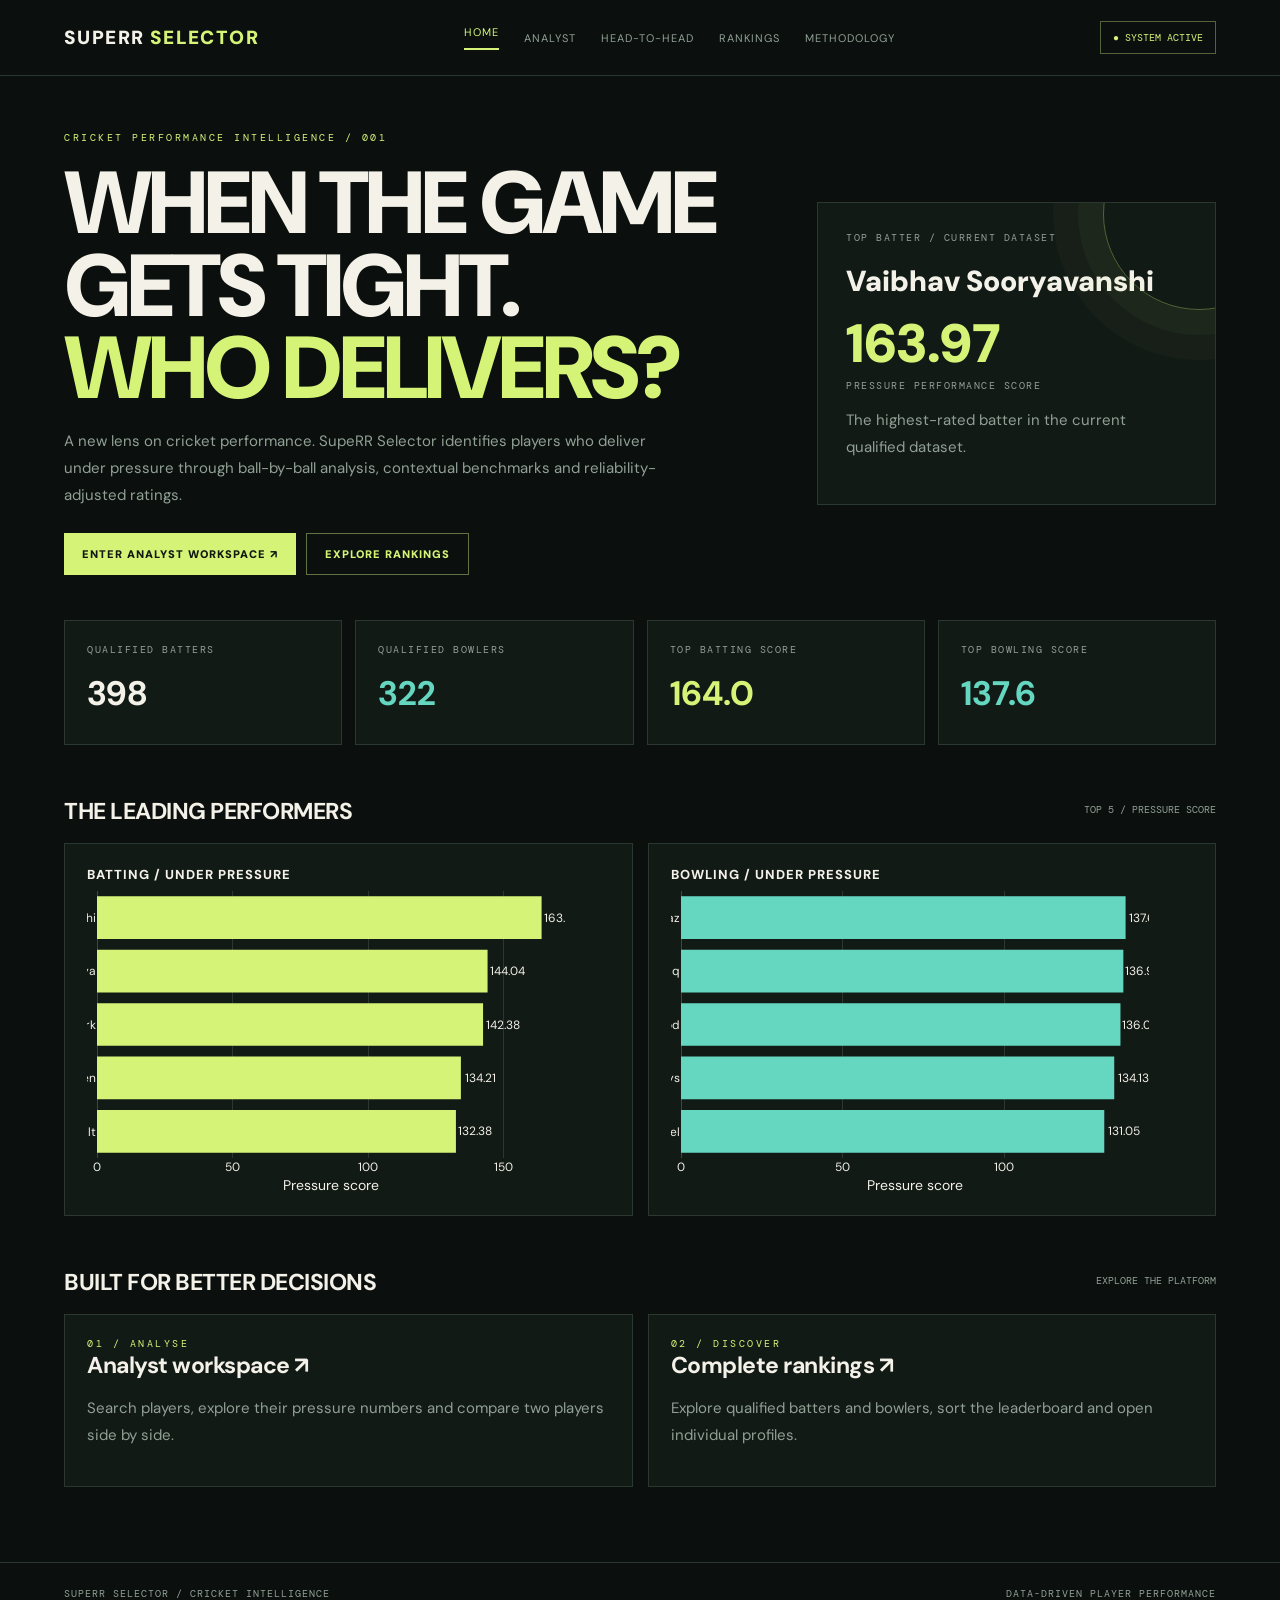
<file: index.html>
<!DOCTYPE html>
<html lang="en"><head><meta charset="UTF-8">
<meta name="viewport" content="width=device-width, initial-scale=1.0">
<title>Home | SupeRR Selector</title>
<link rel="stylesheet" href="assets/style.css">
<script src="assets/data.js"></script>
<script src="assets/app.js" defer></script>
<script src="https://cdn.plot.ly/plotly-2.35.2.min.js"></script>
</head><body>
<header class="navbar">
<a class="logo" href="index.html">SUPERR <span>SELECTOR</span></a>
<nav class="navlinks">
<a href="index.html" data-nav="home">HOME</a>
<a href="analyst.html" data-nav="analyst">ANALYST</a>
<a href="head-to-head.html" data-nav="head-to-head">HEAD-TO-HEAD</a>
<a href="rankings.html" data-nav="rankings">RANKINGS</a>
<a href="methodology.html" data-nav="methodology">METHODOLOGY</a>
</nav><div class="live">● SYSTEM ACTIVE</div>
</header>
<main class="wrap">
<div class="hero">
 <div><div class="kicker">Cricket performance intelligence / 001</div>
 <h1>WHEN THE GAME<br>GETS TIGHT.<br><em>WHO DELIVERS?</em></h1>
 <p class="lead">A new lens on cricket performance. SupeRR Selector
 identifies players who deliver under pressure through ball-by-ball
 analysis, contextual benchmarks and reliability-adjusted ratings.</p>
 <div class="actions">
  <a class="btn" href="analyst.html">ENTER ANALYST WORKSPACE ↗</a>
  <a class="btn secondary" href="rankings.html">EXPLORE RANKINGS</a>
 </div></div>
 <div class="feature"><div class="small-label">TOP BATTER / CURRENT DATASET</div>
 <div class="name">Vaibhav Sooryavanshi</div>
 <div class="number">163.97</div>
 <div class="small-label">PRESSURE PERFORMANCE SCORE</div>
 <p class="lead">The highest-rated batter in the current qualified dataset.</p>
 </div>
</div>
<div class="grid4">
 <div class="metric"><div class="small-label">QUALIFIED BATTERS</div><strong>398</strong></div>
 <div class="metric"><div class="small-label">QUALIFIED BOWLERS</div><strong class="teal">322</strong></div>
 <div class="metric"><div class="small-label">TOP BATTING SCORE</div><strong class="accent">164.0</strong></div>
 <div class="metric"><div class="small-label">TOP BOWLING SCORE</div><strong class="teal">137.6</strong></div>
</div>
<section class="section">
 <div class="section-head"><h2>THE LEADING PERFORMERS</h2>
 <p>TOP 5 / PRESSURE SCORE</p></div>
 <div class="cards">
  <div class="panel"><div class="panel-title">BATTING / UNDER PRESSURE</div>
   <div id="homeBatting" style="height:310px"></div></div>
  <div class="panel"><div class="panel-title">BOWLING / UNDER PRESSURE</div>
   <div id="homeBowling" style="height:310px"></div></div>
 </div>
</section>
<section class="section">
 <div class="section-head"><h2>BUILT FOR BETTER DECISIONS</h2><p>EXPLORE THE PLATFORM</p></div>
 <div class="cards">
  <a class="panel" href="analyst.html"><div class="kicker">01 / ANALYSE</div><h2>Analyst workspace ↗</h2><p class="lead">Search players, explore their pressure numbers and compare two players side by side.</p></a>
  <a class="panel" href="rankings.html"><div class="kicker">02 / DISCOVER</div><h2>Complete rankings ↗</h2><p class="lead">Explore qualified batters and bowlers, sort the leaderboard and open individual profiles.</p></a>
 </div>
</section>
</main>
<footer class="footer"><span>SUPERR SELECTOR / CRICKET INTELLIGENCE</span>
<span>DATA-DRIVEN PLAYER PERFORMANCE</span></footer>
<script>document.querySelectorAll('[data-nav]').forEach(a=>{
if(a.dataset.nav==='home')a.classList.add('active')});</script>
</body></html>
</file>
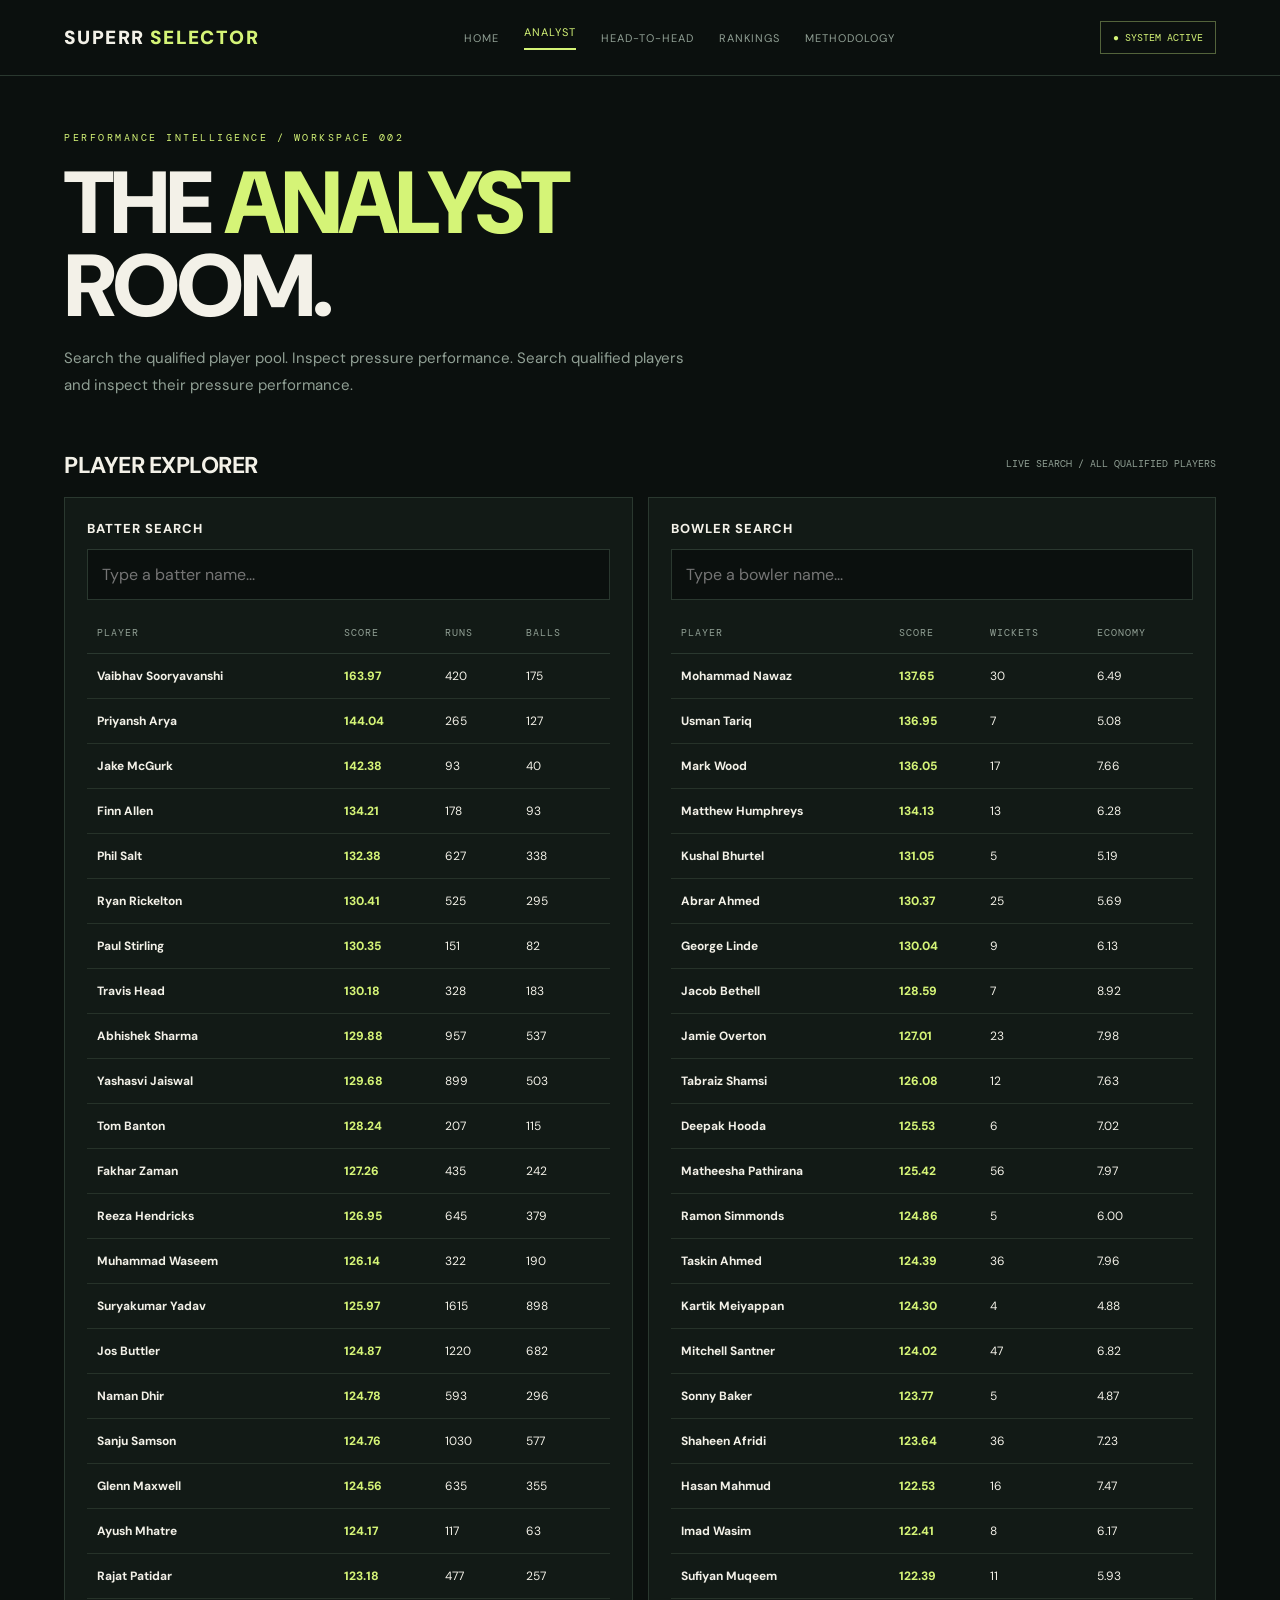
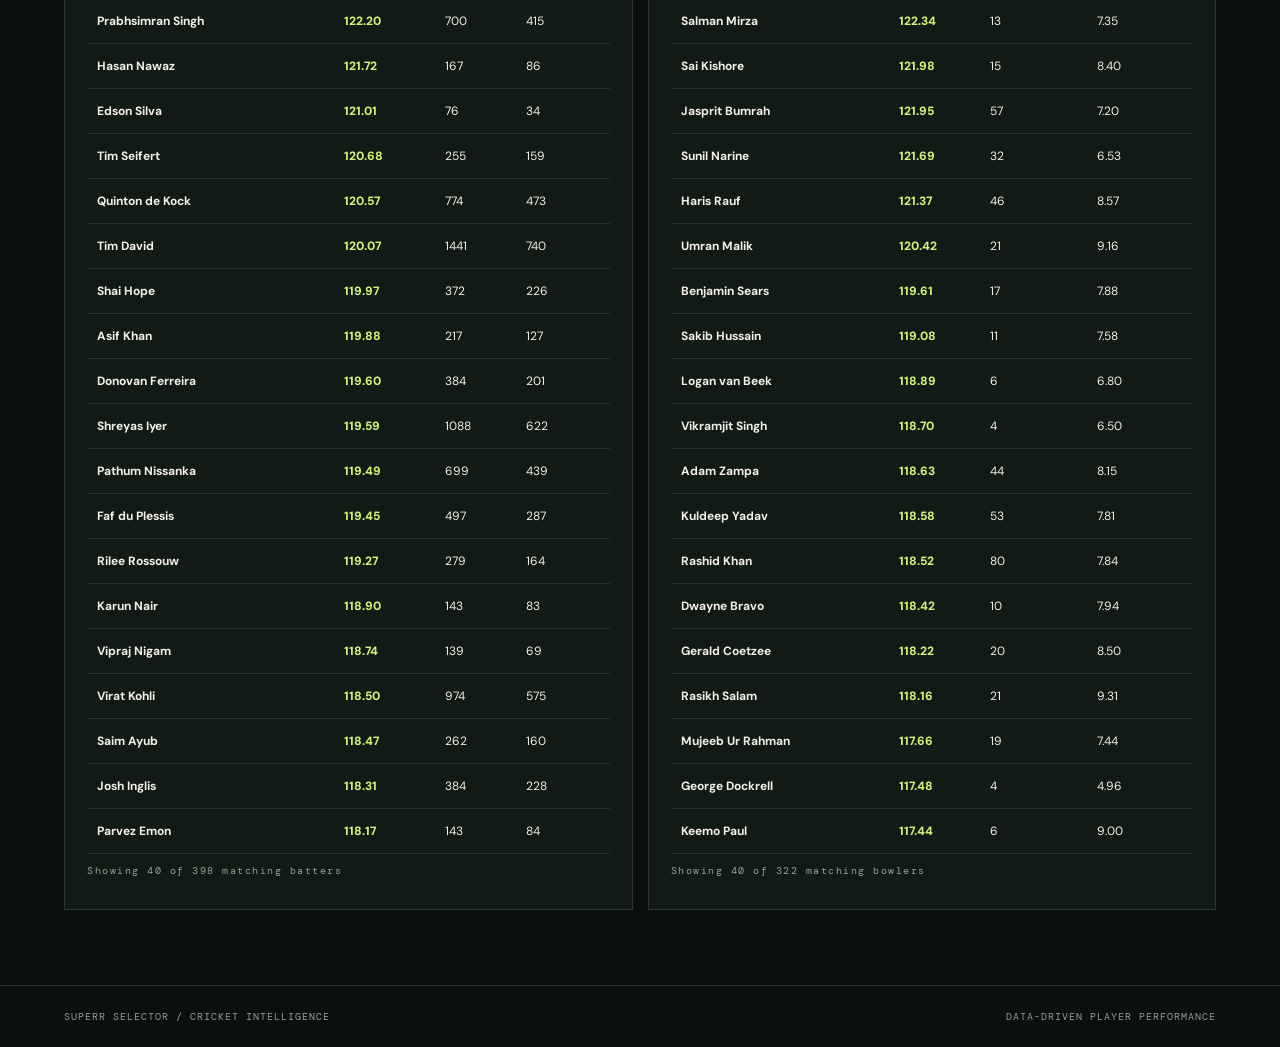
<file: analyst.html>
<!DOCTYPE html>
<html lang="en"><head><meta charset="UTF-8">
<meta name="viewport" content="width=device-width, initial-scale=1.0">
<title>Analyst Workspace | SupeRR Selector</title>
<link rel="stylesheet" href="assets/style.css">
<script src="assets/data.js"></script>
<script src="assets/app.js" defer></script>
<script src="https://cdn.plot.ly/plotly-2.35.2.min.js"></script>
</head><body>
<header class="navbar">
<a class="logo" href="index.html">SUPERR <span>SELECTOR</span></a>
<nav class="navlinks">
<a href="index.html" data-nav="home">HOME</a>
<a href="analyst.html" data-nav="analyst">ANALYST</a>
<a href="head-to-head.html" data-nav="head-to-head">HEAD-TO-HEAD</a>
<a href="rankings.html" data-nav="rankings">RANKINGS</a>
<a href="methodology.html" data-nav="methodology">METHODOLOGY</a>
</nav><div class="live">● SYSTEM ACTIVE</div>
</header>
<main class="wrap">
<div class="kicker">Performance intelligence / Workspace 002</div>
<h1>THE <em>ANALYST</em><br>ROOM.</h1>
<p class="lead">Search the qualified player pool. Inspect pressure performance.
Search qualified players and inspect their pressure performance.</p>
<section class="section">
 <div class="section-head"><h2>PLAYER EXPLORER</h2><p>LIVE SEARCH / ALL QUALIFIED PLAYERS</p></div>
 <div class="cards">
  <div class="panel"><div class="panel-title">BATTER SEARCH</div>
   <input class="search" id="bSearch" placeholder="Type a batter name...">
   <div class="tablebox"><table><thead><tr><th>PLAYER</th><th>SCORE</th><th>RUNS</th><th>BALLS</th></tr></thead><tbody id="bResults"></tbody></table></div>
   <p class="small-label" id="bCount"></p>
  </div>
  <div class="panel"><div class="panel-title">BOWLER SEARCH</div>
   <input class="search" id="wSearch" placeholder="Type a bowler name...">
   <div class="tablebox"><table><thead><tr><th>PLAYER</th><th>SCORE</th><th>WICKETS</th><th>ECONOMY</th></tr></thead><tbody id="wResults"></tbody></table></div>
   <p class="small-label" id="wCount"></p>
  </div>
 </div>
</section>

</main>
<footer class="footer"><span>SUPERR SELECTOR / CRICKET INTELLIGENCE</span>
<span>DATA-DRIVEN PLAYER PERFORMANCE</span></footer>
<script>document.querySelectorAll('[data-nav]').forEach(a=>{
if(a.dataset.nav==='analyst')a.classList.add('active')});</script>
</body></html>
</file>
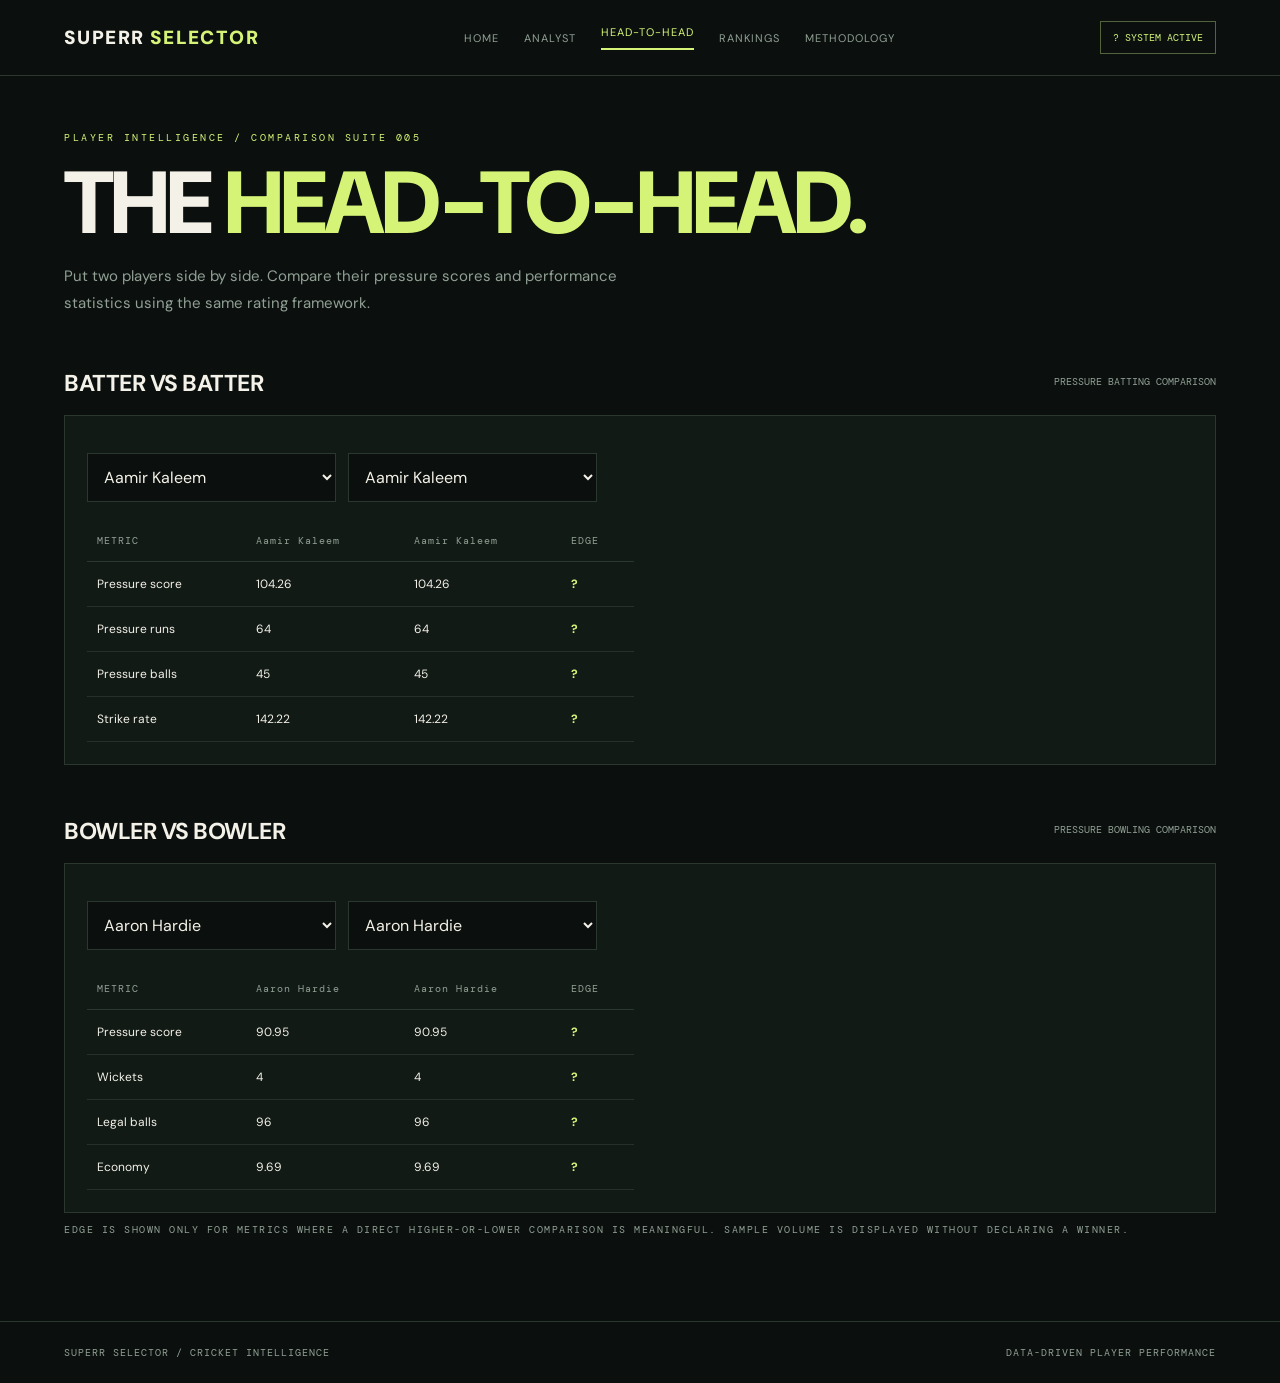
<file: head-to-head.html>
<!DOCTYPE html>
<html lang="en">
<head>
<meta charset="UTF-8">
<meta name="viewport" content="width=device-width, initial-scale=1.0">
<title>Head-to-Head | SupeRR Selector</title>
<link rel="stylesheet" href="assets/style.css">
<script src="assets/data.js"></script>
<script src="assets/app.js" defer></script>
</head>
<body>
<header class="navbar">
<a class="logo" href="index.html">SUPERR <span>SELECTOR</span></a>
<nav class="navlinks">
<a href="index.html" data-nav="home">HOME</a>
<a href="analyst.html" data-nav="analyst">ANALYST</a>
<a href="head-to-head.html" data-nav="head-to-head">HEAD-TO-HEAD</a>
<a href="rankings.html" data-nav="rankings">RANKINGS</a>
<a href="methodology.html" data-nav="methodology">METHODOLOGY</a>
</nav>
<div class="live">? SYSTEM ACTIVE</div>
</header>
<main class="wrap">
<div class="kicker">Player intelligence / Comparison suite 005</div>
<h1>THE <em>HEAD-TO-HEAD.</em></h1>
<p class="lead">Put two players side by side. Compare their pressure scores and performance statistics using the same rating framework.</p>

<section class="section">
<div class="section-head"><h2>BATTER VS BATTER</h2><p>PRESSURE BATTING COMPARISON</p></div>
<div class="panel">
<div class="controls">
<select id="bA" aria-label="First batter"></select>
<select id="bB" aria-label="Second batter"></select>
</div>
<div class="compare" id="bCompare"></div>
</div>
</section>

<section class="section">
<div class="section-head"><h2>BOWLER VS BOWLER</h2><p>PRESSURE BOWLING COMPARISON</p></div>
<div class="panel">
<div class="controls">
<select id="wA" aria-label="First bowler"></select>
<select id="wB" aria-label="Second bowler"></select>
</div>
<div class="compare" id="wCompare"></div>
</div>
</section>
<p class="small-label">EDGE IS SHOWN ONLY FOR METRICS WHERE A DIRECT HIGHER-OR-LOWER COMPARISON IS MEANINGFUL. SAMPLE VOLUME IS DISPLAYED WITHOUT DECLARING A WINNER.</p>
</main>
<footer class="footer"><span>SUPERR SELECTOR / CRICKET INTELLIGENCE</span>
<span>DATA-DRIVEN PLAYER PERFORMANCE</span></footer>
<script>
document.querySelectorAll('[data-nav]').forEach(a=>{
if(a.dataset.nav==='head-to-head')a.classList.add('active')});
</script>
</body>
</html>
</file>
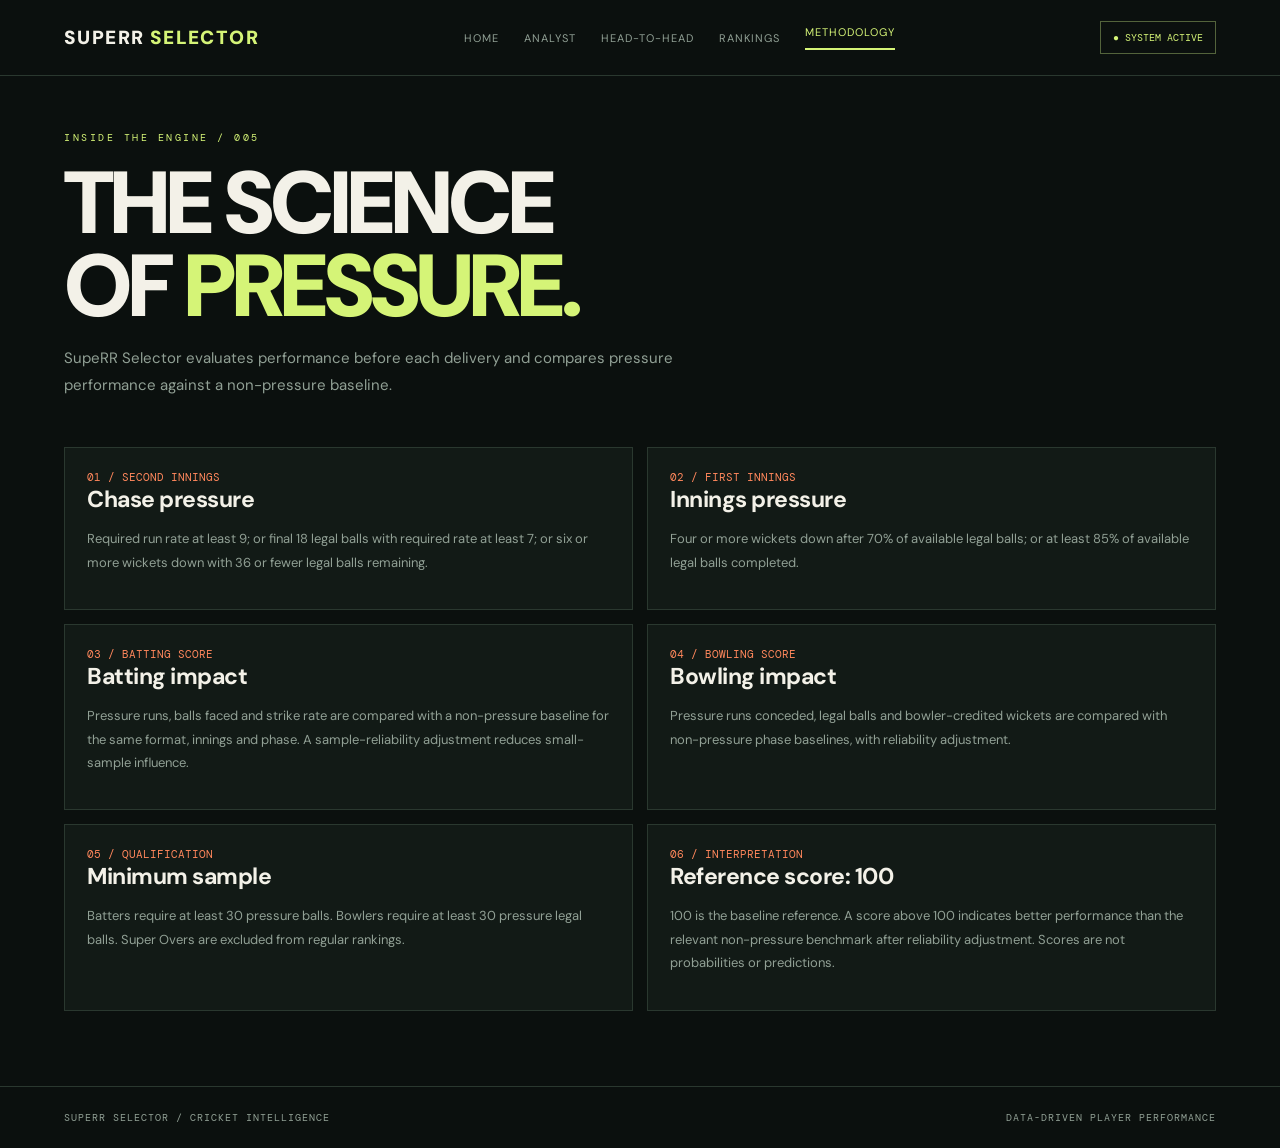
<file: methodology.html>
<!DOCTYPE html>
<html lang="en"><head><meta charset="UTF-8">
<meta name="viewport" content="width=device-width, initial-scale=1.0">
<title>Methodology | SupeRR Selector</title>
<link rel="stylesheet" href="assets/style.css">
<script src="assets/data.js"></script>
<script src="assets/app.js" defer></script>
<script src="https://cdn.plot.ly/plotly-2.35.2.min.js"></script>
</head><body>
<header class="navbar">
<a class="logo" href="index.html">SUPERR <span>SELECTOR</span></a>
<nav class="navlinks">
<a href="index.html" data-nav="home">HOME</a>
<a href="analyst.html" data-nav="analyst">ANALYST</a>
<a href="head-to-head.html" data-nav="head-to-head">HEAD-TO-HEAD</a>
<a href="rankings.html" data-nav="rankings">RANKINGS</a>
<a href="methodology.html" data-nav="methodology">METHODOLOGY</a>
</nav><div class="live">● SYSTEM ACTIVE</div>
</header>
<main class="wrap">
<div class="kicker">Inside the engine / 005</div>
<h1>THE SCIENCE<br>OF <em>PRESSURE.</em></h1>
<p class="lead">SupeRR Selector evaluates performance before each delivery
and compares pressure performance against a non-pressure baseline.</p>
<div class="section rulegrid">
 <div class="rule"><div class="index">01 / SECOND INNINGS</div><h2>Chase pressure</h2>
 <p>Required run rate at least 9; or final 18 legal balls with required rate
 at least 7; or six or more wickets down with 36 or fewer legal balls remaining.</p></div>
 <div class="rule"><div class="index">02 / FIRST INNINGS</div><h2>Innings pressure</h2>
 <p>Four or more wickets down after 70% of available legal balls; or at least
 85% of available legal balls completed.</p></div>
 <div class="rule"><div class="index">03 / BATTING SCORE</div><h2>Batting impact</h2>
 <p>Pressure runs, balls faced and strike rate are compared with a
 non-pressure baseline for the same format, innings and phase. A
 sample-reliability adjustment reduces small-sample influence.</p></div>
 <div class="rule"><div class="index">04 / BOWLING SCORE</div><h2>Bowling impact</h2>
 <p>Pressure runs conceded, legal balls and bowler-credited wickets are
 compared with non-pressure phase baselines, with reliability adjustment.</p></div>
 <div class="rule"><div class="index">05 / QUALIFICATION</div><h2>Minimum sample</h2>
 <p>Batters require at least 30 pressure balls. Bowlers require at least
 30 pressure legal balls. Super Overs are excluded from regular rankings.</p></div>
 <div class="rule"><div class="index">06 / INTERPRETATION</div><h2>Reference score: 100</h2>
 <p>100 is the baseline reference. A score above 100 indicates better
 performance than the relevant non-pressure benchmark after reliability
 adjustment. Scores are not probabilities or predictions.</p></div>
</div>
</main>
<footer class="footer"><span>SUPERR SELECTOR / CRICKET INTELLIGENCE</span>
<span>DATA-DRIVEN PLAYER PERFORMANCE</span></footer>
<script>document.querySelectorAll('[data-nav]').forEach(a=>{
if(a.dataset.nav==='methodology')a.classList.add('active')});</script>
</body></html>
</file>
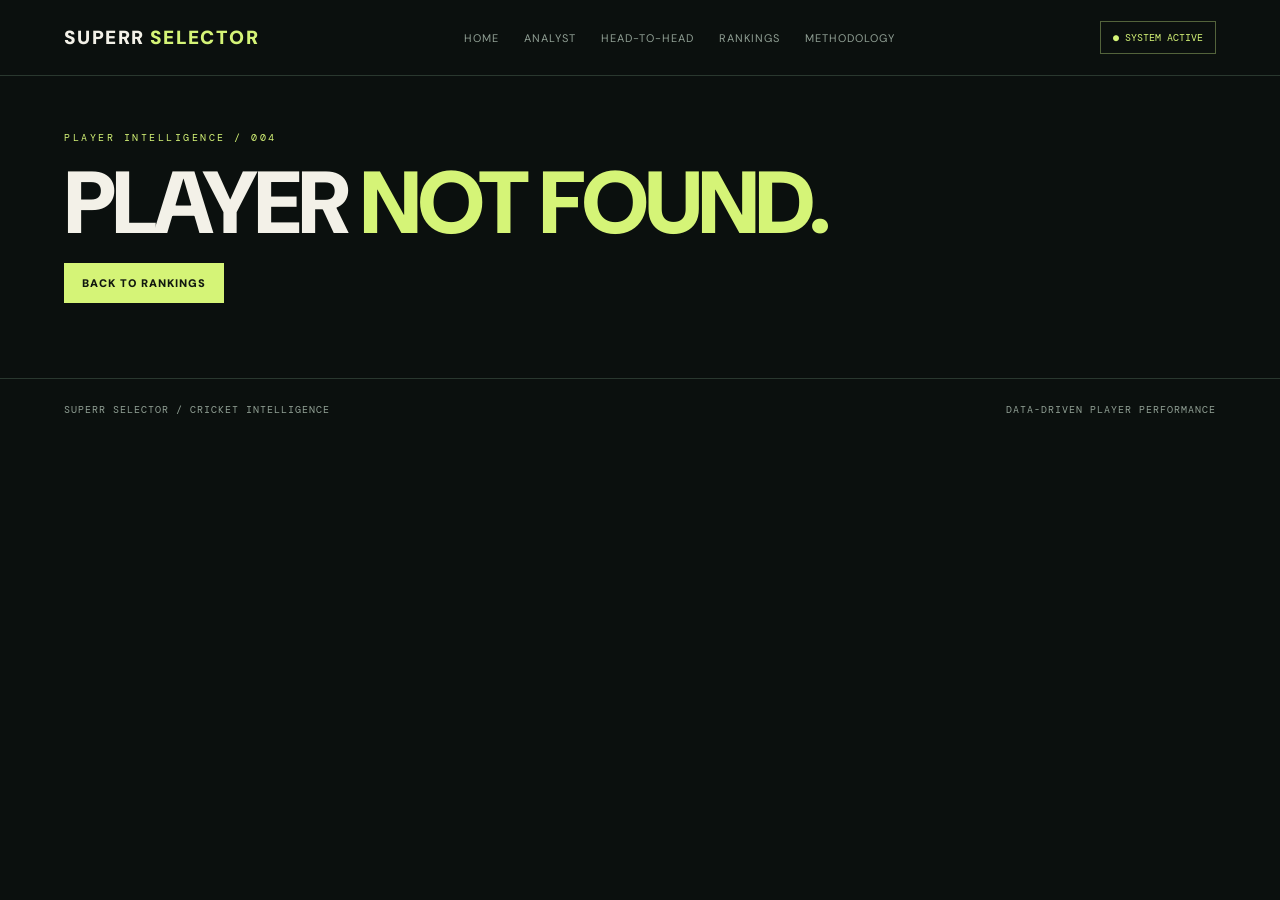
<file: profile.html>
<!DOCTYPE html>
<html lang="en"><head><meta charset="UTF-8">
<meta name="viewport" content="width=device-width, initial-scale=1.0">
<title>Player Profile | SupeRR Selector</title>
<link rel="stylesheet" href="assets/style.css">
<script src="assets/data.js"></script>
<script src="assets/app.js" defer></script>
<script src="https://cdn.plot.ly/plotly-2.35.2.min.js"></script>
</head><body>
<header class="navbar">
<a class="logo" href="index.html">SUPERR <span>SELECTOR</span></a>
<nav class="navlinks">
<a href="index.html" data-nav="home">HOME</a>
<a href="analyst.html" data-nav="analyst">ANALYST</a>
<a href="head-to-head.html" data-nav="head-to-head">HEAD-TO-HEAD</a>
<a href="rankings.html" data-nav="rankings">RANKINGS</a>
<a href="methodology.html" data-nav="methodology">METHODOLOGY</a>
</nav><div class="live">● SYSTEM ACTIVE</div>
</header>
<main class="wrap">
<div class="kicker">Player intelligence / 004</div>
<div id="profileContent"><h1>PLAYER <em>PROFILE.</em></h1>
<p class="lead">Select a player from the rankings to view their performance profile.</p></div>
</main>
<footer class="footer"><span>SUPERR SELECTOR / CRICKET INTELLIGENCE</span>
<span>DATA-DRIVEN PLAYER PERFORMANCE</span></footer>
<script>document.querySelectorAll('[data-nav]').forEach(a=>{
if(a.dataset.nav==='')a.classList.add('active')});</script>
</body></html>
</file>
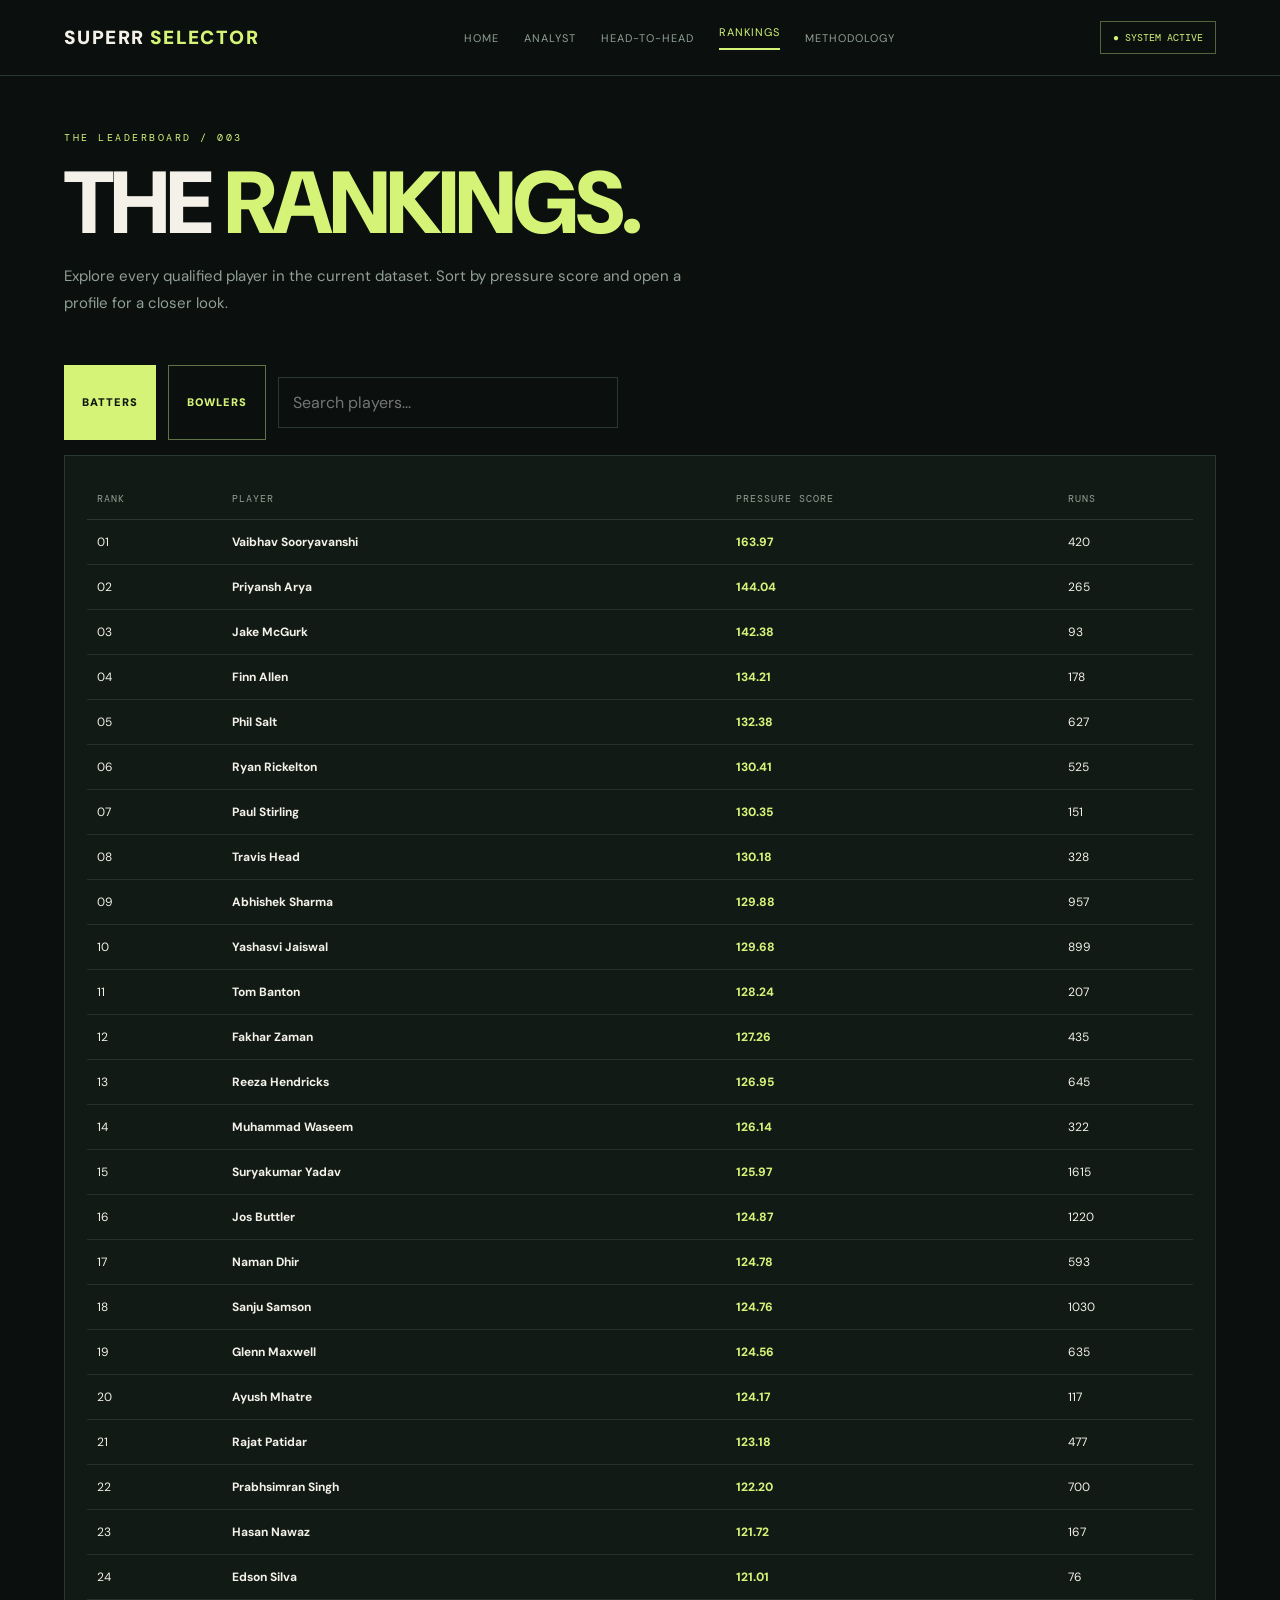
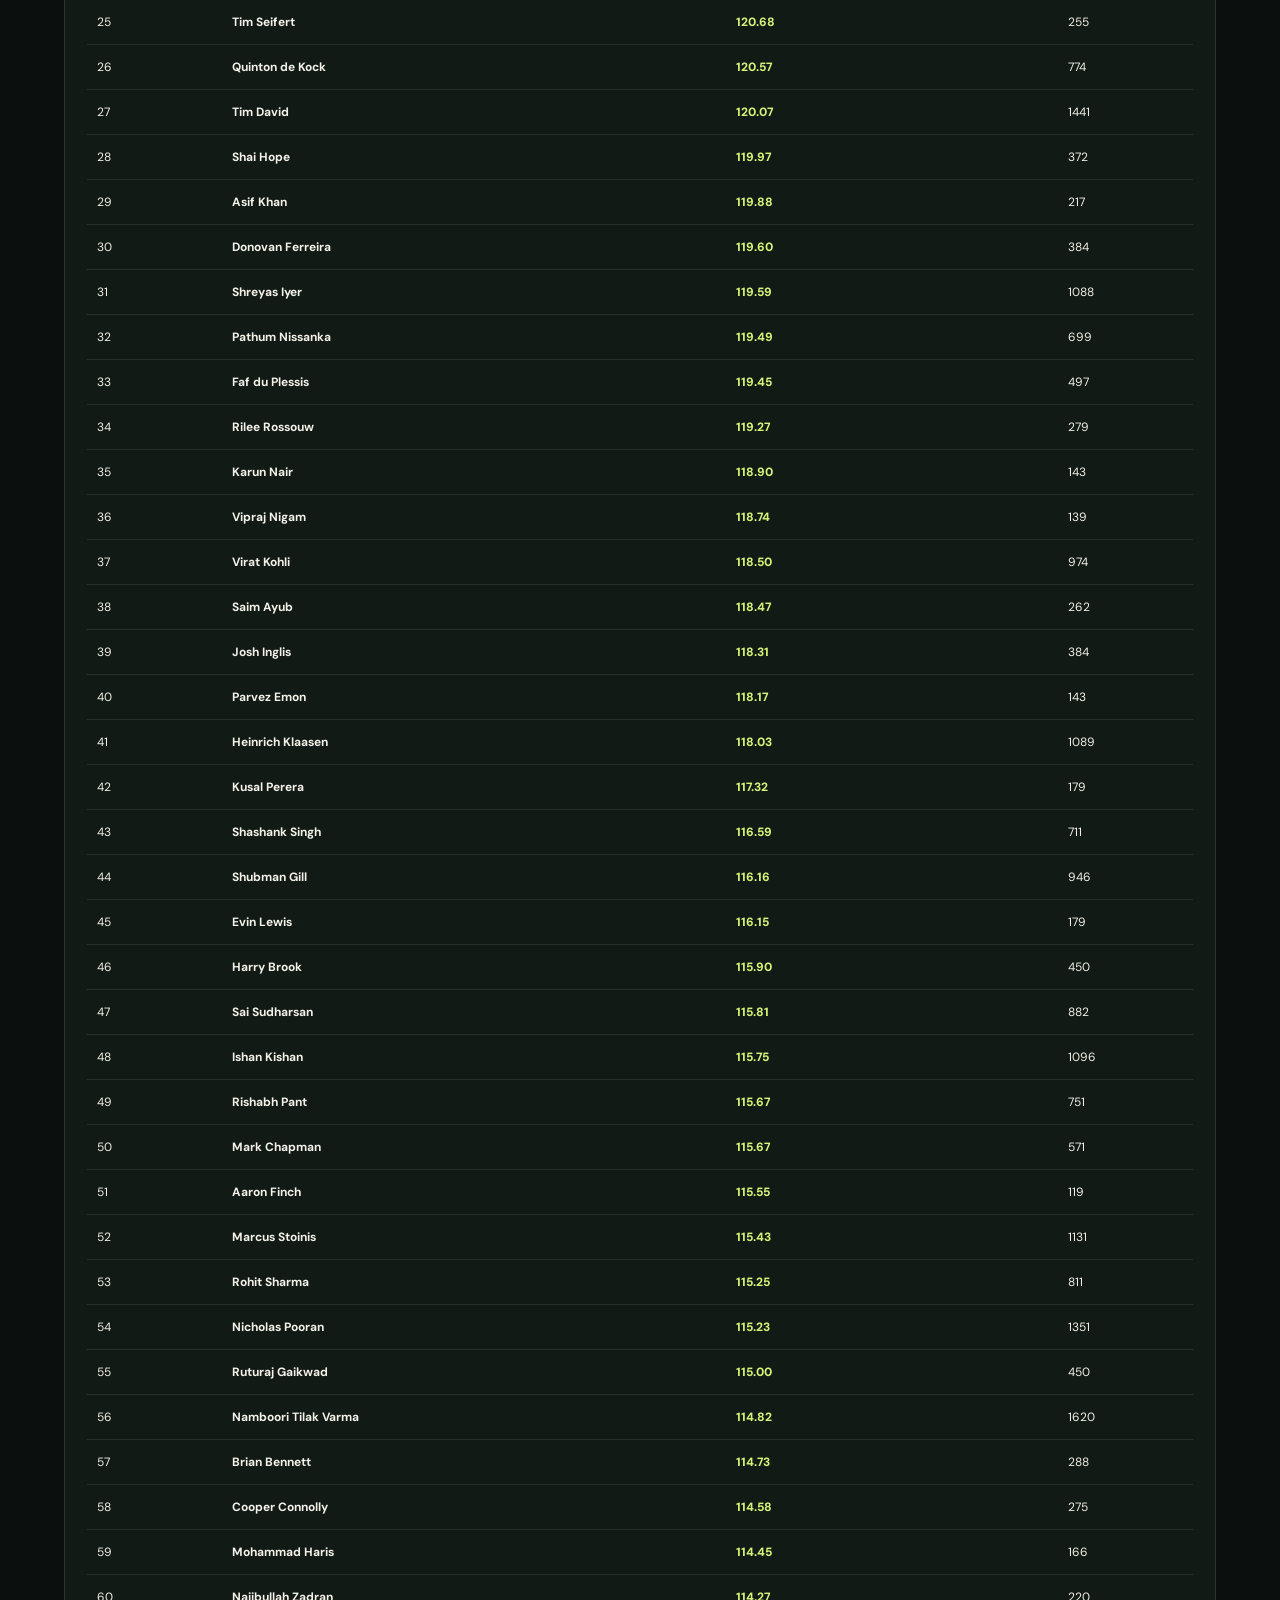
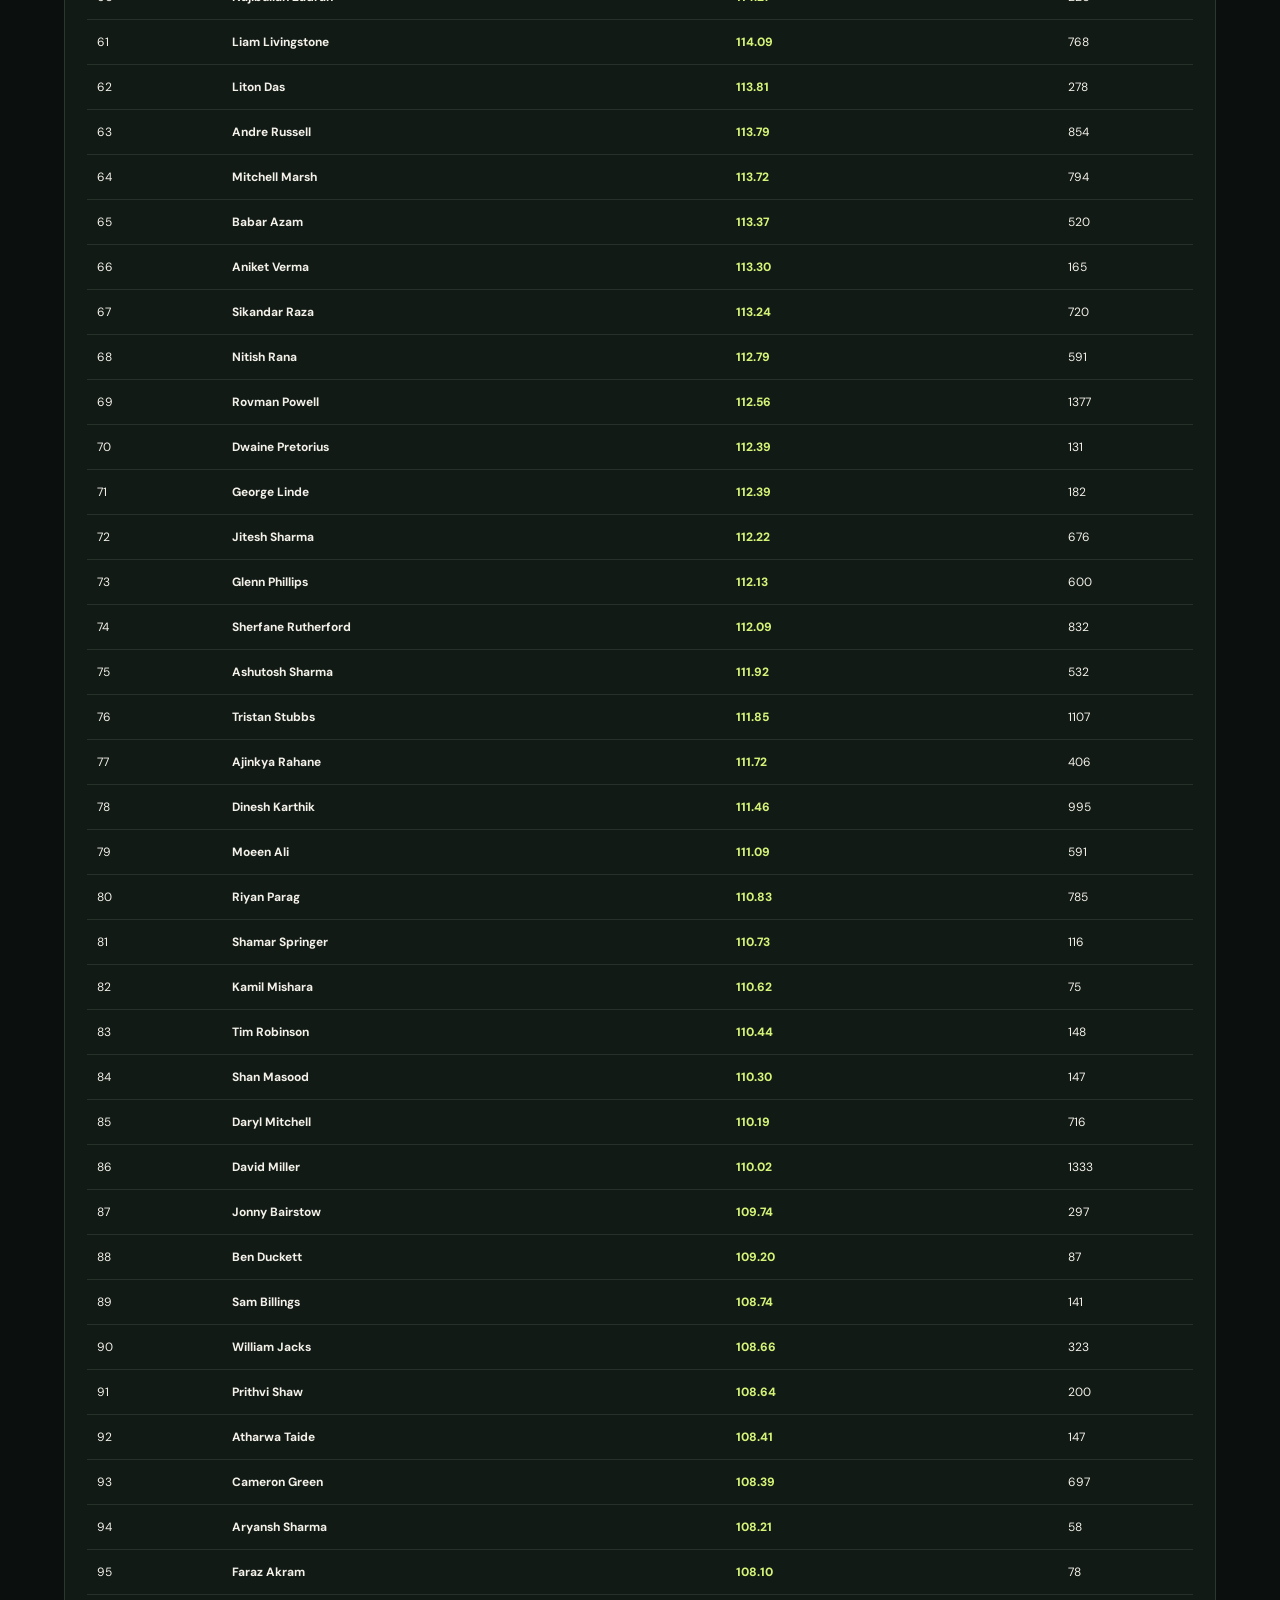
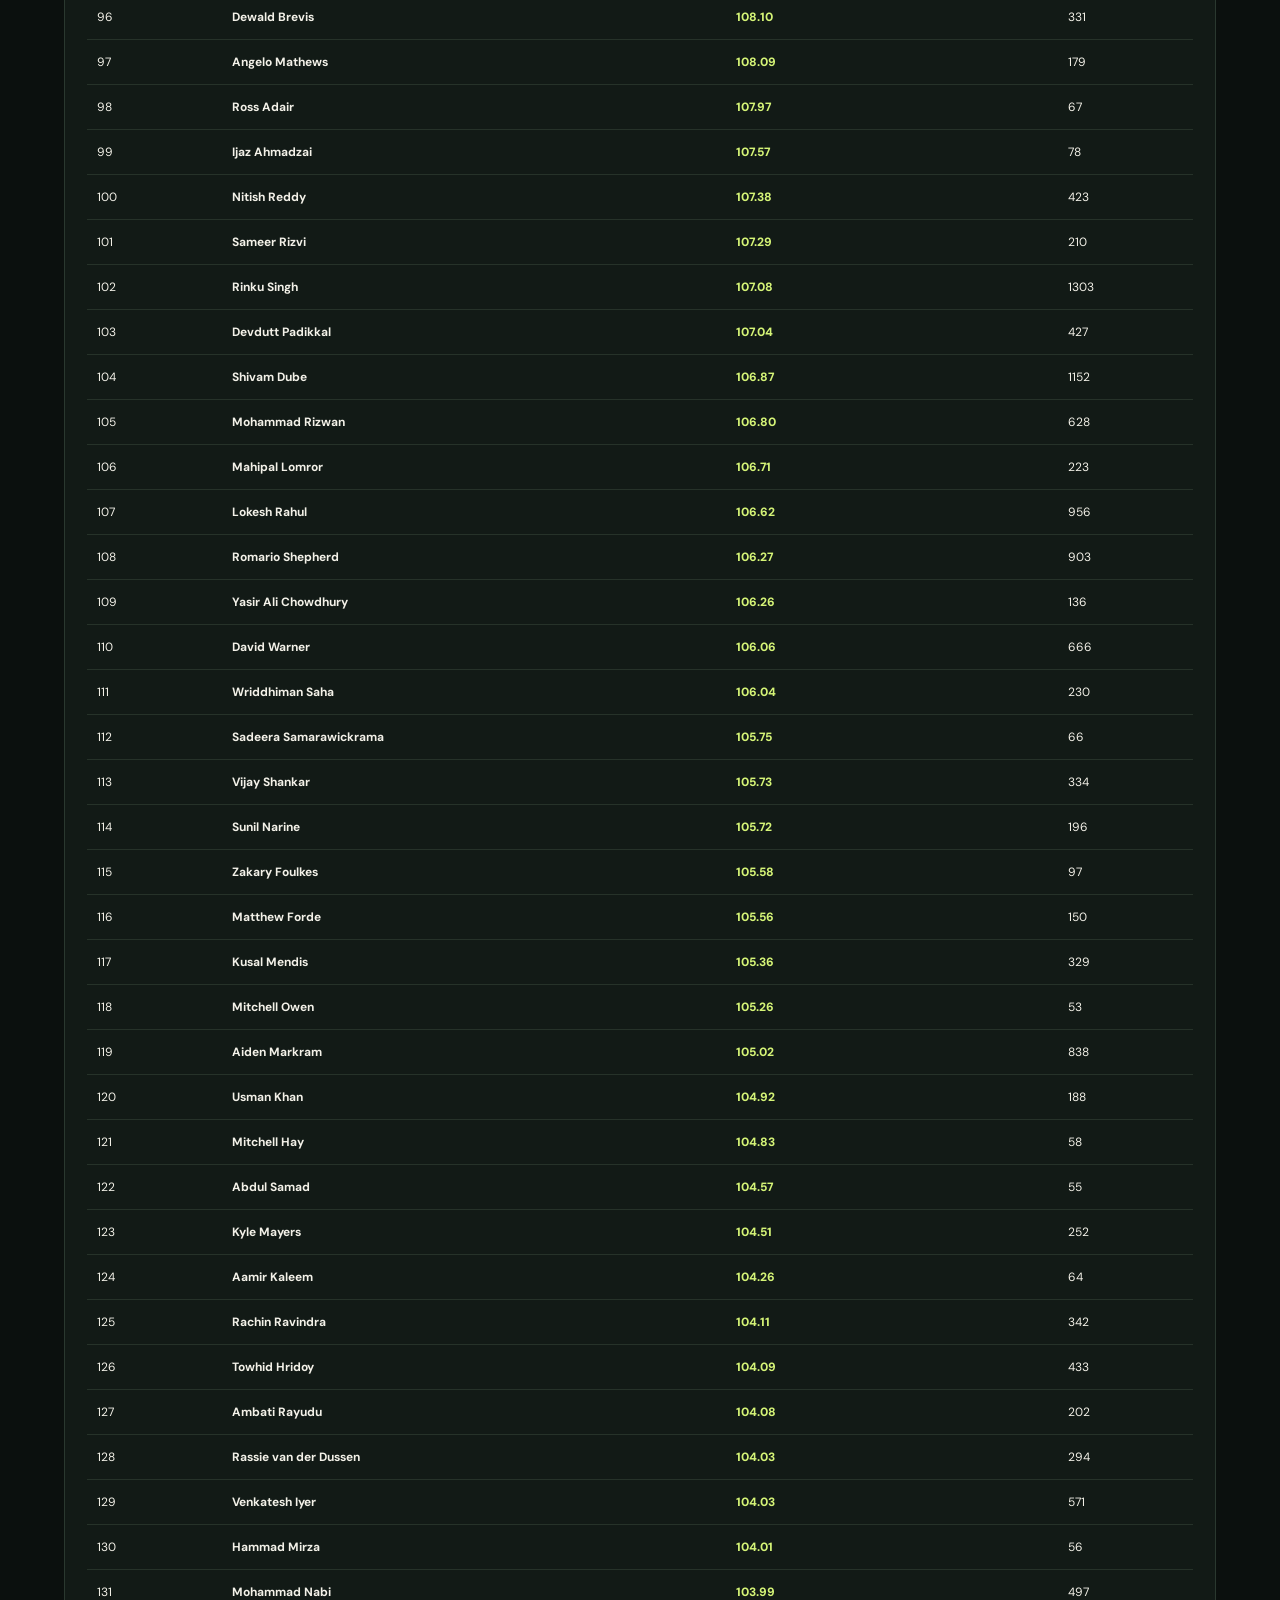
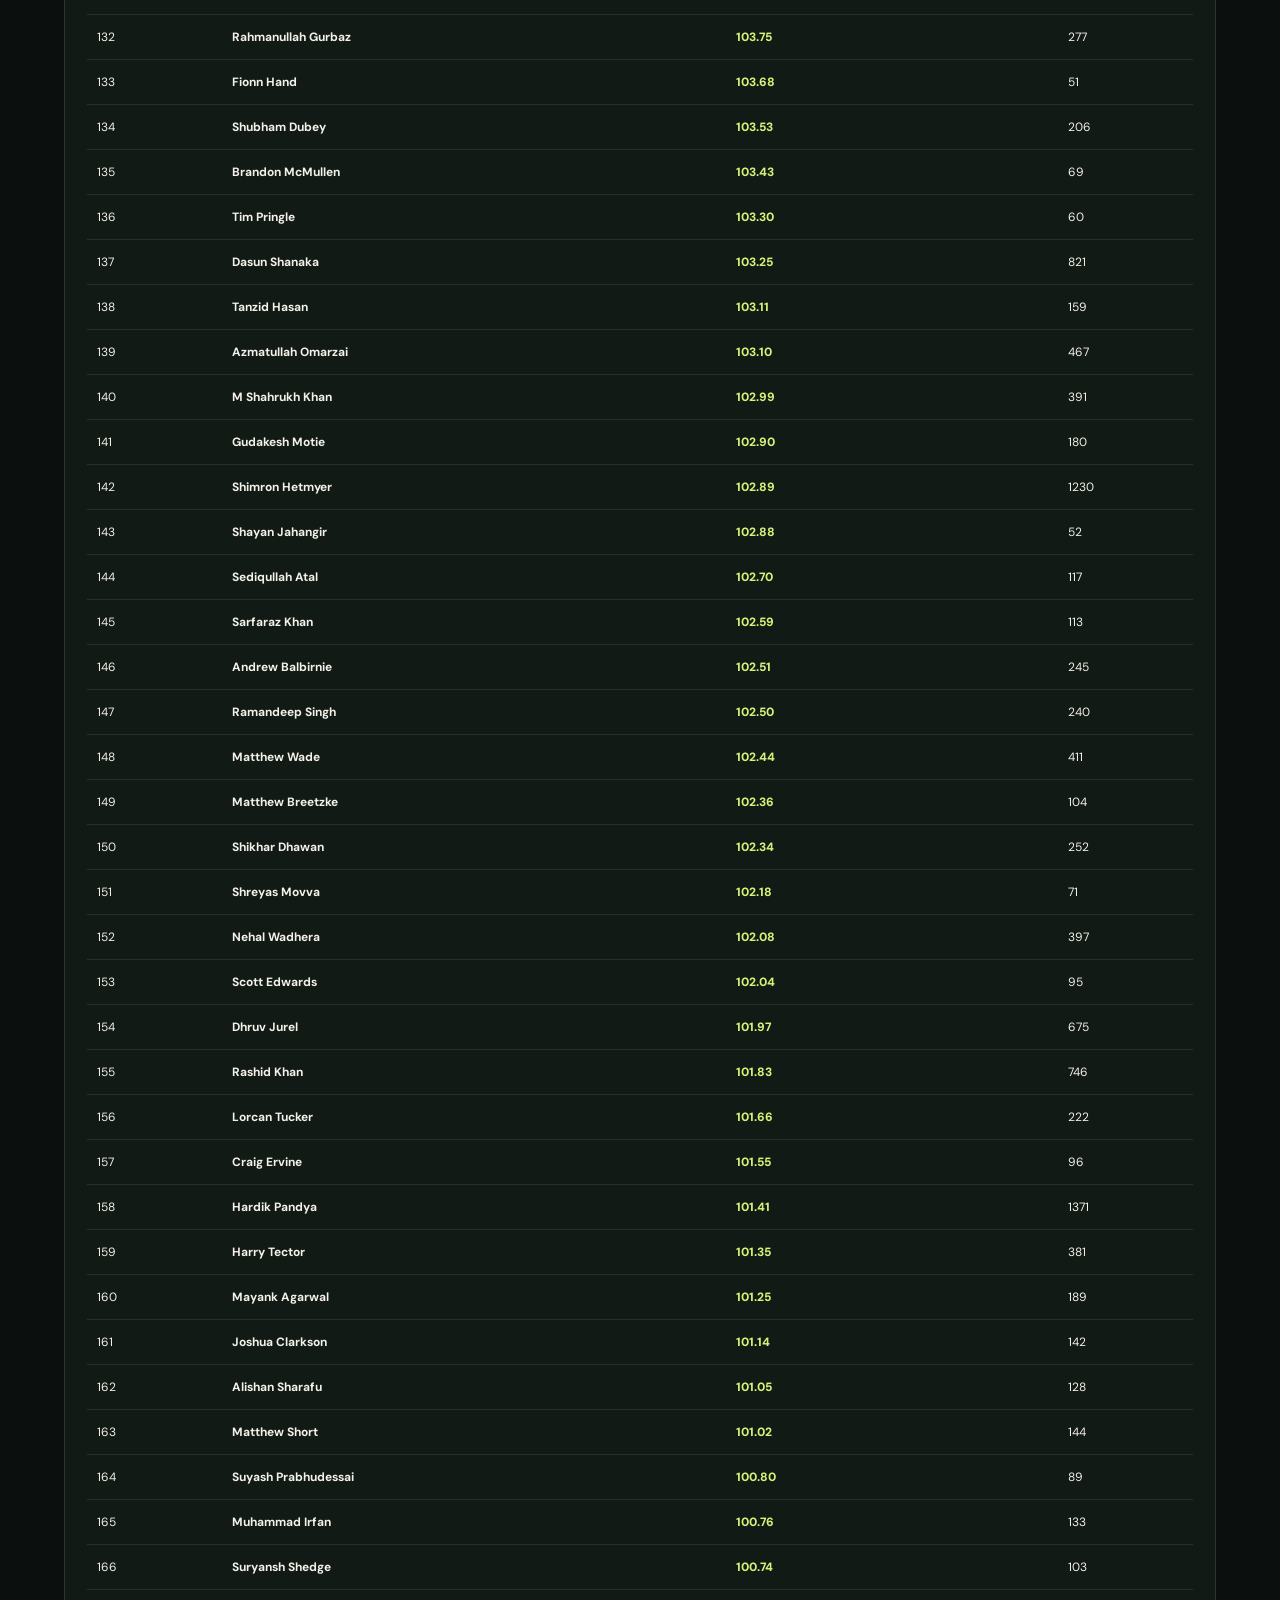
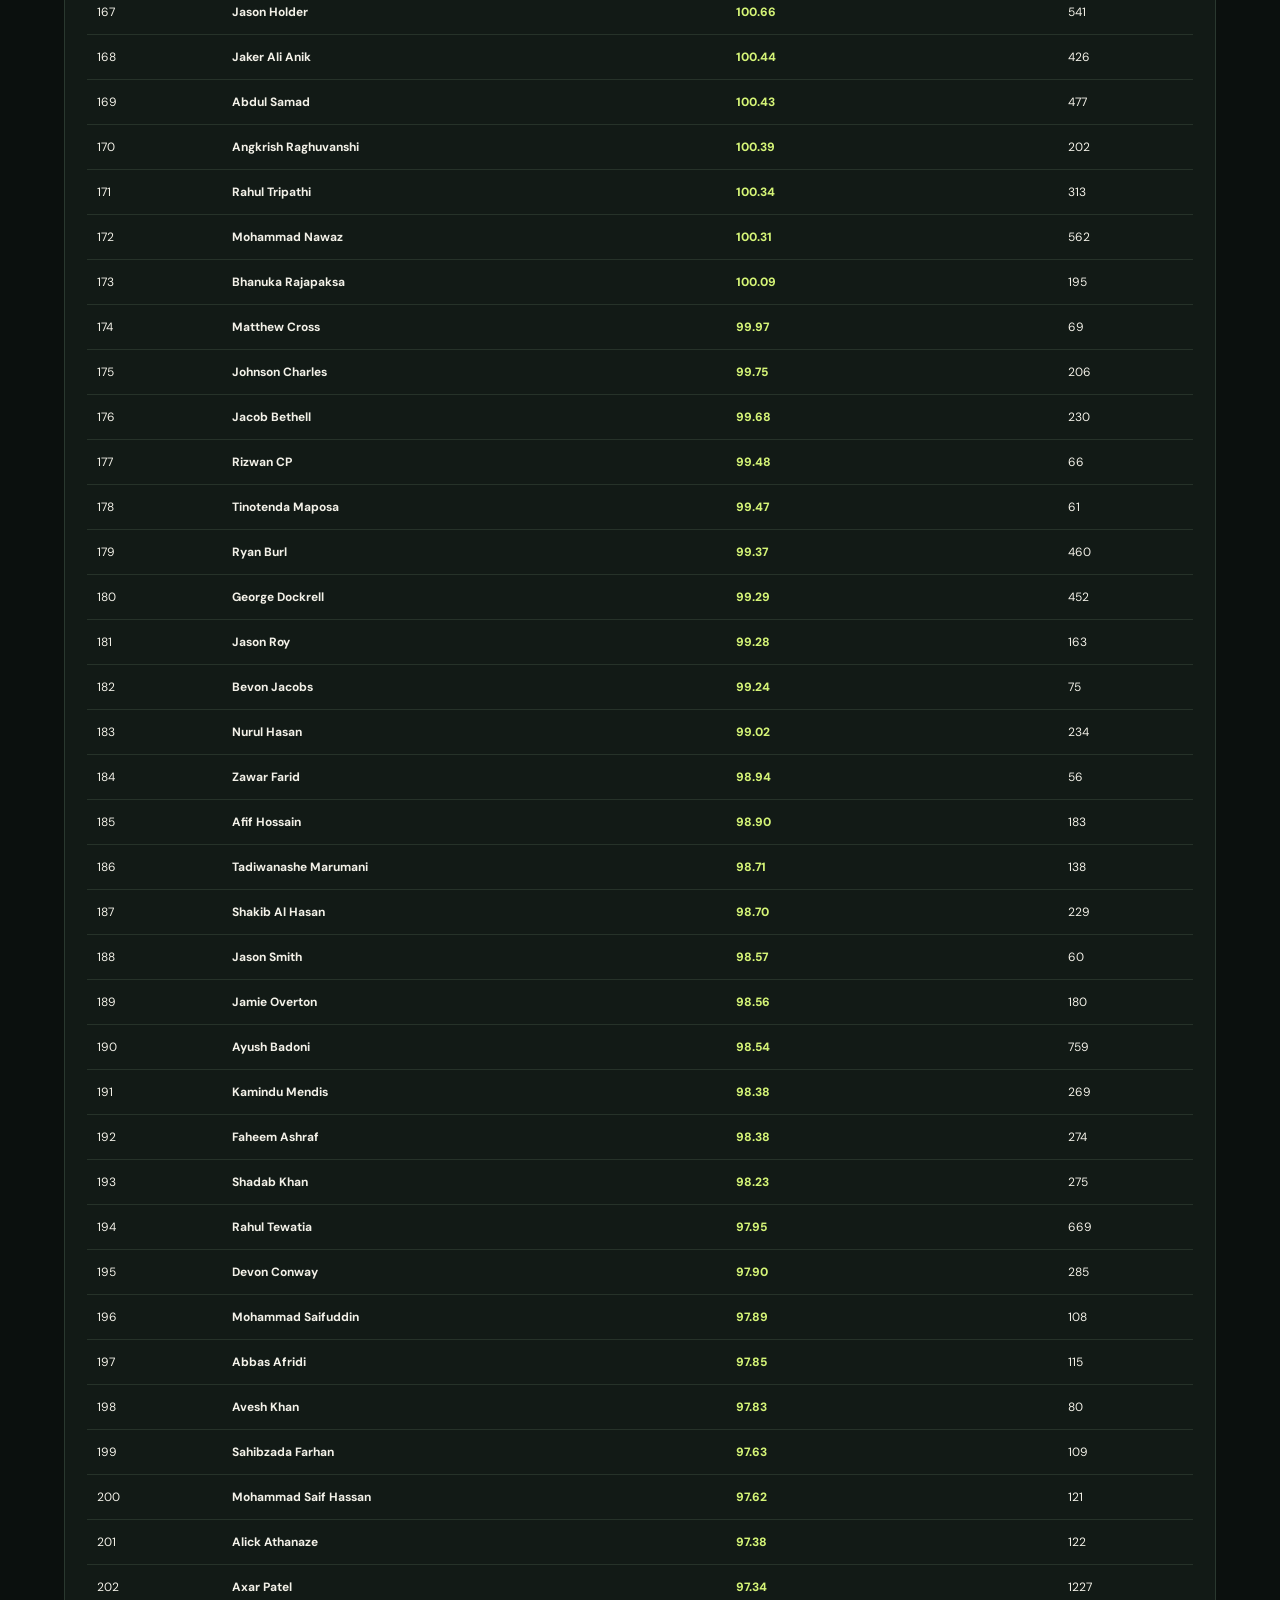
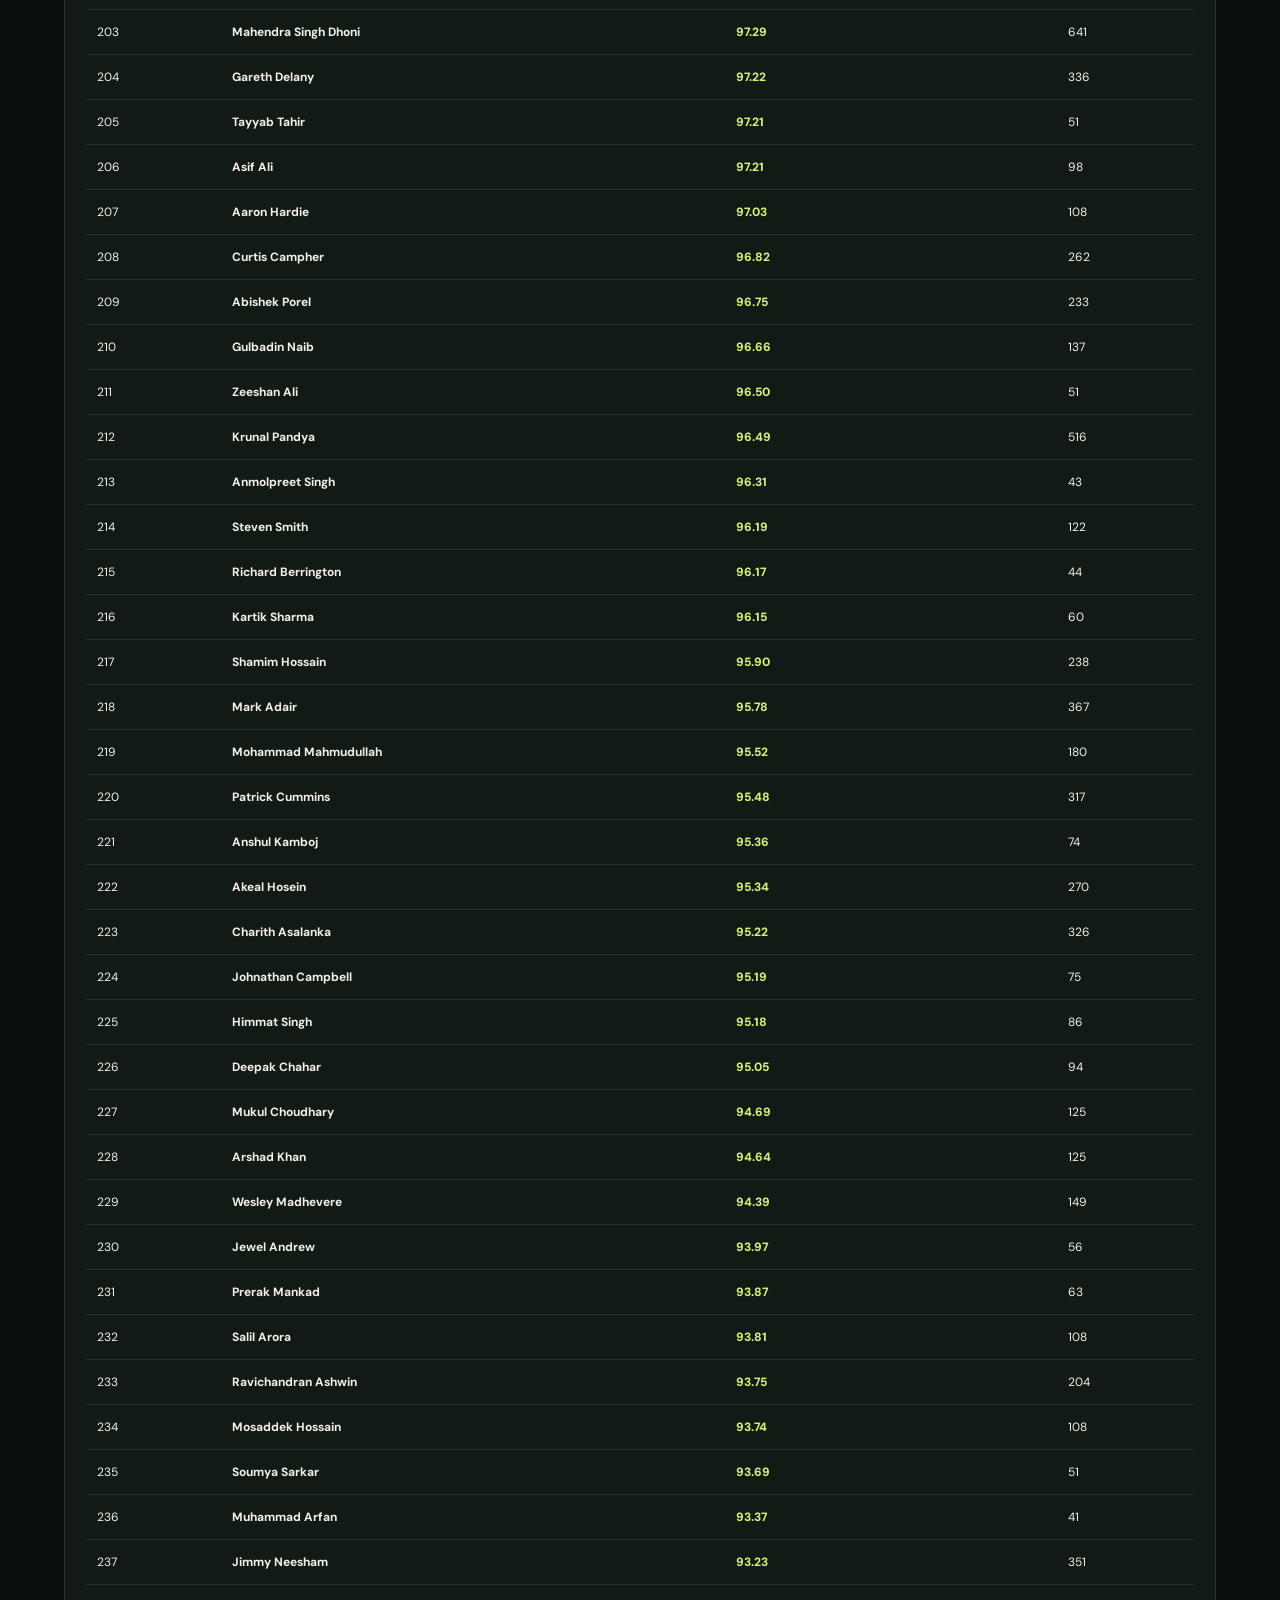
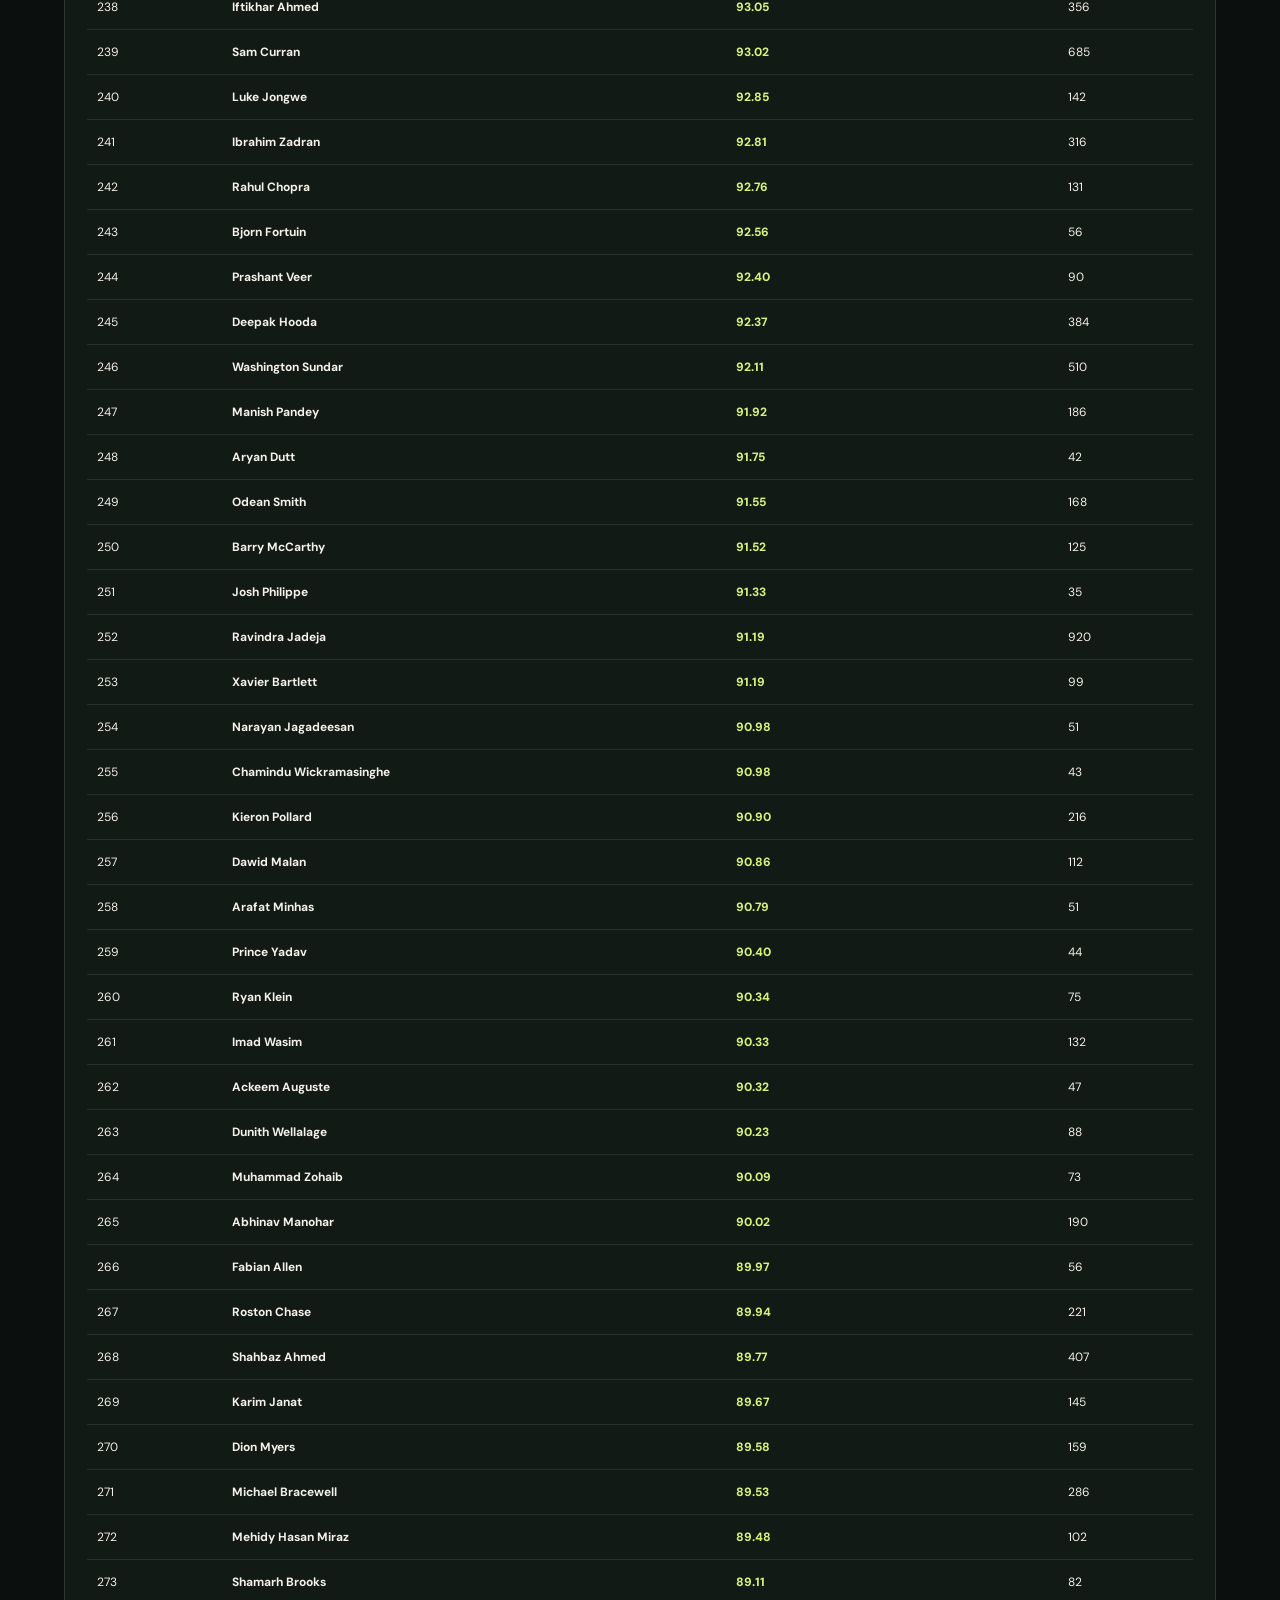
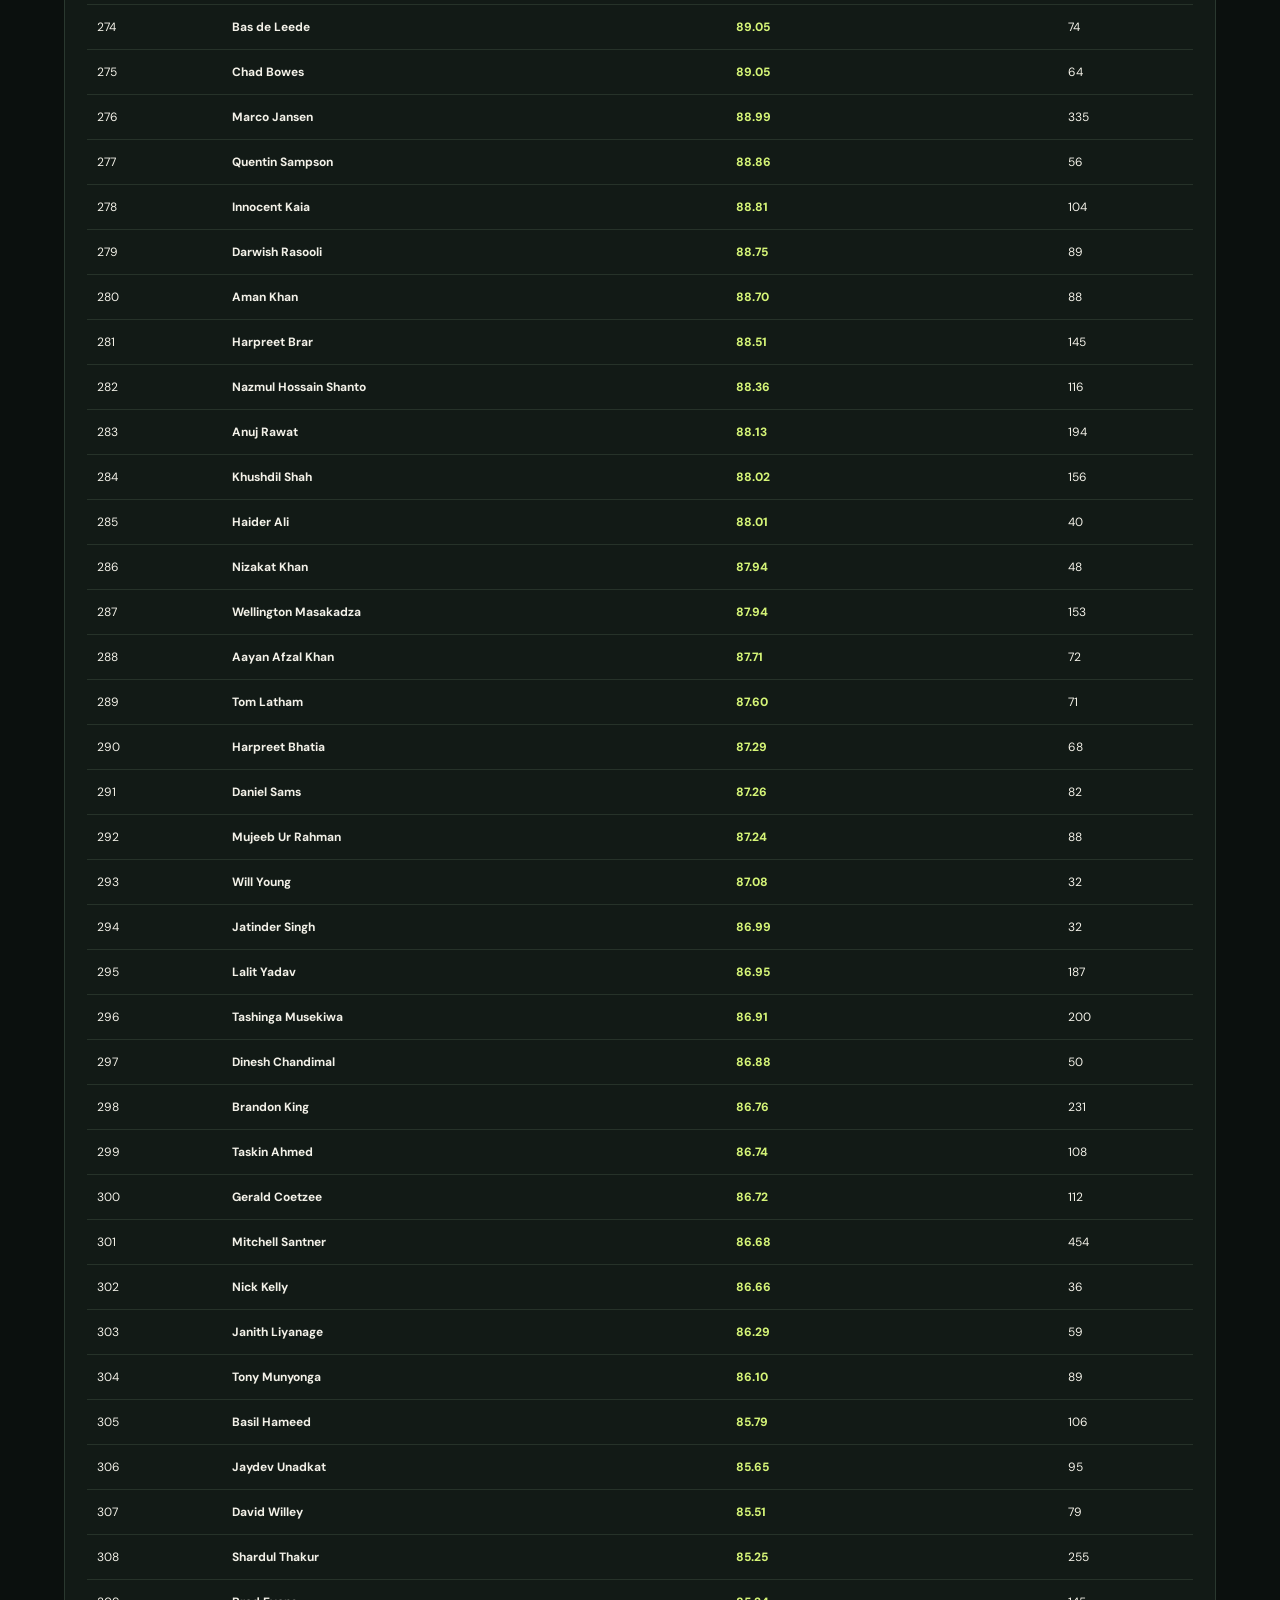
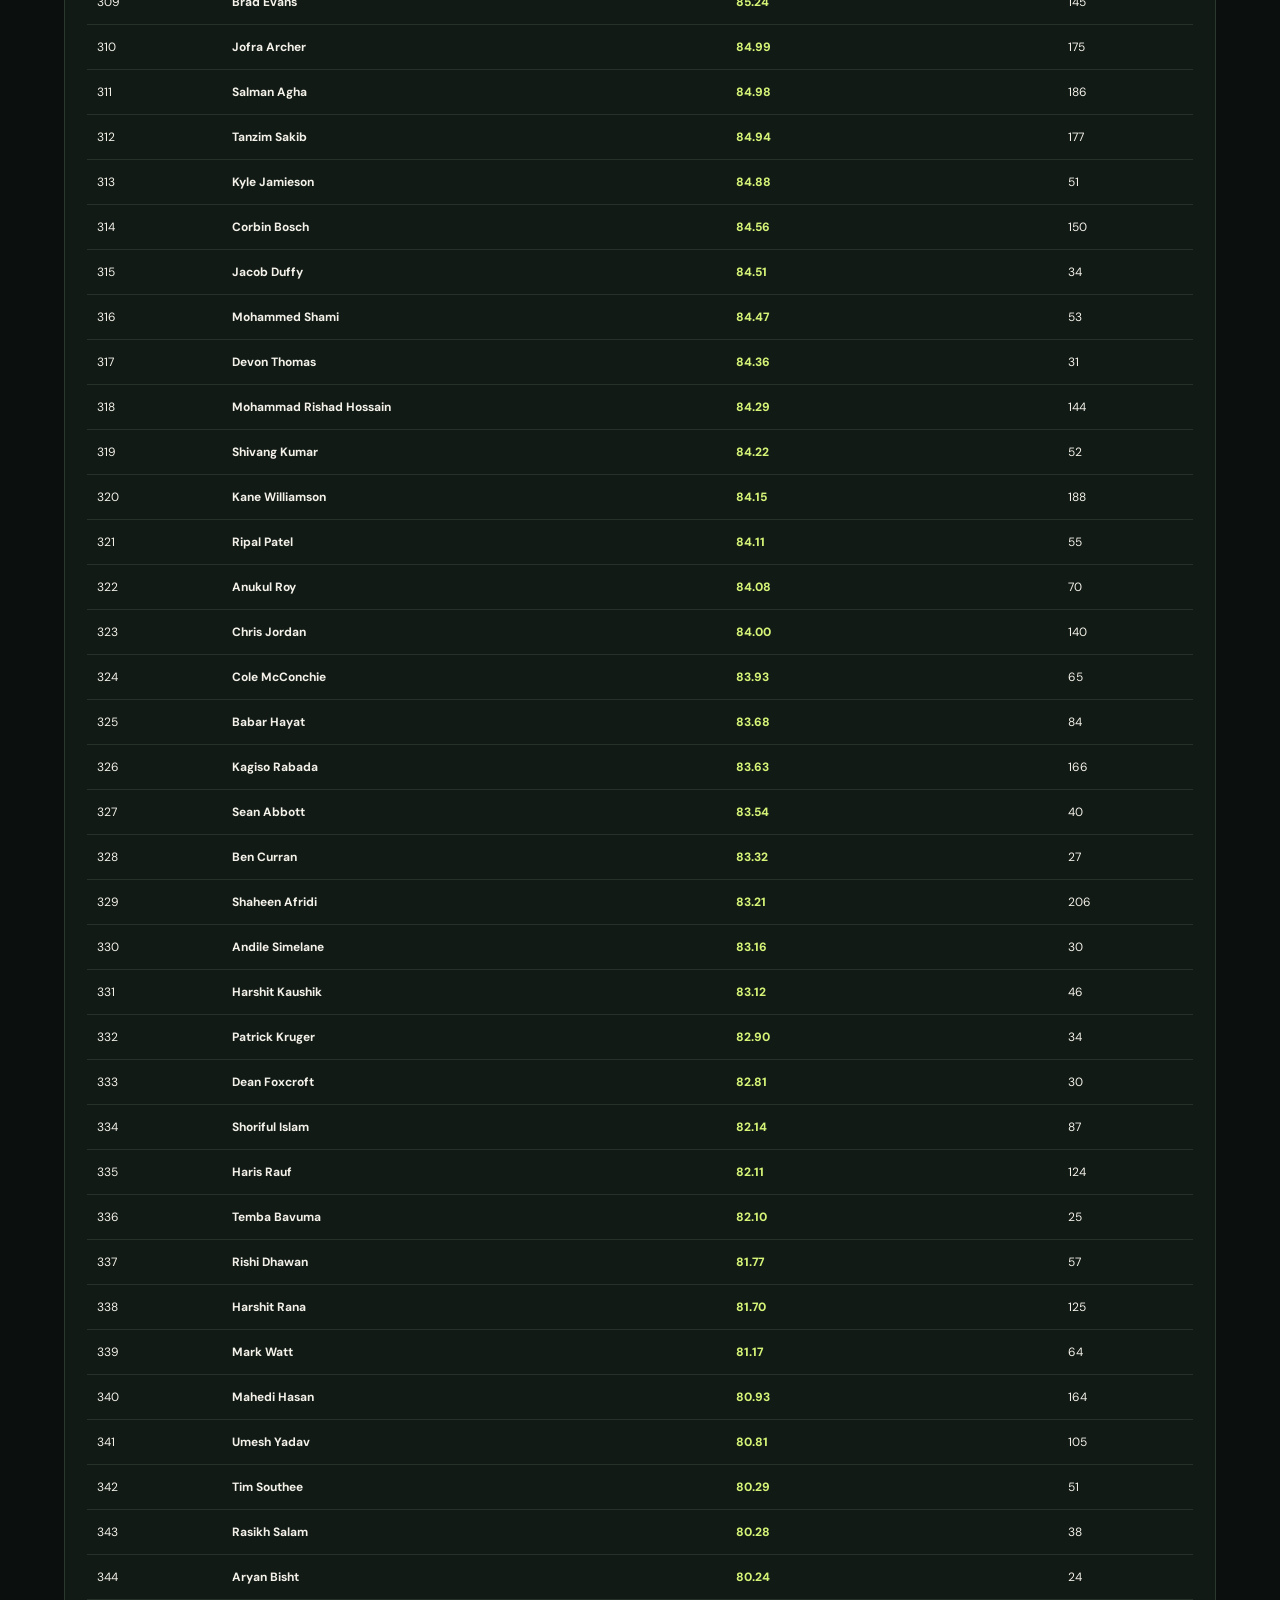
<file: rankings.html>
<!DOCTYPE html>
<html lang="en"><head><meta charset="UTF-8">
<meta name="viewport" content="width=device-width, initial-scale=1.0">
<title>Player Rankings | SupeRR Selector</title>
<link rel="stylesheet" href="assets/style.css">
<script src="assets/data.js"></script>
<script src="assets/app.js" defer></script>
<script src="https://cdn.plot.ly/plotly-2.35.2.min.js"></script>
</head><body>
<header class="navbar">
<a class="logo" href="index.html">SUPERR <span>SELECTOR</span></a>
<nav class="navlinks">
<a href="index.html" data-nav="home">HOME</a>
<a href="analyst.html" data-nav="analyst">ANALYST</a>
<a href="head-to-head.html" data-nav="head-to-head">HEAD-TO-HEAD</a>
<a href="rankings.html" data-nav="rankings">RANKINGS</a>
<a href="methodology.html" data-nav="methodology">METHODOLOGY</a>
</nav><div class="live">● SYSTEM ACTIVE</div>
</header>
<main class="wrap">
<div class="kicker">The leaderboard / 003</div>
<h1>THE <em>RANKINGS.</em></h1>
<p class="lead">Explore every qualified player in the current dataset.
Sort by pressure score and open a profile for a closer look.</p>
<div class="section">
 <div class="controls"><button class="btn" id="showBatters">BATTERS</button>
 <button class="btn secondary" id="showBowlers">BOWLERS</button>
 <input class="search" id="rankSearch" placeholder="Search players..." style="max-width:340px"></div>
 <div class="panel"><div class="tablebox"><table><thead id="rankHead"></thead>
 <tbody id="rankBody"></tbody></table></div><p class="small-label" id="rankCount"></p></div>
</div>
</main>
<footer class="footer"><span>SUPERR SELECTOR / CRICKET INTELLIGENCE</span>
<span>DATA-DRIVEN PLAYER PERFORMANCE</span></footer>
<script>document.querySelectorAll('[data-nav]').forEach(a=>{
if(a.dataset.nav==='rankings')a.classList.add('active')});</script>
</body></html>
</file>
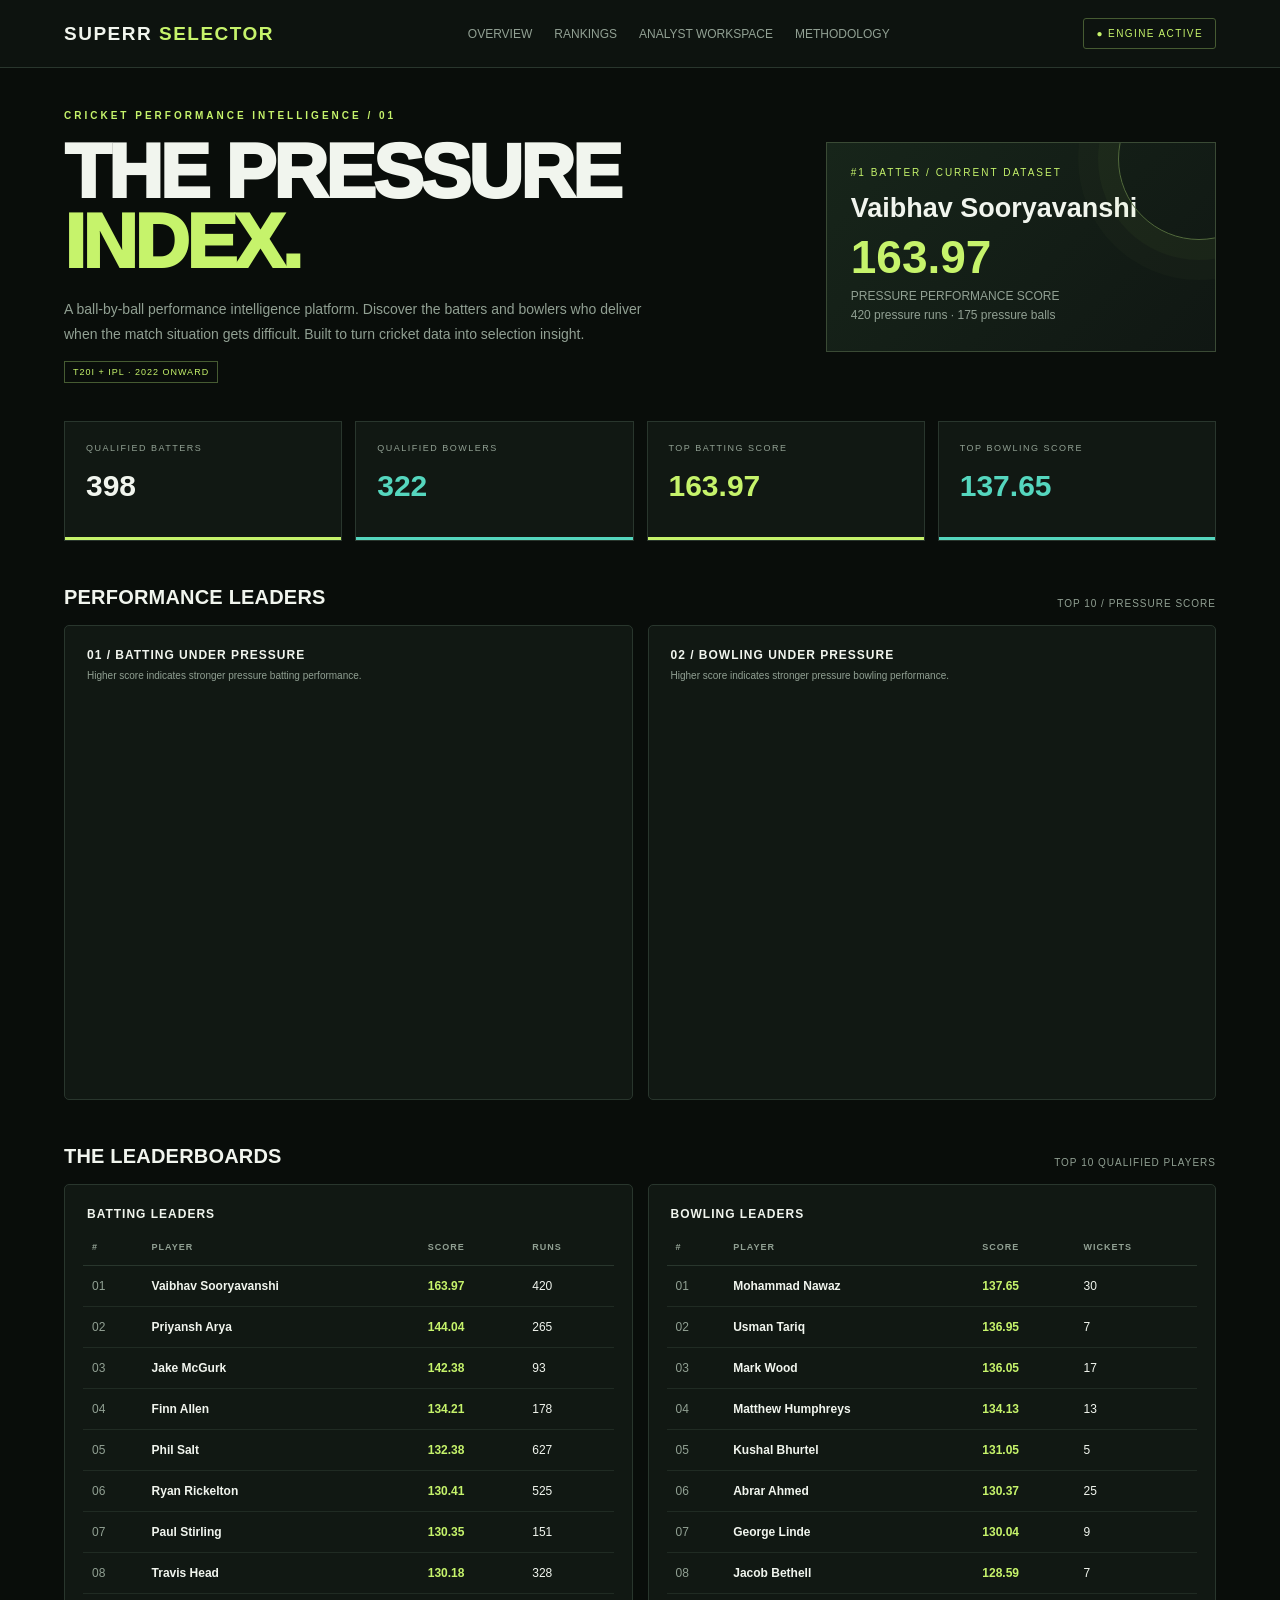
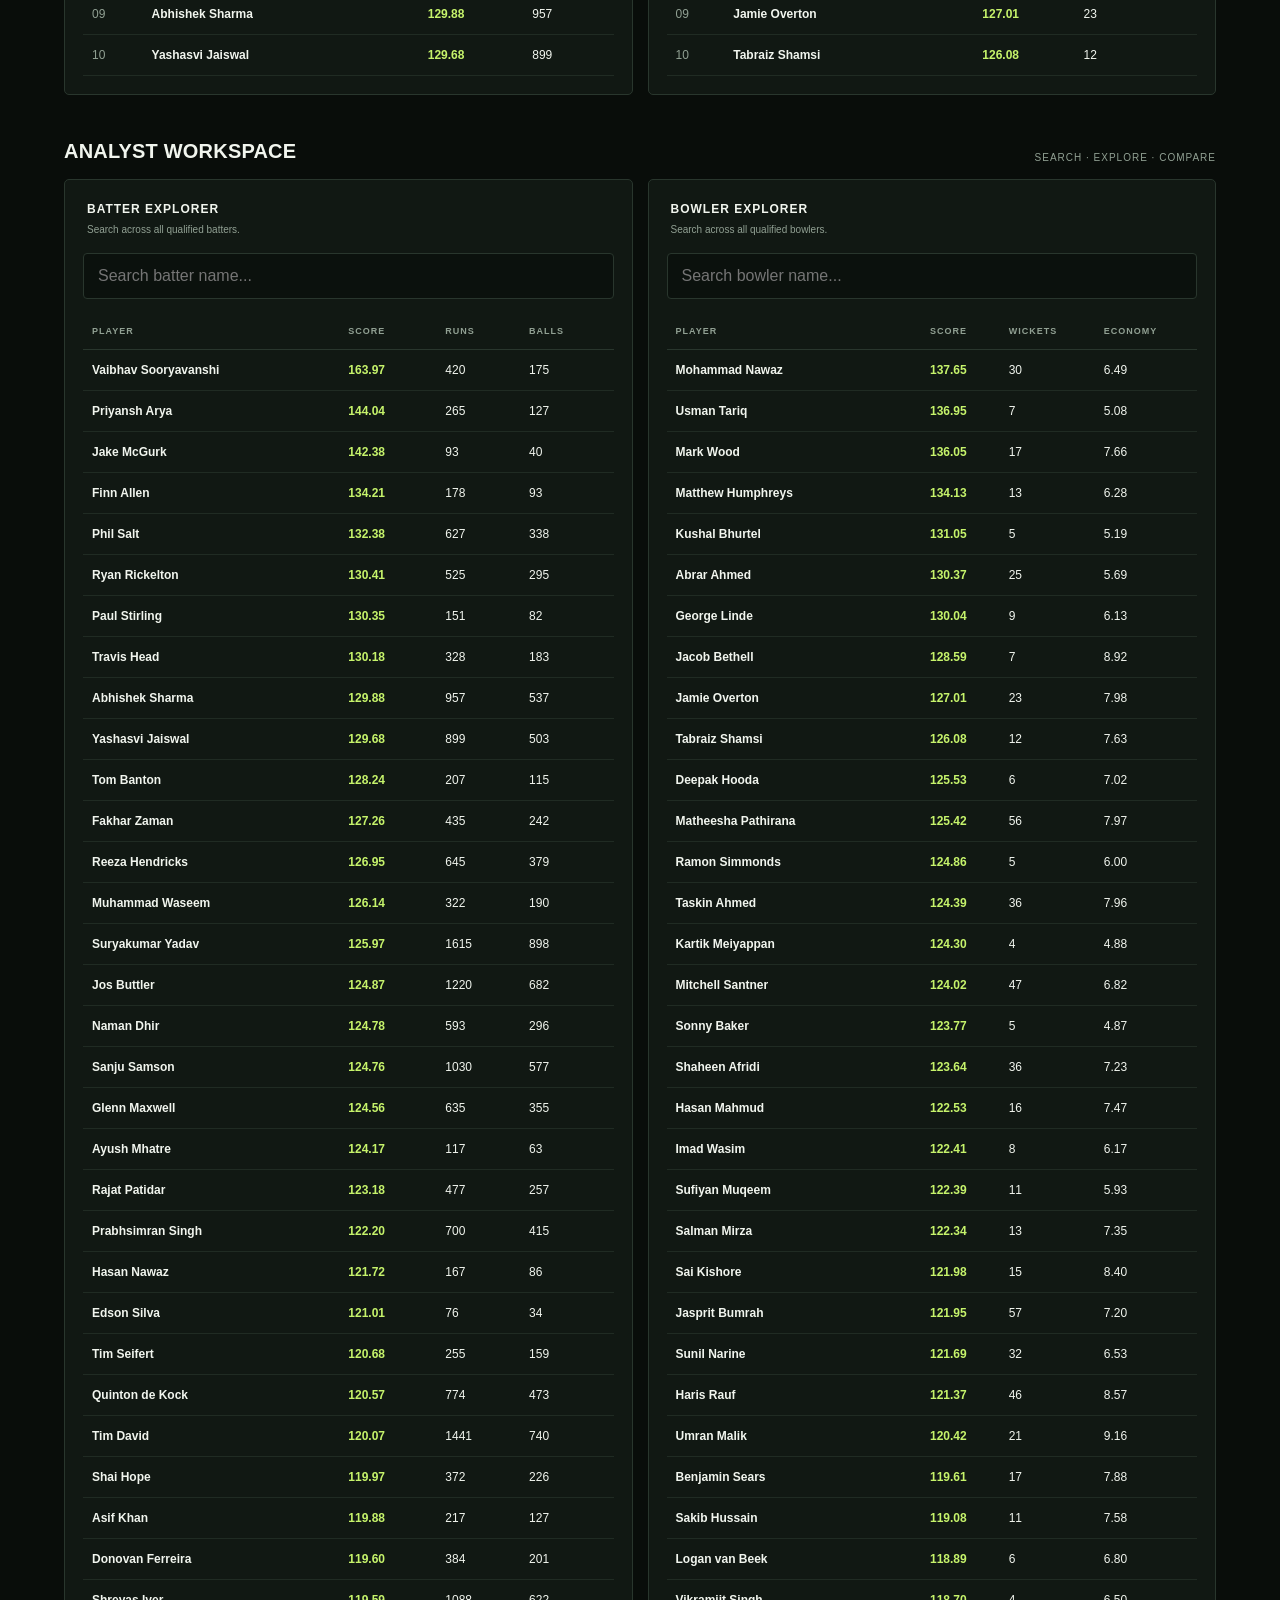
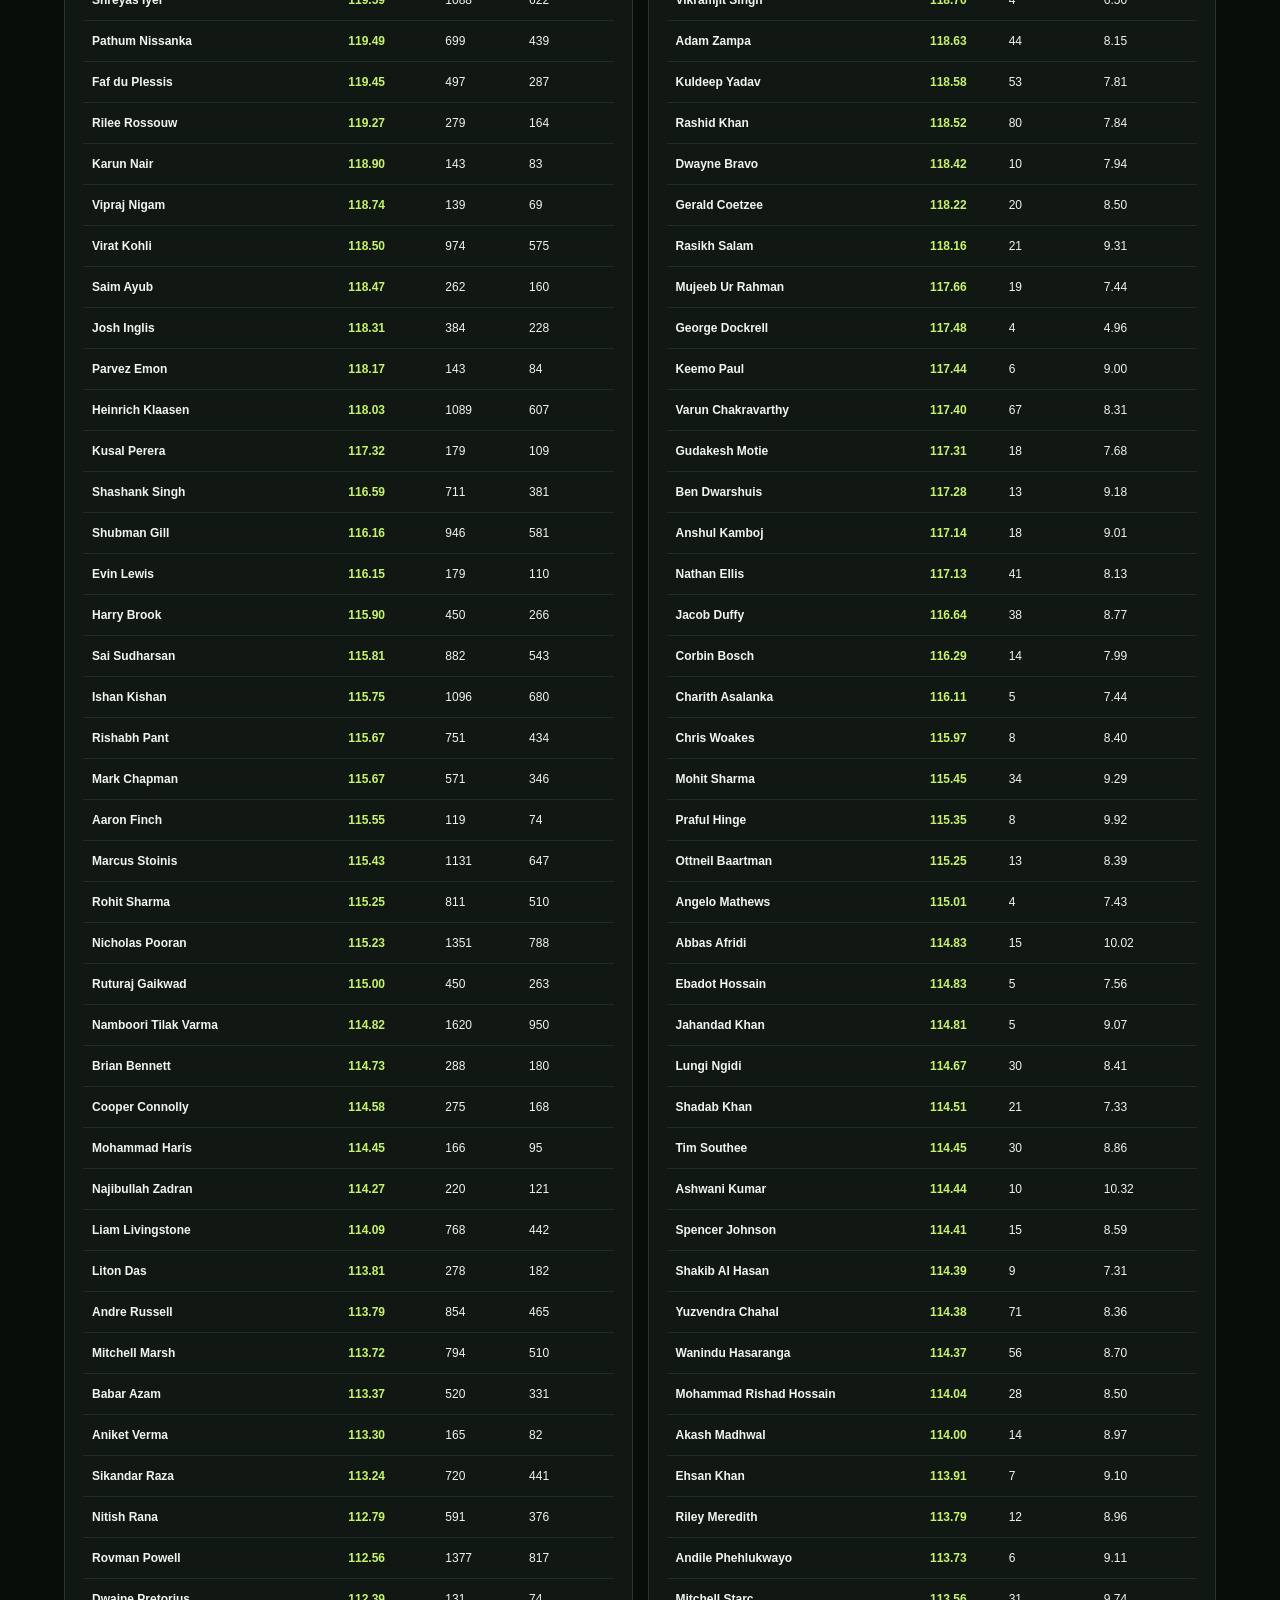
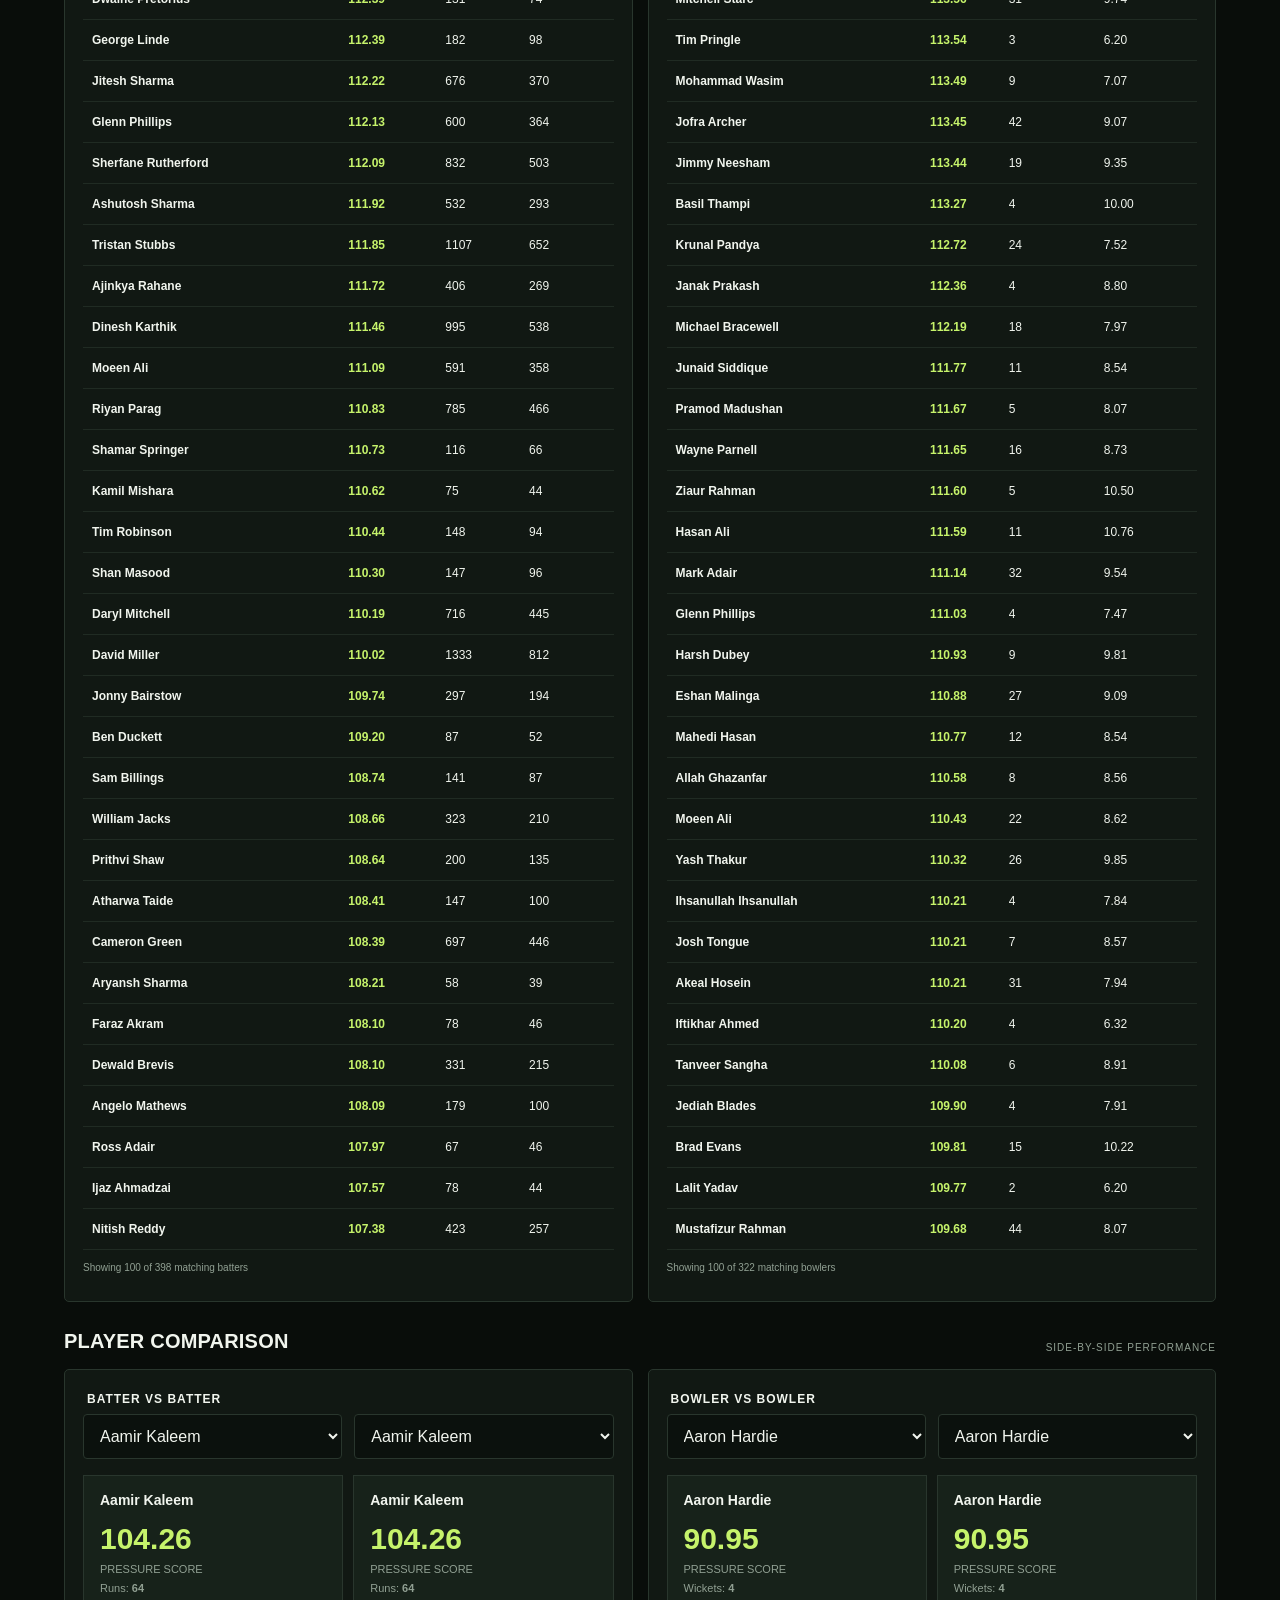
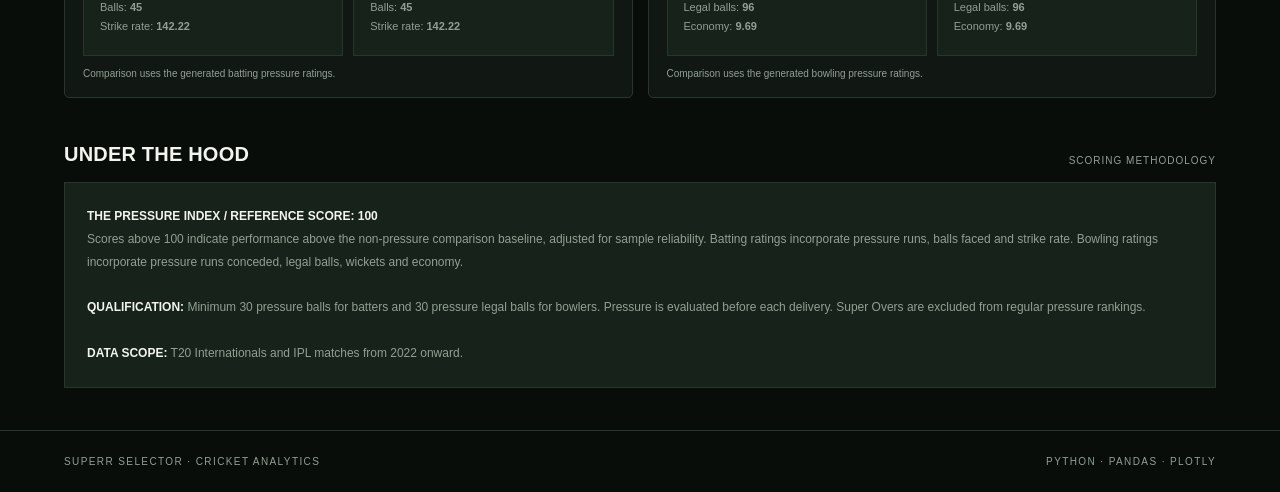
<file: dashboard/superrr_selector_dashboard.html>
<!DOCTYPE html>
<html lang="en">
<head>
<meta charset="UTF-8">
<meta name="viewport" content="width=device-width, initial-scale=1.0">
<title>SupeRR Selector | Cricket Intelligence</title>
<style>
:root {
 --bg:#090D0A; --surface:#111813; --surface2:#17221A;
 --line:#29362D; --text:#F1F5EE; --muted:#91A093;
 --lime:#C6F36B; --teal:#55D6BE; --red:#F28B82;
}
* {box-sizing:border-box}
html {scroll-behavior:smooth}
body {margin:0;background:var(--bg);color:var(--text);
 font-family:Inter,Arial,Helvetica,sans-serif}
button,input,select {font:inherit}
.topbar {height:68px;padding:0 5%;display:flex;align-items:center;
 justify-content:space-between;border-bottom:1px solid var(--line);
 background:#0D130F;position:sticky;top:0;z-index:20}
.brand {font-size:19px;font-weight:900;letter-spacing:1.5px}
.brand span {color:var(--lime)}
.status {font-size:10px;letter-spacing:1.4px;color:var(--lime);
 border:1px solid #465B32;padding:9px 12px;border-radius:3px}
.nav {display:flex;gap:22px}
.nav a {color:var(--muted);text-decoration:none;font-size:12px}
.nav a:hover {color:var(--lime)}
.container {max-width:1500px;margin:auto;padding:42px 5%}
.eyebrow {color:var(--lime);font-size:10px;letter-spacing:3px;
 font-weight:800;margin-bottom:16px}
.hero {display:grid;grid-template-columns:1.5fr 0.8fr;gap:30px;
 align-items:center;margin-bottom:38px}
h1 {font-size:clamp(40px,6vw,76px);line-height:.92;
 letter-spacing:-3px;margin:0;font-weight:950}
h1 span {color:var(--lime)}
.subtitle {color:var(--muted);font-size:14px;line-height:1.8;
 max-width:610px;margin-top:20px}
.spotlight {background:linear-gradient(135deg,#17251A,#101713);
 border:1px solid #3A4A35;padding:24px;position:relative;overflow:hidden}
.spotlight:after {content:"";position:absolute;width:160px;height:160px;
 border:1px solid #526A3C;border-radius:50%;right:-65px;top:-65px;
 box-shadow:0 0 0 20px #C6F36B08,0 0 0 40px #C6F36B05}
.spotlight .label {font-size:10px;letter-spacing:2px;color:var(--lime)}
.spotlight h2 {font-size:27px;margin:15px 0 6px}
.spotlight .score {font-size:46px;color:var(--lime);font-weight:900}
.spotlight p {font-size:12px;color:var(--muted);margin:5px 0}
.kpis {display:grid;grid-template-columns:repeat(4,1fr);gap:13px;
 margin-bottom:40px}
.kpi {background:var(--surface);border:1px solid var(--line);
 padding:21px;min-height:120px;position:relative}
.kpi:after {content:"";position:absolute;bottom:0;left:0;width:100%;
 height:3px;background:var(--lime)}
.kpi.teal:after {background:var(--teal)}
.kpi-label {font-size:9px;letter-spacing:1.5px;color:var(--muted)}
.kpi-value {font-size:30px;font-weight:900;margin-top:16px}
.kpi-value.lime {color:var(--lime)}
.kpi-value.teal {color:var(--teal)}
.section {margin-top:45px}
.section-head {display:flex;justify-content:space-between;align-items:end;
 gap:15px;margin-bottom:16px}
.section-head h2 {font-size:20px;margin:0;letter-spacing:.2px}
.section-head p {font-size:10px;color:var(--muted);letter-spacing:1px;margin:0}
.chart-grid,.table-grid,.compare-grid {
 display:grid;grid-template-columns:1fr 1fr;gap:15px}
.panel {background:var(--surface);border:1px solid var(--line);
 border-radius:5px;padding:18px;min-width:0}
.panel-title {font-size:12px;font-weight:800;letter-spacing:1px;
 margin:4px 4px 8px}
.panel-sub {font-size:10px;color:var(--muted);margin:0 4px 10px}
.table-wrap {overflow-x:auto}
table {width:100%;border-collapse:collapse;font-size:12px}
th {font-size:9px;letter-spacing:1px;color:var(--muted);
 text-align:left;padding:13px 9px;border-bottom:1px solid var(--line)}
td {padding:13px 9px;border-bottom:1px solid #202B23}
.rank {color:var(--muted)}
.player {font-weight:700}
.score {color:var(--lime);font-weight:800}
.searchbar {width:100%;background:#0B110D;color:var(--text);
 border:1px solid var(--line);padding:13px 14px;outline:none;
 border-radius:4px;margin:8px 0 14px}
.searchbar:focus,select:focus {border-color:var(--lime)}
.controls {display:grid;grid-template-columns:1fr 1fr;gap:12px}
select {width:100%;background:#0B110D;color:var(--text);
 border:1px solid var(--line);padding:12px;border-radius:4px;outline:none}
.compare-result {margin-top:16px;display:grid;grid-template-columns:1fr 1fr;
 gap:10px}
.person {background:var(--surface2);padding:16px;border:1px solid var(--line)}
.person h3 {font-size:14px;margin:0 0 14px}
.person .big {font-size:30px;font-weight:900;color:var(--lime)}
.person p {font-size:11px;color:var(--muted);margin:7px 0}
.compare-note {font-size:10px;color:var(--muted);margin-top:12px}
.method {background:var(--surface2);border:1px solid var(--line);
 padding:22px;color:var(--muted);font-size:12px;line-height:1.9}
.method strong {color:var(--text)}
.footer {border-top:1px solid var(--line);padding:25px 5%;
 color:var(--muted);font-size:10px;letter-spacing:1.4px;
 display:flex;justify-content:space-between;gap:15px}
.pill {display:inline-block;color:var(--lime);border:1px solid #465B32;
 padding:5px 8px;font-size:9px;letter-spacing:1px}
@media(max-width:900px) {
 .hero {grid-template-columns:1fr}
 .kpis {grid-template-columns:repeat(2,1fr)}
 .chart-grid,.table-grid,.compare-grid {grid-template-columns:1fr}
 .nav {display:none}
}
@media(max-width:520px) {
 .container {padding:28px 4%}
 .topbar {padding:0 4%}
 .kpis {gap:8px}
 .kpi {padding:14px}
 .kpi-value {font-size:23px}
 .controls,.compare-result {grid-template-columns:1fr}
 .footer {flex-direction:column}
}
</style>
</head>
<body>
<header class="topbar">
 <div class="brand">SUPERR<span> SELECTOR</span></div>
 <nav class="nav">
  <a href="#overview">OVERVIEW</a>
  <a href="#rankings">RANKINGS</a>
  <a href="#workspace">ANALYST WORKSPACE</a>
  <a href="#methodology">METHODOLOGY</a>
 </nav>
 <div class="status">● ENGINE ACTIVE</div>
</header>

<main class="container" id="overview">
 <div class="hero">
  <div>
   <div class="eyebrow">CRICKET PERFORMANCE INTELLIGENCE / 01</div>
   <h1>THE PRESSURE<br><span>INDEX.</span></h1>
   <p class="subtitle">A ball-by-ball performance intelligence platform.
   Discover the batters and bowlers who deliver when the match situation
   gets difficult. Built to turn cricket data into selection insight.</p>
   <span class="pill">T20I + IPL · 2022 ONWARD</span>
  </div>
  <div class="spotlight">
   <div class="label">#1 BATTER / CURRENT DATASET</div>
   <h2>Vaibhav Sooryavanshi</h2>
   <div class="score">163.97</div>
   <p>PRESSURE PERFORMANCE SCORE</p>
   <p>420 pressure runs · 175 pressure balls</p>
  </div>
 </div>

 <section class="kpis">
  <div class="kpi"><div class="kpi-label">QUALIFIED BATTERS</div>
   <div class="kpi-value">398</div></div>
  <div class="kpi teal"><div class="kpi-label">QUALIFIED BOWLERS</div>
   <div class="kpi-value teal">322</div></div>
  <div class="kpi"><div class="kpi-label">TOP BATTING SCORE</div>
   <div class="kpi-value lime">163.97</div></div>
  <div class="kpi teal"><div class="kpi-label">TOP BOWLING SCORE</div>
   <div class="kpi-value teal">137.65</div></div>
 </section>

 <section class="section" id="rankings">
  <div class="section-head"><h2>PERFORMANCE LEADERS</h2>
   <p>TOP 10 / PRESSURE SCORE</p></div>
  <div class="chart-grid">
   <div class="panel"><div class="panel-title">01 / BATTING UNDER PRESSURE</div>
    <div class="panel-sub">Higher score indicates stronger pressure batting performance.</div>
    <div style="height:390px; width:100%;">                        <script>window.PlotlyConfig = {MathJaxConfig: 'local'};</script>
        <script charset="utf-8" src="https://cdn.plot.ly/plotly-4.1.1.min.js" integrity="sha256-O24V1F27f8pb0glCkelh3cVHLNiHAJ5gCaVtq2aNch8=" crossorigin="anonymous"></script>                <div id="9b179a37-050b-4f7c-b0f6-f2a69b4ea2c0" class="plotly-graph-div" style="height:100%; width:100%;"></div>            <script>                window.PLOTLYENV=window.PLOTLYENV || {};                                if (document.getElementById("9b179a37-050b-4f7c-b0f6-f2a69b4ea2c0")) {                    Plotly.newPlot(                        "9b179a37-050b-4f7c-b0f6-f2a69b4ea2c0",                        [{"customdata":{"dtype":"i2","bdata":"gwO9A0gBlwANAnMCsgBdAAkBpAE=","shape":"10, 1"},"hovertemplate":"\u003cb\u003e%{y}\u003c\u002fb\u003e\u003cbr\u003eScore: %{x:.2f}\u003cbr\u003ePressure runs: %{customdata[0]}\u003cextra\u003e\u003c\u002fextra\u003e","marker":{"color":"#C6F36B"},"orientation":"h","text":{"dtype":"f8","bdata":"ZmZmZmY2YEDNzMzMzDxgQGZmZmZmRmBAzczMzMxMYEDNzMzMzExgQM3MzMzMjGBAZmZmZmbGYEDNzMzMzMxhQAAAAAAAAGJAAAAAAACAZEA="},"textposition":"outside","x":{"dtype":"f8","bdata":"OQDdNsg1YEDluDPNFzxgQAwcwUypRWBAsjzi7UJLYEC\u002fncGFMU1gQN5IaMkJjGBA3\u002fi4YKPGYEAQ39\u002fDLsxhQEUSwjFcAWJAEjC\u002f5R9\u002fZEA="},"y":["Yashasvi Jaiswal","Abhishek Sharma","Travis Head","Paul Stirling","Ryan Rickelton","Phil Salt","Finn Allen","Jake McGurk","Priyansh Arya","Vaibhav Sooryavanshi"],"type":"bar"}],                        {"template":{"data":{"histogram2dcontour":[{"type":"histogram2dcontour","colorbar":{"outlinewidth":0,"ticks":""},"colorscale":[[0.0,"#0d0887"],[0.1111111111111111,"#46039f"],[0.2222222222222222,"#7201a8"],[0.3333333333333333,"#9c179e"],[0.4444444444444444,"#bd3786"],[0.5555555555555556,"#d8576b"],[0.6666666666666666,"#ed7953"],[0.7777777777777778,"#fb9f3a"],[0.8888888888888888,"#fdca26"],[1.0,"#f0f921"]]}],"choropleth":[{"type":"choropleth","colorbar":{"outlinewidth":0,"ticks":""}}],"histogram2d":[{"type":"histogram2d","colorbar":{"outlinewidth":0,"ticks":""},"colorscale":[[0.0,"#0d0887"],[0.1111111111111111,"#46039f"],[0.2222222222222222,"#7201a8"],[0.3333333333333333,"#9c179e"],[0.4444444444444444,"#bd3786"],[0.5555555555555556,"#d8576b"],[0.6666666666666666,"#ed7953"],[0.7777777777777778,"#fb9f3a"],[0.8888888888888888,"#fdca26"],[1.0,"#f0f921"]]}],"heatmap":[{"type":"heatmap","colorbar":{"outlinewidth":0,"ticks":""},"colorscale":[[0.0,"#0d0887"],[0.1111111111111111,"#46039f"],[0.2222222222222222,"#7201a8"],[0.3333333333333333,"#9c179e"],[0.4444444444444444,"#bd3786"],[0.5555555555555556,"#d8576b"],[0.6666666666666666,"#ed7953"],[0.7777777777777778,"#fb9f3a"],[0.8888888888888888,"#fdca26"],[1.0,"#f0f921"]]}],"contourcarpet":[{"type":"contourcarpet","colorbar":{"outlinewidth":0,"ticks":""}}],"contour":[{"type":"contour","colorbar":{"outlinewidth":0,"ticks":""},"colorscale":[[0.0,"#0d0887"],[0.1111111111111111,"#46039f"],[0.2222222222222222,"#7201a8"],[0.3333333333333333,"#9c179e"],[0.4444444444444444,"#bd3786"],[0.5555555555555556,"#d8576b"],[0.6666666666666666,"#ed7953"],[0.7777777777777778,"#fb9f3a"],[0.8888888888888888,"#fdca26"],[1.0,"#f0f921"]]}],"surface":[{"type":"surface","colorbar":{"outlinewidth":0,"ticks":""},"colorscale":[[0.0,"#0d0887"],[0.1111111111111111,"#46039f"],[0.2222222222222222,"#7201a8"],[0.3333333333333333,"#9c179e"],[0.4444444444444444,"#bd3786"],[0.5555555555555556,"#d8576b"],[0.6666666666666666,"#ed7953"],[0.7777777777777778,"#fb9f3a"],[0.8888888888888888,"#fdca26"],[1.0,"#f0f921"]]}],"mesh3d":[{"type":"mesh3d","colorbar":{"outlinewidth":0,"ticks":""}}],"scatter":[{"fillpattern":{"fillmode":"overlay","size":10,"solidity":0.2},"type":"scatter"}],"parcoords":[{"type":"parcoords","line":{"colorbar":{"outlinewidth":0,"ticks":""}}}],"scatterpolargl":[{"type":"scatterpolargl","marker":{"colorbar":{"outlinewidth":0,"ticks":""}}}],"bar":[{"error_x":{"color":"#2a3f5f"},"error_y":{"color":"#2a3f5f"},"marker":{"line":{"color":"#E5ECF6","width":0.5},"pattern":{"fillmode":"overlay","size":10,"solidity":0.2}},"type":"bar"}],"scattergeo":[{"type":"scattergeo","marker":{"colorbar":{"outlinewidth":0,"ticks":""}}}],"scatterpolar":[{"type":"scatterpolar","marker":{"colorbar":{"outlinewidth":0,"ticks":""}}}],"histogram":[{"marker":{"pattern":{"fillmode":"overlay","size":10,"solidity":0.2}},"type":"histogram"}],"scattergl":[{"type":"scattergl","marker":{"colorbar":{"outlinewidth":0,"ticks":""}}}],"scatter3d":[{"type":"scatter3d","line":{"colorbar":{"outlinewidth":0,"ticks":""}},"marker":{"colorbar":{"outlinewidth":0,"ticks":""}}}],"scattermap":[{"type":"scattermap","marker":{"colorbar":{"outlinewidth":0,"ticks":""}}}],"scatterternary":[{"type":"scatterternary","marker":{"colorbar":{"outlinewidth":0,"ticks":""}}}],"scattercarpet":[{"type":"scattercarpet","marker":{"colorbar":{"outlinewidth":0,"ticks":""}}}],"carpet":[{"aaxis":{"endlinecolor":"#2a3f5f","gridcolor":"white","linecolor":"white","minorgridcolor":"white","startlinecolor":"#2a3f5f"},"baxis":{"endlinecolor":"#2a3f5f","gridcolor":"white","linecolor":"white","minorgridcolor":"white","startlinecolor":"#2a3f5f"},"type":"carpet"}],"table":[{"cells":{"fill":{"color":"#EBF0F8"},"line":{"color":"white"}},"header":{"fill":{"color":"#C8D4E3"},"line":{"color":"white"}},"type":"table"}],"barpolar":[{"marker":{"line":{"color":"#E5ECF6","width":0.5},"pattern":{"fillmode":"overlay","size":10,"solidity":0.2}},"type":"barpolar"}],"pie":[{"automargin":true,"type":"pie"}]},"layout":{"autotypenumbers":"strict","colorway":["#636efa","#EF553B","#00cc96","#ab63fa","#FFA15A","#19d3f3","#FF6692","#B6E880","#FF97FF","#FECB52"],"font":{"color":"#2a3f5f"},"hovermode":"closest","hoverlabel":{"align":"left"},"paper_bgcolor":"white","plot_bgcolor":"#E5ECF6","polar":{"bgcolor":"#E5ECF6","angularaxis":{"gridcolor":"white","linecolor":"white","ticks":""},"radialaxis":{"gridcolor":"white","linecolor":"white","ticks":""}},"ternary":{"bgcolor":"#E5ECF6","aaxis":{"gridcolor":"white","linecolor":"white","ticks":""},"baxis":{"gridcolor":"white","linecolor":"white","ticks":""},"caxis":{"gridcolor":"white","linecolor":"white","ticks":""}},"coloraxis":{"colorbar":{"outlinewidth":0,"ticks":""}},"colorscale":{"sequential":[[0.0,"#0d0887"],[0.1111111111111111,"#46039f"],[0.2222222222222222,"#7201a8"],[0.3333333333333333,"#9c179e"],[0.4444444444444444,"#bd3786"],[0.5555555555555556,"#d8576b"],[0.6666666666666666,"#ed7953"],[0.7777777777777778,"#fb9f3a"],[0.8888888888888888,"#fdca26"],[1.0,"#f0f921"]],"sequentialminus":[[0.0,"#0d0887"],[0.1111111111111111,"#46039f"],[0.2222222222222222,"#7201a8"],[0.3333333333333333,"#9c179e"],[0.4444444444444444,"#bd3786"],[0.5555555555555556,"#d8576b"],[0.6666666666666666,"#ed7953"],[0.7777777777777778,"#fb9f3a"],[0.8888888888888888,"#fdca26"],[1.0,"#f0f921"]],"diverging":[[0,"#8e0152"],[0.1,"#c51b7d"],[0.2,"#de77ae"],[0.3,"#f1b6da"],[0.4,"#fde0ef"],[0.5,"#f7f7f7"],[0.6,"#e6f5d0"],[0.7,"#b8e186"],[0.8,"#7fbc41"],[0.9,"#4d9221"],[1,"#276419"]]},"xaxis":{"gridcolor":"white","linecolor":"white","ticks":"","title":{"standoff":15},"zerolinecolor":"white","automargin":true,"zerolinewidth":2},"yaxis":{"gridcolor":"white","linecolor":"white","ticks":"","title":{"standoff":15},"zerolinecolor":"white","automargin":true,"zerolinewidth":2},"scene":{"xaxis":{"backgroundcolor":"#E5ECF6","gridcolor":"white","linecolor":"white","showbackground":true,"ticks":"","zerolinecolor":"white","gridwidth":2},"yaxis":{"backgroundcolor":"#E5ECF6","gridcolor":"white","linecolor":"white","showbackground":true,"ticks":"","zerolinecolor":"white","gridwidth":2},"zaxis":{"backgroundcolor":"#E5ECF6","gridcolor":"white","linecolor":"white","showbackground":true,"ticks":"","zerolinecolor":"white","gridwidth":2}},"shapedefaults":{"line":{"color":"#2a3f5f"}},"annotationdefaults":{"arrowcolor":"#2a3f5f","arrowhead":0,"arrowwidth":1},"geo":{"bgcolor":"white","landcolor":"#E5ECF6","subunitcolor":"white","showland":true,"showlakes":true,"lakecolor":"white"},"title":{"x":0.05}}},"shapes":[{"line":{"color":"#829080","dash":"dash"},"type":"line","x0":100,"x1":100,"xref":"x","y0":0,"y1":1,"yref":"y domain"}],"annotations":[{"showarrow":false,"text":"Baseline 100","x":100,"xanchor":"left","xref":"x","y":1,"yanchor":"top","yref":"y domain"}],"margin":{"l":10,"r":55,"t":20,"b":35},"font":{"family":"Arial","color":"#E8EEE7","size":11},"xaxis":{"title":{"text":"Pressure score"},"gridcolor":"#26342D","zeroline":false,"color":"#9BA99D"},"yaxis":{"showgrid":false,"color":"#E8EEE7"},"height":390,"paper_bgcolor":"rgba(0,0,0,0)","plot_bgcolor":"rgba(0,0,0,0)","showlegend":false,"bargap":0.35},                        {"responsive": true}                    )                };            </script>        </div>
   </div>
   <div class="panel"><div class="panel-title">02 / BOWLING UNDER PRESSURE</div>
    <div class="panel-sub">Higher score indicates stronger pressure bowling performance.</div>
    <div style="height:390px; width:100%;">                        <script>window.PlotlyConfig = {MathJaxConfig: 'local'};</script>
        <script charset="utf-8" src="https://cdn.plot.ly/plotly-4.1.1.min.js" integrity="sha256-O24V1F27f8pb0glCkelh3cVHLNiHAJ5gCaVtq2aNch8=" crossorigin="anonymous"></script>                <div id="5bebfb06-565f-43d4-894d-fd6baa296d23" class="plotly-graph-div" style="height:100%; width:100%;"></div>            <script>                window.PLOTLYENV=window.PLOTLYENV || {};                                if (document.getElementById("5bebfb06-565f-43d4-894d-fd6baa296d23")) {                    Plotly.newPlot(                        "5bebfb06-565f-43d4-894d-fd6baa296d23",                        [{"customdata":{"dtype":"i1","bdata":"DBcHCRkFDREHHg==","shape":"10, 1"},"hovertemplate":"\u003cb\u003e%{y}\u003c\u002fb\u003e\u003cbr\u003eScore: %{x:.2f}\u003cbr\u003ePressure wickets: %{customdata[0]}\u003cextra\u003e\u003c\u002fextra\u003e","marker":{"color":"#55D6BE"},"orientation":"h","text":{"dtype":"f8","bdata":"ZmZmZmaGX0AAAAAAAMBfQDMzMzMzE2BAAAAAAABAYEDNzMzMzExgQAAAAAAAYGBAMzMzMzPDYEAzMzMzMwNhQM3MzMzMHGFAMzMzMzMzYUA="},"textposition":"outside","x":{"dtype":"f8","bdata":"tp0AOu+EX0Bey2SRtcBfQBII9gvSEmBA1rj4PjxBYEDSxqmEz0tgQEvubYd7YWBA4188ohPEYEAKgcG6vAFhQCCcX8FjHmFAOs993qg0YUA="},"y":["Tabraiz Shamsi","Jamie Overton","Jacob Bethell","George Linde","Abrar Ahmed","Kushal Bhurtel","Matthew Humphreys","Mark Wood","Usman Tariq","Mohammad Nawaz"],"type":"bar"}],                        {"template":{"data":{"histogram2dcontour":[{"type":"histogram2dcontour","colorbar":{"outlinewidth":0,"ticks":""},"colorscale":[[0.0,"#0d0887"],[0.1111111111111111,"#46039f"],[0.2222222222222222,"#7201a8"],[0.3333333333333333,"#9c179e"],[0.4444444444444444,"#bd3786"],[0.5555555555555556,"#d8576b"],[0.6666666666666666,"#ed7953"],[0.7777777777777778,"#fb9f3a"],[0.8888888888888888,"#fdca26"],[1.0,"#f0f921"]]}],"choropleth":[{"type":"choropleth","colorbar":{"outlinewidth":0,"ticks":""}}],"histogram2d":[{"type":"histogram2d","colorbar":{"outlinewidth":0,"ticks":""},"colorscale":[[0.0,"#0d0887"],[0.1111111111111111,"#46039f"],[0.2222222222222222,"#7201a8"],[0.3333333333333333,"#9c179e"],[0.4444444444444444,"#bd3786"],[0.5555555555555556,"#d8576b"],[0.6666666666666666,"#ed7953"],[0.7777777777777778,"#fb9f3a"],[0.8888888888888888,"#fdca26"],[1.0,"#f0f921"]]}],"heatmap":[{"type":"heatmap","colorbar":{"outlinewidth":0,"ticks":""},"colorscale":[[0.0,"#0d0887"],[0.1111111111111111,"#46039f"],[0.2222222222222222,"#7201a8"],[0.3333333333333333,"#9c179e"],[0.4444444444444444,"#bd3786"],[0.5555555555555556,"#d8576b"],[0.6666666666666666,"#ed7953"],[0.7777777777777778,"#fb9f3a"],[0.8888888888888888,"#fdca26"],[1.0,"#f0f921"]]}],"contourcarpet":[{"type":"contourcarpet","colorbar":{"outlinewidth":0,"ticks":""}}],"contour":[{"type":"contour","colorbar":{"outlinewidth":0,"ticks":""},"colorscale":[[0.0,"#0d0887"],[0.1111111111111111,"#46039f"],[0.2222222222222222,"#7201a8"],[0.3333333333333333,"#9c179e"],[0.4444444444444444,"#bd3786"],[0.5555555555555556,"#d8576b"],[0.6666666666666666,"#ed7953"],[0.7777777777777778,"#fb9f3a"],[0.8888888888888888,"#fdca26"],[1.0,"#f0f921"]]}],"surface":[{"type":"surface","colorbar":{"outlinewidth":0,"ticks":""},"colorscale":[[0.0,"#0d0887"],[0.1111111111111111,"#46039f"],[0.2222222222222222,"#7201a8"],[0.3333333333333333,"#9c179e"],[0.4444444444444444,"#bd3786"],[0.5555555555555556,"#d8576b"],[0.6666666666666666,"#ed7953"],[0.7777777777777778,"#fb9f3a"],[0.8888888888888888,"#fdca26"],[1.0,"#f0f921"]]}],"mesh3d":[{"type":"mesh3d","colorbar":{"outlinewidth":0,"ticks":""}}],"scatter":[{"fillpattern":{"fillmode":"overlay","size":10,"solidity":0.2},"type":"scatter"}],"parcoords":[{"type":"parcoords","line":{"colorbar":{"outlinewidth":0,"ticks":""}}}],"scatterpolargl":[{"type":"scatterpolargl","marker":{"colorbar":{"outlinewidth":0,"ticks":""}}}],"bar":[{"error_x":{"color":"#2a3f5f"},"error_y":{"color":"#2a3f5f"},"marker":{"line":{"color":"#E5ECF6","width":0.5},"pattern":{"fillmode":"overlay","size":10,"solidity":0.2}},"type":"bar"}],"scattergeo":[{"type":"scattergeo","marker":{"colorbar":{"outlinewidth":0,"ticks":""}}}],"scatterpolar":[{"type":"scatterpolar","marker":{"colorbar":{"outlinewidth":0,"ticks":""}}}],"histogram":[{"marker":{"pattern":{"fillmode":"overlay","size":10,"solidity":0.2}},"type":"histogram"}],"scattergl":[{"type":"scattergl","marker":{"colorbar":{"outlinewidth":0,"ticks":""}}}],"scatter3d":[{"type":"scatter3d","line":{"colorbar":{"outlinewidth":0,"ticks":""}},"marker":{"colorbar":{"outlinewidth":0,"ticks":""}}}],"scattermap":[{"type":"scattermap","marker":{"colorbar":{"outlinewidth":0,"ticks":""}}}],"scatterternary":[{"type":"scatterternary","marker":{"colorbar":{"outlinewidth":0,"ticks":""}}}],"scattercarpet":[{"type":"scattercarpet","marker":{"colorbar":{"outlinewidth":0,"ticks":""}}}],"carpet":[{"aaxis":{"endlinecolor":"#2a3f5f","gridcolor":"white","linecolor":"white","minorgridcolor":"white","startlinecolor":"#2a3f5f"},"baxis":{"endlinecolor":"#2a3f5f","gridcolor":"white","linecolor":"white","minorgridcolor":"white","startlinecolor":"#2a3f5f"},"type":"carpet"}],"table":[{"cells":{"fill":{"color":"#EBF0F8"},"line":{"color":"white"}},"header":{"fill":{"color":"#C8D4E3"},"line":{"color":"white"}},"type":"table"}],"barpolar":[{"marker":{"line":{"color":"#E5ECF6","width":0.5},"pattern":{"fillmode":"overlay","size":10,"solidity":0.2}},"type":"barpolar"}],"pie":[{"automargin":true,"type":"pie"}]},"layout":{"autotypenumbers":"strict","colorway":["#636efa","#EF553B","#00cc96","#ab63fa","#FFA15A","#19d3f3","#FF6692","#B6E880","#FF97FF","#FECB52"],"font":{"color":"#2a3f5f"},"hovermode":"closest","hoverlabel":{"align":"left"},"paper_bgcolor":"white","plot_bgcolor":"#E5ECF6","polar":{"bgcolor":"#E5ECF6","angularaxis":{"gridcolor":"white","linecolor":"white","ticks":""},"radialaxis":{"gridcolor":"white","linecolor":"white","ticks":""}},"ternary":{"bgcolor":"#E5ECF6","aaxis":{"gridcolor":"white","linecolor":"white","ticks":""},"baxis":{"gridcolor":"white","linecolor":"white","ticks":""},"caxis":{"gridcolor":"white","linecolor":"white","ticks":""}},"coloraxis":{"colorbar":{"outlinewidth":0,"ticks":""}},"colorscale":{"sequential":[[0.0,"#0d0887"],[0.1111111111111111,"#46039f"],[0.2222222222222222,"#7201a8"],[0.3333333333333333,"#9c179e"],[0.4444444444444444,"#bd3786"],[0.5555555555555556,"#d8576b"],[0.6666666666666666,"#ed7953"],[0.7777777777777778,"#fb9f3a"],[0.8888888888888888,"#fdca26"],[1.0,"#f0f921"]],"sequentialminus":[[0.0,"#0d0887"],[0.1111111111111111,"#46039f"],[0.2222222222222222,"#7201a8"],[0.3333333333333333,"#9c179e"],[0.4444444444444444,"#bd3786"],[0.5555555555555556,"#d8576b"],[0.6666666666666666,"#ed7953"],[0.7777777777777778,"#fb9f3a"],[0.8888888888888888,"#fdca26"],[1.0,"#f0f921"]],"diverging":[[0,"#8e0152"],[0.1,"#c51b7d"],[0.2,"#de77ae"],[0.3,"#f1b6da"],[0.4,"#fde0ef"],[0.5,"#f7f7f7"],[0.6,"#e6f5d0"],[0.7,"#b8e186"],[0.8,"#7fbc41"],[0.9,"#4d9221"],[1,"#276419"]]},"xaxis":{"gridcolor":"white","linecolor":"white","ticks":"","title":{"standoff":15},"zerolinecolor":"white","automargin":true,"zerolinewidth":2},"yaxis":{"gridcolor":"white","linecolor":"white","ticks":"","title":{"standoff":15},"zerolinecolor":"white","automargin":true,"zerolinewidth":2},"scene":{"xaxis":{"backgroundcolor":"#E5ECF6","gridcolor":"white","linecolor":"white","showbackground":true,"ticks":"","zerolinecolor":"white","gridwidth":2},"yaxis":{"backgroundcolor":"#E5ECF6","gridcolor":"white","linecolor":"white","showbackground":true,"ticks":"","zerolinecolor":"white","gridwidth":2},"zaxis":{"backgroundcolor":"#E5ECF6","gridcolor":"white","linecolor":"white","showbackground":true,"ticks":"","zerolinecolor":"white","gridwidth":2}},"shapedefaults":{"line":{"color":"#2a3f5f"}},"annotationdefaults":{"arrowcolor":"#2a3f5f","arrowhead":0,"arrowwidth":1},"geo":{"bgcolor":"white","landcolor":"#E5ECF6","subunitcolor":"white","showland":true,"showlakes":true,"lakecolor":"white"},"title":{"x":0.05}}},"shapes":[{"line":{"color":"#829080","dash":"dash"},"type":"line","x0":100,"x1":100,"xref":"x","y0":0,"y1":1,"yref":"y domain"}],"annotations":[{"showarrow":false,"text":"Baseline 100","x":100,"xanchor":"left","xref":"x","y":1,"yanchor":"top","yref":"y domain"}],"margin":{"l":10,"r":55,"t":20,"b":35},"font":{"family":"Arial","color":"#E8EEE7","size":11},"xaxis":{"title":{"text":"Pressure score"},"gridcolor":"#26342D","zeroline":false,"color":"#9BA99D"},"yaxis":{"showgrid":false,"color":"#E8EEE7"},"height":390,"paper_bgcolor":"rgba(0,0,0,0)","plot_bgcolor":"rgba(0,0,0,0)","showlegend":false,"bargap":0.35},                        {"responsive": true}                    )                };            </script>        </div>
   </div>
  </div>
 </section>

 <section class="section">
  <div class="section-head"><h2>THE LEADERBOARDS</h2>
   <p>TOP 10 QUALIFIED PLAYERS</p></div>
  <div class="table-grid">
   <div class="panel"><div class="panel-title">BATTING LEADERS</div>
    <div class="table-wrap"><table><thead><tr>
     <th>#</th><th>PLAYER</th><th>SCORE</th><th>RUNS</th>
    </tr></thead><tbody><tr><td class="rank">01</td><td class="player">Vaibhav Sooryavanshi</td><td class="score">163.97</td><td>420</td></tr><tr><td class="rank">02</td><td class="player">Priyansh Arya</td><td class="score">144.04</td><td>265</td></tr><tr><td class="rank">03</td><td class="player">Jake McGurk</td><td class="score">142.38</td><td>93</td></tr><tr><td class="rank">04</td><td class="player">Finn Allen</td><td class="score">134.21</td><td>178</td></tr><tr><td class="rank">05</td><td class="player">Phil Salt</td><td class="score">132.38</td><td>627</td></tr><tr><td class="rank">06</td><td class="player">Ryan Rickelton</td><td class="score">130.41</td><td>525</td></tr><tr><td class="rank">07</td><td class="player">Paul Stirling</td><td class="score">130.35</td><td>151</td></tr><tr><td class="rank">08</td><td class="player">Travis Head</td><td class="score">130.18</td><td>328</td></tr><tr><td class="rank">09</td><td class="player">Abhishek Sharma</td><td class="score">129.88</td><td>957</td></tr><tr><td class="rank">10</td><td class="player">Yashasvi Jaiswal</td><td class="score">129.68</td><td>899</td></tr></tbody></table></div>
   </div>
   <div class="panel"><div class="panel-title">BOWLING LEADERS</div>
    <div class="table-wrap"><table><thead><tr>
     <th>#</th><th>PLAYER</th><th>SCORE</th><th>WICKETS</th>
    </tr></thead><tbody><tr><td class="rank">01</td><td class="player">Mohammad Nawaz</td><td class="score">137.65</td><td>30</td></tr><tr><td class="rank">02</td><td class="player">Usman Tariq</td><td class="score">136.95</td><td>7</td></tr><tr><td class="rank">03</td><td class="player">Mark Wood</td><td class="score">136.05</td><td>17</td></tr><tr><td class="rank">04</td><td class="player">Matthew Humphreys</td><td class="score">134.13</td><td>13</td></tr><tr><td class="rank">05</td><td class="player">Kushal Bhurtel</td><td class="score">131.05</td><td>5</td></tr><tr><td class="rank">06</td><td class="player">Abrar Ahmed</td><td class="score">130.37</td><td>25</td></tr><tr><td class="rank">07</td><td class="player">George Linde</td><td class="score">130.04</td><td>9</td></tr><tr><td class="rank">08</td><td class="player">Jacob Bethell</td><td class="score">128.59</td><td>7</td></tr><tr><td class="rank">09</td><td class="player">Jamie Overton</td><td class="score">127.01</td><td>23</td></tr><tr><td class="rank">10</td><td class="player">Tabraiz Shamsi</td><td class="score">126.08</td><td>12</td></tr></tbody></table></div>
   </div>
  </div>
 </section>

 <section class="section" id="workspace">
  <div class="section-head"><h2>ANALYST WORKSPACE</h2>
   <p>SEARCH · EXPLORE · COMPARE</p></div>
  <div class="table-grid">
   <div class="panel">
    <div class="panel-title">BATTER EXPLORER</div>
    <p class="panel-sub">Search across all qualified batters.</p>
    <input class="searchbar" id="batterSearch" placeholder="Search batter name...">
    <div class="table-wrap"><table><thead><tr>
     <th>PLAYER</th><th>SCORE</th><th>RUNS</th><th>BALLS</th>
    </tr></thead><tbody id="batterResults"></tbody></table></div>
    <p class="compare-note" id="batterCount"></p>
   </div>
   <div class="panel">
    <div class="panel-title">BOWLER EXPLORER</div>
    <p class="panel-sub">Search across all qualified bowlers.</p>
    <input class="searchbar" id="bowlerSearch" placeholder="Search bowler name...">
    <div class="table-wrap"><table><thead><tr>
     <th>PLAYER</th><th>SCORE</th><th>WICKETS</th><th>ECONOMY</th>
    </tr></thead><tbody id="bowlerResults"></tbody></table></div>
    <p class="compare-note" id="bowlerCount"></p>
   </div>
  </div>

  <div class="section-head" style="margin-top:28px">
   <h2>PLAYER COMPARISON</h2><p>SIDE-BY-SIDE PERFORMANCE</p>
  </div>
  <div class="compare-grid">
   <div class="panel">
    <div class="panel-title">BATTER VS BATTER</div>
    <div class="controls">
     <select id="batterA"><option value="Aamir Kaleem">Aamir Kaleem</option><option value="Aaron Finch">Aaron Finch</option><option value="Aaron Hardie">Aaron Hardie</option><option value="Aayan Afzal Khan">Aayan Afzal Khan</option><option value="Abbas Afridi">Abbas Afridi</option><option value="Abdul Samad">Abdul Samad</option><option value="Abhinav Manohar">Abhinav Manohar</option><option value="Abhishek Sharma">Abhishek Sharma</option><option value="Abishek Porel">Abishek Porel</option><option value="Ackeem Auguste">Ackeem Auguste</option><option value="Adam Milne">Adam Milne</option><option value="Adam Zampa">Adam Zampa</option><option value="Adil Rashid">Adil Rashid</option><option value="Afif Hossain">Afif Hossain</option><option value="Aiden Markram">Aiden Markram</option><option value="Aizaz Khan">Aizaz Khan</option><option value="Ajinkya Rahane">Ajinkya Rahane</option><option value="Akeal Hosein">Akeal Hosein</option><option value="Alick Athanaze">Alick Athanaze</option><option value="Alishan Sharafu">Alishan Sharafu</option><option value="Alzarri Joseph">Alzarri Joseph</option><option value="Aman Khan">Aman Khan</option><option value="Ambati Rayudu">Ambati Rayudu</option><option value="Andile Phehlukwayo">Andile Phehlukwayo</option><option value="Andile Simelane">Andile Simelane</option><option value="Andre Russell">Andre Russell</option><option value="Andrew Balbirnie">Andrew Balbirnie</option><option value="Angelo Mathews">Angelo Mathews</option><option value="Angkrish Raghuvanshi">Angkrish Raghuvanshi</option><option value="Aniket Verma">Aniket Verma</option><option value="Anmolpreet Singh">Anmolpreet Singh</option><option value="Anrich Nortje">Anrich Nortje</option><option value="Anshul Kamboj">Anshul Kamboj</option><option value="Anuj Rawat">Anuj Rawat</option><option value="Anukul Roy">Anukul Roy</option><option value="Arafat Minhas">Arafat Minhas</option><option value="Arshad Khan">Arshad Khan</option><option value="Arshdeep Singh">Arshdeep Singh</option><option value="Aryan Bisht">Aryan Bisht</option><option value="Aryan Dutt">Aryan Dutt</option><option value="Aryansh Sharma">Aryansh Sharma</option><option value="Ashutosh Sharma">Ashutosh Sharma</option><option value="Asif Ali">Asif Ali</option><option value="Asif Khan">Asif Khan</option><option value="Atharwa Taide">Atharwa Taide</option><option value="Avesh Khan">Avesh Khan</option><option value="Axar Patel">Axar Patel</option><option value="Ayush Badoni">Ayush Badoni</option><option value="Ayush Mhatre">Ayush Mhatre</option><option value="Azmatullah Omarzai">Azmatullah Omarzai</option><option value="Babar Azam">Babar Azam</option><option value="Babar Hayat">Babar Hayat</option><option value="Barry McCarthy">Barry McCarthy</option><option value="Bas de Leede">Bas de Leede</option><option value="Basil Hameed">Basil Hameed</option><option value="Ben Curran">Ben Curran</option><option value="Ben Duckett">Ben Duckett</option><option value="Ben Dwarshuis">Ben Dwarshuis</option><option value="Benjamin Sears">Benjamin Sears</option><option value="Bevon Jacobs">Bevon Jacobs</option><option value="Bhanuka Rajapaksa">Bhanuka Rajapaksa</option><option value="Bhuvneshwar Kumar">Bhuvneshwar Kumar</option><option value="Bjorn Fortuin">Bjorn Fortuin</option><option value="Blessing Muzarabani">Blessing Muzarabani</option><option value="Brad Evans">Brad Evans</option><option value="Brandon King">Brandon King</option><option value="Brandon McMullen">Brandon McMullen</option><option value="Brian Bennett">Brian Bennett</option><option value="Cameron Green">Cameron Green</option><option value="Chad Bowes">Chad Bowes</option><option value="Chamika Karunaratne">Chamika Karunaratne</option><option value="Chamindu Wickramasinghe">Chamindu Wickramasinghe</option><option value="Charith Asalanka">Charith Asalanka</option><option value="Chris Jordan">Chris Jordan</option><option value="Chris Woakes">Chris Woakes</option><option value="Clive Madande">Clive Madande</option><option value="Cole McConchie">Cole McConchie</option><option value="Cooper Connolly">Cooper Connolly</option><option value="Corbin Bosch">Corbin Bosch</option><option value="Craig Ervine">Craig Ervine</option><option value="Curtis Campher">Curtis Campher</option><option value="Daniel Sams">Daniel Sams</option><option value="Darwish Rasooli">Darwish Rasooli</option><option value="Daryl Mitchell">Daryl Mitchell</option><option value="Dasun Shanaka">Dasun Shanaka</option><option value="David Miller">David Miller</option><option value="David Warner">David Warner</option><option value="David Willey">David Willey</option><option value="Dawid Malan">Dawid Malan</option><option value="Dean Foxcroft">Dean Foxcroft</option><option value="Deepak Chahar">Deepak Chahar</option><option value="Deepak Hooda">Deepak Hooda</option><option value="Devdutt Padikkal">Devdutt Padikkal</option><option value="Devon Conway">Devon Conway</option><option value="Devon Thomas">Devon Thomas</option><option value="Dewald Brevis">Dewald Brevis</option><option value="Dhruv Jurel">Dhruv Jurel</option><option value="Dhruv Parashar">Dhruv Parashar</option><option value="Dinesh Chandimal">Dinesh Chandimal</option><option value="Dinesh Karthik">Dinesh Karthik</option><option value="Dion Myers">Dion Myers</option><option value="Donovan Ferreira">Donovan Ferreira</option><option value="Dunith Wellalage">Dunith Wellalage</option><option value="Dushmantha Chameera">Dushmantha Chameera</option><option value="Dwaine Pretorius">Dwaine Pretorius</option><option value="Edson Silva">Edson Silva</option><option value="Eshan Malinga">Eshan Malinga</option><option value="Evin Lewis">Evin Lewis</option><option value="Fabian Allen">Fabian Allen</option><option value="Faf du Plessis">Faf du Plessis</option><option value="Faheem Ashraf">Faheem Ashraf</option><option value="Fakhar Zaman">Fakhar Zaman</option><option value="Faraz Akram">Faraz Akram</option><option value="FazalHaq Farooqi">FazalHaq Farooqi</option><option value="Finn Allen">Finn Allen</option><option value="Fionn Hand">Fionn Hand</option><option value="Gareth Delany">Gareth Delany</option><option value="George Dockrell">George Dockrell</option><option value="George Linde">George Linde</option><option value="Gerald Coetzee">Gerald Coetzee</option><option value="Glenn Maxwell">Glenn Maxwell</option><option value="Glenn Phillips">Glenn Phillips</option><option value="Gudakesh Motie">Gudakesh Motie</option><option value="Gulbadin Naib">Gulbadin Naib</option><option value="Haider Ali">Haider Ali</option><option value="Hammad Mirza">Hammad Mirza</option><option value="Hardik Pandya">Hardik Pandya</option><option value="Haris Rauf">Haris Rauf</option><option value="Harpreet Bhatia">Harpreet Bhatia</option><option value="Harpreet Brar">Harpreet Brar</option><option value="Harry Brook">Harry Brook</option><option value="Harry Tector">Harry Tector</option><option value="Harshal Patel">Harshal Patel</option><option value="Harshit Kaushik">Harshit Kaushik</option><option value="Harshit Rana">Harshit Rana</option><option value="Hasan Mahmud">Hasan Mahmud</option><option value="Hasan Nawaz">Hasan Nawaz</option><option value="Heinrich Klaasen">Heinrich Klaasen</option><option value="Himmat Singh">Himmat Singh</option><option value="Ibrahim Zadran">Ibrahim Zadran</option><option value="Iftikhar Ahmed">Iftikhar Ahmed</option><option value="Ijaz Ahmadzai">Ijaz Ahmadzai</option><option value="Imad Wasim">Imad Wasim</option><option value="Innocent Kaia">Innocent Kaia</option><option value="Ish Sodhi">Ish Sodhi</option><option value="Ishan Kishan">Ishan Kishan</option><option value="Jacob Bethell">Jacob Bethell</option><option value="Jacob Duffy">Jacob Duffy</option><option value="Jake McGurk">Jake McGurk</option><option value="Jaker Ali Anik">Jaker Ali Anik</option><option value="Jamie Overton">Jamie Overton</option><option value="Janith Liyanage">Janith Liyanage</option><option value="Jason Holder">Jason Holder</option><option value="Jason Roy">Jason Roy</option><option value="Jason Smith">Jason Smith</option><option value="Jasprit Bumrah">Jasprit Bumrah</option><option value="Jatinder Singh">Jatinder Singh</option><option value="Jaydev Unadkat">Jaydev Unadkat</option><option value="Jewel Andrew">Jewel Andrew</option><option value="Jimmy Neesham">Jimmy Neesham</option><option value="Jitesh Sharma">Jitesh Sharma</option><option value="Jofra Archer">Jofra Archer</option><option value="Johnathan Campbell">Johnathan Campbell</option><option value="Johnson Charles">Johnson Charles</option><option value="Jonny Bairstow">Jonny Bairstow</option><option value="Jos Buttler">Jos Buttler</option><option value="Josh Hazlewood">Josh Hazlewood</option><option value="Josh Inglis">Josh Inglis</option><option value="Josh Philippe">Josh Philippe</option><option value="Joshua Clarkson">Joshua Clarkson</option><option value="Junaid Siddique">Junaid Siddique</option><option value="Kagiso Rabada">Kagiso Rabada</option><option value="Kamil Mishara">Kamil Mishara</option><option value="Kamindu Mendis">Kamindu Mendis</option><option value="Kane Williamson">Kane Williamson</option><option value="Karim Janat">Karim Janat</option><option value="Kartik Sharma">Kartik Sharma</option><option value="Karun Nair">Karun Nair</option><option value="Keshav Maharaj">Keshav Maharaj</option><option value="Khushdil Shah">Khushdil Shah</option><option value="Kieron Pollard">Kieron Pollard</option><option value="Kinchit Shah">Kinchit Shah</option><option value="Krunal Pandya">Krunal Pandya</option><option value="Kuldeep Yadav">Kuldeep Yadav</option><option value="Kusal Mendis">Kusal Mendis</option><option value="Kusal Perera">Kusal Perera</option><option value="Kyle Jamieson">Kyle Jamieson</option><option value="Kyle Mayers">Kyle Mayers</option><option value="Lalit Yadav">Lalit Yadav</option><option value="Liam Livingstone">Liam Livingstone</option><option value="Liton Das">Liton Das</option><option value="Lockie Ferguson">Lockie Ferguson</option><option value="Logan van Beek">Logan van Beek</option><option value="Lokesh Rahul">Lokesh Rahul</option><option value="Lorcan Tucker">Lorcan Tucker</option><option value="Luke Jongwe">Luke Jongwe</option><option value="Lungi Ngidi">Lungi Ngidi</option><option value="M Shahrukh Khan">M Shahrukh Khan</option><option value="Mahedi Hasan">Mahedi Hasan</option><option value="Maheesh Theekshana">Maheesh Theekshana</option><option value="Mahendra Singh Dhoni">Mahendra Singh Dhoni</option><option value="Mahipal Lomror">Mahipal Lomror</option><option value="Manish Pandey">Manish Pandey</option><option value="Marco Jansen">Marco Jansen</option><option value="Marcus Stoinis">Marcus Stoinis</option><option value="Mark Adair">Mark Adair</option><option value="Mark Chapman">Mark Chapman</option><option value="Mark Watt">Mark Watt</option><option value="Matthew Breetzke">Matthew Breetzke</option><option value="Matthew Cross">Matthew Cross</option><option value="Matthew Forde">Matthew Forde</option><option value="Matthew Short">Matthew Short</option><option value="Matthew Wade">Matthew Wade</option><option value="Mayank Agarwal">Mayank Agarwal</option><option value="Mehidy Hasan Miraz">Mehidy Hasan Miraz</option><option value="Michael Bracewell">Michael Bracewell</option><option value="Milton Shumba">Milton Shumba</option><option value="Mitchell Hay">Mitchell Hay</option><option value="Mitchell Marsh">Mitchell Marsh</option><option value="Mitchell Owen">Mitchell Owen</option><option value="Mitchell Santner">Mitchell Santner</option><option value="Mitchell Starc">Mitchell Starc</option><option value="Moeen Ali">Moeen Ali</option><option value="Mohammad Haris">Mohammad Haris</option><option value="Mohammad Mahmudullah">Mohammad Mahmudullah</option><option value="Mohammad Nabi">Mohammad Nabi</option><option value="Mohammad Nawaz">Mohammad Nawaz</option><option value="Mohammad Rishad Hossain">Mohammad Rishad Hossain</option><option value="Mohammad Rizwan">Mohammad Rizwan</option><option value="Mohammad Saif Hassan">Mohammad Saif Hassan</option><option value="Mohammad Saifuddin">Mohammad Saifuddin</option><option value="Mohammed Shami">Mohammed Shami</option><option value="Mohammed Siraj">Mohammed Siraj</option><option value="Mosaddek Hossain">Mosaddek Hossain</option><option value="Muhammad Arfan">Muhammad Arfan</option><option value="Muhammad Irfan">Muhammad Irfan</option><option value="Muhammad Waseem">Muhammad Waseem</option><option value="Muhammad Zohaib">Muhammad Zohaib</option><option value="Mujeeb Ur Rahman">Mujeeb Ur Rahman</option><option value="Mukul Choudhary">Mukul Choudhary</option><option value="Mustafizur Rahman">Mustafizur Rahman</option><option value="Najibullah Zadran">Najibullah Zadran</option><option value="Naman Dhir">Naman Dhir</option><option value="Namboori Tilak Varma">Namboori Tilak Varma</option><option value="Narayan Jagadeesan">Narayan Jagadeesan</option><option value="Naseem Shah">Naseem Shah</option><option value="Nasum Ahmed">Nasum Ahmed</option><option value="Nathan Ellis">Nathan Ellis</option><option value="Naveen ul Haq">Naveen ul Haq</option><option value="Nazmul Hossain Shanto">Nazmul Hossain Shanto</option><option value="Nehal Wadhera">Nehal Wadhera</option><option value="Nicholas Pooran">Nicholas Pooran</option><option value="Nick Kelly">Nick Kelly</option><option value="Nitish Rana">Nitish Rana</option><option value="Nitish Reddy">Nitish Reddy</option><option value="Nizakat Khan">Nizakat Khan</option><option value="Noor Ahmad">Noor Ahmad</option><option value="Nurul Hasan">Nurul Hasan</option><option value="Obed McCoy">Obed McCoy</option><option value="Odean Smith">Odean Smith</option><option value="Ottneil Baartman">Ottneil Baartman</option><option value="Parvez Emon">Parvez Emon</option><option value="Pathum Nissanka">Pathum Nissanka</option><option value="Patrick Cummins">Patrick Cummins</option><option value="Patrick Kruger">Patrick Kruger</option><option value="Paul Stirling">Paul Stirling</option><option value="Phil Salt">Phil Salt</option><option value="Pieter Willem Mulder">Pieter Willem Mulder</option><option value="Prabhsimran Singh">Prabhsimran Singh</option><option value="Prashant Veer">Prashant Veer</option><option value="Prerak Mankad">Prerak Mankad</option><option value="Prince Yadav">Prince Yadav</option><option value="Prithvi Shaw">Prithvi Shaw</option><option value="Priyansh Arya">Priyansh Arya</option><option value="Quentin Sampson">Quentin Sampson</option><option value="Quinton de Kock">Quinton de Kock</option><option value="Rachin Ravindra">Rachin Ravindra</option><option value="Rahmanullah Gurbaz">Rahmanullah Gurbaz</option><option value="Rahul Chahar">Rahul Chahar</option><option value="Rahul Chopra">Rahul Chopra</option><option value="Rahul Tewatia">Rahul Tewatia</option><option value="Rahul Tripathi">Rahul Tripathi</option><option value="Rajat Patidar">Rajat Patidar</option><option value="Ramandeep Singh">Ramandeep Singh</option><option value="Rashid Khan">Rashid Khan</option><option value="Rasikh Salam">Rasikh Salam</option><option value="Rassie van der Dussen">Rassie van der Dussen</option><option value="Ravi Bishnoi">Ravi Bishnoi</option><option value="Ravichandran Ashwin">Ravichandran Ashwin</option><option value="Ravindra Jadeja">Ravindra Jadeja</option><option value="Reeza Hendricks">Reeza Hendricks</option><option value="Richard Berrington">Richard Berrington</option><option value="Richard Ngarava">Richard Ngarava</option><option value="Rilee Rossouw">Rilee Rossouw</option><option value="Rinku Singh">Rinku Singh</option><option value="Ripal Patel">Ripal Patel</option><option value="Rishabh Pant">Rishabh Pant</option><option value="Rishi Dhawan">Rishi Dhawan</option><option value="Riyan Parag">Riyan Parag</option><option value="Rizwan CP">Rizwan CP</option><option value="Rohit Sharma">Rohit Sharma</option><option value="Romario Shepherd">Romario Shepherd</option><option value="Ross Adair">Ross Adair</option><option value="Roston Chase">Roston Chase</option><option value="Rovman Powell">Rovman Powell</option><option value="Ruturaj Gaikwad">Ruturaj Gaikwad</option><option value="Ryan Burl">Ryan Burl</option><option value="Ryan Klein">Ryan Klein</option><option value="Ryan Rickelton">Ryan Rickelton</option><option value="Sadeera Samarawickrama">Sadeera Samarawickrama</option><option value="Sahibzada Farhan">Sahibzada Farhan</option><option value="Sai Sudharsan">Sai Sudharsan</option><option value="Saim Ayub">Saim Ayub</option><option value="Salil Arora">Salil Arora</option><option value="Salman Agha">Salman Agha</option><option value="Sam Billings">Sam Billings</option><option value="Sam Curran">Sam Curran</option><option value="Sameer Rizvi">Sameer Rizvi</option><option value="Sanju Samson">Sanju Samson</option><option value="Saqib Mahmood">Saqib Mahmood</option><option value="Sarfaraz Khan">Sarfaraz Khan</option><option value="Scott Edwards">Scott Edwards</option><option value="Sean Abbott">Sean Abbott</option><option value="Sediqullah Atal">Sediqullah Atal</option><option value="Shadab Khan">Shadab Khan</option><option value="Shahbaz Ahmed">Shahbaz Ahmed</option><option value="Shaheen Afridi">Shaheen Afridi</option><option value="Shai Hope">Shai Hope</option><option value="Shakeel Ahmed">Shakeel Ahmed</option><option value="Shakib Al Hasan">Shakib Al Hasan</option><option value="Shamar Springer">Shamar Springer</option><option value="Shamarh Brooks">Shamarh Brooks</option><option value="Shamim Hossain">Shamim Hossain</option><option value="Shan Masood">Shan Masood</option><option value="Shardul Thakur">Shardul Thakur</option><option value="Shashank Singh">Shashank Singh</option><option value="Shayan Jahangir">Shayan Jahangir</option><option value="Sherfane Rutherford">Sherfane Rutherford</option><option value="Shikhar Dhawan">Shikhar Dhawan</option><option value="Shimron Hetmyer">Shimron Hetmyer</option><option value="Shivam Dube">Shivam Dube</option><option value="Shivang Kumar">Shivang Kumar</option><option value="Shoriful Islam">Shoriful Islam</option><option value="Shreyas Iyer">Shreyas Iyer</option><option value="Shreyas Movva">Shreyas Movva</option><option value="Shubham Dubey">Shubham Dubey</option><option value="Shubman Gill">Shubman Gill</option><option value="Sikandar Raza">Sikandar Raza</option><option value="Soumya Sarkar">Soumya Sarkar</option><option value="Steven Smith">Steven Smith</option><option value="Sunil Narine">Sunil Narine</option><option value="Suryakumar Yadav">Suryakumar Yadav</option><option value="Suryansh Shedge">Suryansh Shedge</option><option value="Suyash Prabhudessai">Suyash Prabhudessai</option><option value="Tadiwanashe Marumani">Tadiwanashe Marumani</option><option value="Tanzid Hasan">Tanzid Hasan</option><option value="Tanzim Sakib">Tanzim Sakib</option><option value="Tashinga Musekiwa">Tashinga Musekiwa</option><option value="Taskin Ahmed">Taskin Ahmed</option><option value="Tayyab Tahir">Tayyab Tahir</option><option value="Temba Bavuma">Temba Bavuma</option><option value="Tim David">Tim David</option><option value="Tim Pringle">Tim Pringle</option><option value="Tim Robinson">Tim Robinson</option><option value="Tim Seifert">Tim Seifert</option><option value="Tim Southee">Tim Southee</option><option value="Tinotenda Maposa">Tinotenda Maposa</option><option value="Tom Banton">Tom Banton</option><option value="Tom Latham">Tom Latham</option><option value="Tony Munyonga">Tony Munyonga</option><option value="Towhid Hridoy">Towhid Hridoy</option><option value="Travis Head">Travis Head</option><option value="Trent Boult">Trent Boult</option><option value="Tristan Stubbs">Tristan Stubbs</option><option value="Umesh Yadav">Umesh Yadav</option><option value="Usman Khan">Usman Khan</option><option value="Vaibhav Sooryavanshi">Vaibhav Sooryavanshi</option><option value="Varun Chakravarthy">Varun Chakravarthy</option><option value="Venkatesh Iyer">Venkatesh Iyer</option><option value="Vijay Shankar">Vijay Shankar</option><option value="Vipraj Nigam">Vipraj Nigam</option><option value="Virat Kohli">Virat Kohli</option><option value="Wanindu Hasaranga">Wanindu Hasaranga</option><option value="Washington Sundar">Washington Sundar</option><option value="Wayne Parnell">Wayne Parnell</option><option value="Wellington Masakadza">Wellington Masakadza</option><option value="Wesley Madhevere">Wesley Madhevere</option><option value="Will Young">Will Young</option><option value="William Jacks">William Jacks</option><option value="Wriddhiman Saha">Wriddhiman Saha</option><option value="Xavier Bartlett">Xavier Bartlett</option><option value="Yashasvi Jaiswal">Yashasvi Jaiswal</option><option value="Yasim Murtaza">Yasim Murtaza</option><option value="Yasir Ali Chowdhury">Yasir Ali Chowdhury</option><option value="Zakary Foulkes">Zakary Foulkes</option><option value="Zawar Farid">Zawar Farid</option><option value="Zeeshan Ali">Zeeshan Ali</option></select>
     <select id="batterB"><option value="Aamir Kaleem">Aamir Kaleem</option><option value="Aaron Finch">Aaron Finch</option><option value="Aaron Hardie">Aaron Hardie</option><option value="Aayan Afzal Khan">Aayan Afzal Khan</option><option value="Abbas Afridi">Abbas Afridi</option><option value="Abdul Samad">Abdul Samad</option><option value="Abhinav Manohar">Abhinav Manohar</option><option value="Abhishek Sharma">Abhishek Sharma</option><option value="Abishek Porel">Abishek Porel</option><option value="Ackeem Auguste">Ackeem Auguste</option><option value="Adam Milne">Adam Milne</option><option value="Adam Zampa">Adam Zampa</option><option value="Adil Rashid">Adil Rashid</option><option value="Afif Hossain">Afif Hossain</option><option value="Aiden Markram">Aiden Markram</option><option value="Aizaz Khan">Aizaz Khan</option><option value="Ajinkya Rahane">Ajinkya Rahane</option><option value="Akeal Hosein">Akeal Hosein</option><option value="Alick Athanaze">Alick Athanaze</option><option value="Alishan Sharafu">Alishan Sharafu</option><option value="Alzarri Joseph">Alzarri Joseph</option><option value="Aman Khan">Aman Khan</option><option value="Ambati Rayudu">Ambati Rayudu</option><option value="Andile Phehlukwayo">Andile Phehlukwayo</option><option value="Andile Simelane">Andile Simelane</option><option value="Andre Russell">Andre Russell</option><option value="Andrew Balbirnie">Andrew Balbirnie</option><option value="Angelo Mathews">Angelo Mathews</option><option value="Angkrish Raghuvanshi">Angkrish Raghuvanshi</option><option value="Aniket Verma">Aniket Verma</option><option value="Anmolpreet Singh">Anmolpreet Singh</option><option value="Anrich Nortje">Anrich Nortje</option><option value="Anshul Kamboj">Anshul Kamboj</option><option value="Anuj Rawat">Anuj Rawat</option><option value="Anukul Roy">Anukul Roy</option><option value="Arafat Minhas">Arafat Minhas</option><option value="Arshad Khan">Arshad Khan</option><option value="Arshdeep Singh">Arshdeep Singh</option><option value="Aryan Bisht">Aryan Bisht</option><option value="Aryan Dutt">Aryan Dutt</option><option value="Aryansh Sharma">Aryansh Sharma</option><option value="Ashutosh Sharma">Ashutosh Sharma</option><option value="Asif Ali">Asif Ali</option><option value="Asif Khan">Asif Khan</option><option value="Atharwa Taide">Atharwa Taide</option><option value="Avesh Khan">Avesh Khan</option><option value="Axar Patel">Axar Patel</option><option value="Ayush Badoni">Ayush Badoni</option><option value="Ayush Mhatre">Ayush Mhatre</option><option value="Azmatullah Omarzai">Azmatullah Omarzai</option><option value="Babar Azam">Babar Azam</option><option value="Babar Hayat">Babar Hayat</option><option value="Barry McCarthy">Barry McCarthy</option><option value="Bas de Leede">Bas de Leede</option><option value="Basil Hameed">Basil Hameed</option><option value="Ben Curran">Ben Curran</option><option value="Ben Duckett">Ben Duckett</option><option value="Ben Dwarshuis">Ben Dwarshuis</option><option value="Benjamin Sears">Benjamin Sears</option><option value="Bevon Jacobs">Bevon Jacobs</option><option value="Bhanuka Rajapaksa">Bhanuka Rajapaksa</option><option value="Bhuvneshwar Kumar">Bhuvneshwar Kumar</option><option value="Bjorn Fortuin">Bjorn Fortuin</option><option value="Blessing Muzarabani">Blessing Muzarabani</option><option value="Brad Evans">Brad Evans</option><option value="Brandon King">Brandon King</option><option value="Brandon McMullen">Brandon McMullen</option><option value="Brian Bennett">Brian Bennett</option><option value="Cameron Green">Cameron Green</option><option value="Chad Bowes">Chad Bowes</option><option value="Chamika Karunaratne">Chamika Karunaratne</option><option value="Chamindu Wickramasinghe">Chamindu Wickramasinghe</option><option value="Charith Asalanka">Charith Asalanka</option><option value="Chris Jordan">Chris Jordan</option><option value="Chris Woakes">Chris Woakes</option><option value="Clive Madande">Clive Madande</option><option value="Cole McConchie">Cole McConchie</option><option value="Cooper Connolly">Cooper Connolly</option><option value="Corbin Bosch">Corbin Bosch</option><option value="Craig Ervine">Craig Ervine</option><option value="Curtis Campher">Curtis Campher</option><option value="Daniel Sams">Daniel Sams</option><option value="Darwish Rasooli">Darwish Rasooli</option><option value="Daryl Mitchell">Daryl Mitchell</option><option value="Dasun Shanaka">Dasun Shanaka</option><option value="David Miller">David Miller</option><option value="David Warner">David Warner</option><option value="David Willey">David Willey</option><option value="Dawid Malan">Dawid Malan</option><option value="Dean Foxcroft">Dean Foxcroft</option><option value="Deepak Chahar">Deepak Chahar</option><option value="Deepak Hooda">Deepak Hooda</option><option value="Devdutt Padikkal">Devdutt Padikkal</option><option value="Devon Conway">Devon Conway</option><option value="Devon Thomas">Devon Thomas</option><option value="Dewald Brevis">Dewald Brevis</option><option value="Dhruv Jurel">Dhruv Jurel</option><option value="Dhruv Parashar">Dhruv Parashar</option><option value="Dinesh Chandimal">Dinesh Chandimal</option><option value="Dinesh Karthik">Dinesh Karthik</option><option value="Dion Myers">Dion Myers</option><option value="Donovan Ferreira">Donovan Ferreira</option><option value="Dunith Wellalage">Dunith Wellalage</option><option value="Dushmantha Chameera">Dushmantha Chameera</option><option value="Dwaine Pretorius">Dwaine Pretorius</option><option value="Edson Silva">Edson Silva</option><option value="Eshan Malinga">Eshan Malinga</option><option value="Evin Lewis">Evin Lewis</option><option value="Fabian Allen">Fabian Allen</option><option value="Faf du Plessis">Faf du Plessis</option><option value="Faheem Ashraf">Faheem Ashraf</option><option value="Fakhar Zaman">Fakhar Zaman</option><option value="Faraz Akram">Faraz Akram</option><option value="FazalHaq Farooqi">FazalHaq Farooqi</option><option value="Finn Allen">Finn Allen</option><option value="Fionn Hand">Fionn Hand</option><option value="Gareth Delany">Gareth Delany</option><option value="George Dockrell">George Dockrell</option><option value="George Linde">George Linde</option><option value="Gerald Coetzee">Gerald Coetzee</option><option value="Glenn Maxwell">Glenn Maxwell</option><option value="Glenn Phillips">Glenn Phillips</option><option value="Gudakesh Motie">Gudakesh Motie</option><option value="Gulbadin Naib">Gulbadin Naib</option><option value="Haider Ali">Haider Ali</option><option value="Hammad Mirza">Hammad Mirza</option><option value="Hardik Pandya">Hardik Pandya</option><option value="Haris Rauf">Haris Rauf</option><option value="Harpreet Bhatia">Harpreet Bhatia</option><option value="Harpreet Brar">Harpreet Brar</option><option value="Harry Brook">Harry Brook</option><option value="Harry Tector">Harry Tector</option><option value="Harshal Patel">Harshal Patel</option><option value="Harshit Kaushik">Harshit Kaushik</option><option value="Harshit Rana">Harshit Rana</option><option value="Hasan Mahmud">Hasan Mahmud</option><option value="Hasan Nawaz">Hasan Nawaz</option><option value="Heinrich Klaasen">Heinrich Klaasen</option><option value="Himmat Singh">Himmat Singh</option><option value="Ibrahim Zadran">Ibrahim Zadran</option><option value="Iftikhar Ahmed">Iftikhar Ahmed</option><option value="Ijaz Ahmadzai">Ijaz Ahmadzai</option><option value="Imad Wasim">Imad Wasim</option><option value="Innocent Kaia">Innocent Kaia</option><option value="Ish Sodhi">Ish Sodhi</option><option value="Ishan Kishan">Ishan Kishan</option><option value="Jacob Bethell">Jacob Bethell</option><option value="Jacob Duffy">Jacob Duffy</option><option value="Jake McGurk">Jake McGurk</option><option value="Jaker Ali Anik">Jaker Ali Anik</option><option value="Jamie Overton">Jamie Overton</option><option value="Janith Liyanage">Janith Liyanage</option><option value="Jason Holder">Jason Holder</option><option value="Jason Roy">Jason Roy</option><option value="Jason Smith">Jason Smith</option><option value="Jasprit Bumrah">Jasprit Bumrah</option><option value="Jatinder Singh">Jatinder Singh</option><option value="Jaydev Unadkat">Jaydev Unadkat</option><option value="Jewel Andrew">Jewel Andrew</option><option value="Jimmy Neesham">Jimmy Neesham</option><option value="Jitesh Sharma">Jitesh Sharma</option><option value="Jofra Archer">Jofra Archer</option><option value="Johnathan Campbell">Johnathan Campbell</option><option value="Johnson Charles">Johnson Charles</option><option value="Jonny Bairstow">Jonny Bairstow</option><option value="Jos Buttler">Jos Buttler</option><option value="Josh Hazlewood">Josh Hazlewood</option><option value="Josh Inglis">Josh Inglis</option><option value="Josh Philippe">Josh Philippe</option><option value="Joshua Clarkson">Joshua Clarkson</option><option value="Junaid Siddique">Junaid Siddique</option><option value="Kagiso Rabada">Kagiso Rabada</option><option value="Kamil Mishara">Kamil Mishara</option><option value="Kamindu Mendis">Kamindu Mendis</option><option value="Kane Williamson">Kane Williamson</option><option value="Karim Janat">Karim Janat</option><option value="Kartik Sharma">Kartik Sharma</option><option value="Karun Nair">Karun Nair</option><option value="Keshav Maharaj">Keshav Maharaj</option><option value="Khushdil Shah">Khushdil Shah</option><option value="Kieron Pollard">Kieron Pollard</option><option value="Kinchit Shah">Kinchit Shah</option><option value="Krunal Pandya">Krunal Pandya</option><option value="Kuldeep Yadav">Kuldeep Yadav</option><option value="Kusal Mendis">Kusal Mendis</option><option value="Kusal Perera">Kusal Perera</option><option value="Kyle Jamieson">Kyle Jamieson</option><option value="Kyle Mayers">Kyle Mayers</option><option value="Lalit Yadav">Lalit Yadav</option><option value="Liam Livingstone">Liam Livingstone</option><option value="Liton Das">Liton Das</option><option value="Lockie Ferguson">Lockie Ferguson</option><option value="Logan van Beek">Logan van Beek</option><option value="Lokesh Rahul">Lokesh Rahul</option><option value="Lorcan Tucker">Lorcan Tucker</option><option value="Luke Jongwe">Luke Jongwe</option><option value="Lungi Ngidi">Lungi Ngidi</option><option value="M Shahrukh Khan">M Shahrukh Khan</option><option value="Mahedi Hasan">Mahedi Hasan</option><option value="Maheesh Theekshana">Maheesh Theekshana</option><option value="Mahendra Singh Dhoni">Mahendra Singh Dhoni</option><option value="Mahipal Lomror">Mahipal Lomror</option><option value="Manish Pandey">Manish Pandey</option><option value="Marco Jansen">Marco Jansen</option><option value="Marcus Stoinis">Marcus Stoinis</option><option value="Mark Adair">Mark Adair</option><option value="Mark Chapman">Mark Chapman</option><option value="Mark Watt">Mark Watt</option><option value="Matthew Breetzke">Matthew Breetzke</option><option value="Matthew Cross">Matthew Cross</option><option value="Matthew Forde">Matthew Forde</option><option value="Matthew Short">Matthew Short</option><option value="Matthew Wade">Matthew Wade</option><option value="Mayank Agarwal">Mayank Agarwal</option><option value="Mehidy Hasan Miraz">Mehidy Hasan Miraz</option><option value="Michael Bracewell">Michael Bracewell</option><option value="Milton Shumba">Milton Shumba</option><option value="Mitchell Hay">Mitchell Hay</option><option value="Mitchell Marsh">Mitchell Marsh</option><option value="Mitchell Owen">Mitchell Owen</option><option value="Mitchell Santner">Mitchell Santner</option><option value="Mitchell Starc">Mitchell Starc</option><option value="Moeen Ali">Moeen Ali</option><option value="Mohammad Haris">Mohammad Haris</option><option value="Mohammad Mahmudullah">Mohammad Mahmudullah</option><option value="Mohammad Nabi">Mohammad Nabi</option><option value="Mohammad Nawaz">Mohammad Nawaz</option><option value="Mohammad Rishad Hossain">Mohammad Rishad Hossain</option><option value="Mohammad Rizwan">Mohammad Rizwan</option><option value="Mohammad Saif Hassan">Mohammad Saif Hassan</option><option value="Mohammad Saifuddin">Mohammad Saifuddin</option><option value="Mohammed Shami">Mohammed Shami</option><option value="Mohammed Siraj">Mohammed Siraj</option><option value="Mosaddek Hossain">Mosaddek Hossain</option><option value="Muhammad Arfan">Muhammad Arfan</option><option value="Muhammad Irfan">Muhammad Irfan</option><option value="Muhammad Waseem">Muhammad Waseem</option><option value="Muhammad Zohaib">Muhammad Zohaib</option><option value="Mujeeb Ur Rahman">Mujeeb Ur Rahman</option><option value="Mukul Choudhary">Mukul Choudhary</option><option value="Mustafizur Rahman">Mustafizur Rahman</option><option value="Najibullah Zadran">Najibullah Zadran</option><option value="Naman Dhir">Naman Dhir</option><option value="Namboori Tilak Varma">Namboori Tilak Varma</option><option value="Narayan Jagadeesan">Narayan Jagadeesan</option><option value="Naseem Shah">Naseem Shah</option><option value="Nasum Ahmed">Nasum Ahmed</option><option value="Nathan Ellis">Nathan Ellis</option><option value="Naveen ul Haq">Naveen ul Haq</option><option value="Nazmul Hossain Shanto">Nazmul Hossain Shanto</option><option value="Nehal Wadhera">Nehal Wadhera</option><option value="Nicholas Pooran">Nicholas Pooran</option><option value="Nick Kelly">Nick Kelly</option><option value="Nitish Rana">Nitish Rana</option><option value="Nitish Reddy">Nitish Reddy</option><option value="Nizakat Khan">Nizakat Khan</option><option value="Noor Ahmad">Noor Ahmad</option><option value="Nurul Hasan">Nurul Hasan</option><option value="Obed McCoy">Obed McCoy</option><option value="Odean Smith">Odean Smith</option><option value="Ottneil Baartman">Ottneil Baartman</option><option value="Parvez Emon">Parvez Emon</option><option value="Pathum Nissanka">Pathum Nissanka</option><option value="Patrick Cummins">Patrick Cummins</option><option value="Patrick Kruger">Patrick Kruger</option><option value="Paul Stirling">Paul Stirling</option><option value="Phil Salt">Phil Salt</option><option value="Pieter Willem Mulder">Pieter Willem Mulder</option><option value="Prabhsimran Singh">Prabhsimran Singh</option><option value="Prashant Veer">Prashant Veer</option><option value="Prerak Mankad">Prerak Mankad</option><option value="Prince Yadav">Prince Yadav</option><option value="Prithvi Shaw">Prithvi Shaw</option><option value="Priyansh Arya">Priyansh Arya</option><option value="Quentin Sampson">Quentin Sampson</option><option value="Quinton de Kock">Quinton de Kock</option><option value="Rachin Ravindra">Rachin Ravindra</option><option value="Rahmanullah Gurbaz">Rahmanullah Gurbaz</option><option value="Rahul Chahar">Rahul Chahar</option><option value="Rahul Chopra">Rahul Chopra</option><option value="Rahul Tewatia">Rahul Tewatia</option><option value="Rahul Tripathi">Rahul Tripathi</option><option value="Rajat Patidar">Rajat Patidar</option><option value="Ramandeep Singh">Ramandeep Singh</option><option value="Rashid Khan">Rashid Khan</option><option value="Rasikh Salam">Rasikh Salam</option><option value="Rassie van der Dussen">Rassie van der Dussen</option><option value="Ravi Bishnoi">Ravi Bishnoi</option><option value="Ravichandran Ashwin">Ravichandran Ashwin</option><option value="Ravindra Jadeja">Ravindra Jadeja</option><option value="Reeza Hendricks">Reeza Hendricks</option><option value="Richard Berrington">Richard Berrington</option><option value="Richard Ngarava">Richard Ngarava</option><option value="Rilee Rossouw">Rilee Rossouw</option><option value="Rinku Singh">Rinku Singh</option><option value="Ripal Patel">Ripal Patel</option><option value="Rishabh Pant">Rishabh Pant</option><option value="Rishi Dhawan">Rishi Dhawan</option><option value="Riyan Parag">Riyan Parag</option><option value="Rizwan CP">Rizwan CP</option><option value="Rohit Sharma">Rohit Sharma</option><option value="Romario Shepherd">Romario Shepherd</option><option value="Ross Adair">Ross Adair</option><option value="Roston Chase">Roston Chase</option><option value="Rovman Powell">Rovman Powell</option><option value="Ruturaj Gaikwad">Ruturaj Gaikwad</option><option value="Ryan Burl">Ryan Burl</option><option value="Ryan Klein">Ryan Klein</option><option value="Ryan Rickelton">Ryan Rickelton</option><option value="Sadeera Samarawickrama">Sadeera Samarawickrama</option><option value="Sahibzada Farhan">Sahibzada Farhan</option><option value="Sai Sudharsan">Sai Sudharsan</option><option value="Saim Ayub">Saim Ayub</option><option value="Salil Arora">Salil Arora</option><option value="Salman Agha">Salman Agha</option><option value="Sam Billings">Sam Billings</option><option value="Sam Curran">Sam Curran</option><option value="Sameer Rizvi">Sameer Rizvi</option><option value="Sanju Samson">Sanju Samson</option><option value="Saqib Mahmood">Saqib Mahmood</option><option value="Sarfaraz Khan">Sarfaraz Khan</option><option value="Scott Edwards">Scott Edwards</option><option value="Sean Abbott">Sean Abbott</option><option value="Sediqullah Atal">Sediqullah Atal</option><option value="Shadab Khan">Shadab Khan</option><option value="Shahbaz Ahmed">Shahbaz Ahmed</option><option value="Shaheen Afridi">Shaheen Afridi</option><option value="Shai Hope">Shai Hope</option><option value="Shakeel Ahmed">Shakeel Ahmed</option><option value="Shakib Al Hasan">Shakib Al Hasan</option><option value="Shamar Springer">Shamar Springer</option><option value="Shamarh Brooks">Shamarh Brooks</option><option value="Shamim Hossain">Shamim Hossain</option><option value="Shan Masood">Shan Masood</option><option value="Shardul Thakur">Shardul Thakur</option><option value="Shashank Singh">Shashank Singh</option><option value="Shayan Jahangir">Shayan Jahangir</option><option value="Sherfane Rutherford">Sherfane Rutherford</option><option value="Shikhar Dhawan">Shikhar Dhawan</option><option value="Shimron Hetmyer">Shimron Hetmyer</option><option value="Shivam Dube">Shivam Dube</option><option value="Shivang Kumar">Shivang Kumar</option><option value="Shoriful Islam">Shoriful Islam</option><option value="Shreyas Iyer">Shreyas Iyer</option><option value="Shreyas Movva">Shreyas Movva</option><option value="Shubham Dubey">Shubham Dubey</option><option value="Shubman Gill">Shubman Gill</option><option value="Sikandar Raza">Sikandar Raza</option><option value="Soumya Sarkar">Soumya Sarkar</option><option value="Steven Smith">Steven Smith</option><option value="Sunil Narine">Sunil Narine</option><option value="Suryakumar Yadav">Suryakumar Yadav</option><option value="Suryansh Shedge">Suryansh Shedge</option><option value="Suyash Prabhudessai">Suyash Prabhudessai</option><option value="Tadiwanashe Marumani">Tadiwanashe Marumani</option><option value="Tanzid Hasan">Tanzid Hasan</option><option value="Tanzim Sakib">Tanzim Sakib</option><option value="Tashinga Musekiwa">Tashinga Musekiwa</option><option value="Taskin Ahmed">Taskin Ahmed</option><option value="Tayyab Tahir">Tayyab Tahir</option><option value="Temba Bavuma">Temba Bavuma</option><option value="Tim David">Tim David</option><option value="Tim Pringle">Tim Pringle</option><option value="Tim Robinson">Tim Robinson</option><option value="Tim Seifert">Tim Seifert</option><option value="Tim Southee">Tim Southee</option><option value="Tinotenda Maposa">Tinotenda Maposa</option><option value="Tom Banton">Tom Banton</option><option value="Tom Latham">Tom Latham</option><option value="Tony Munyonga">Tony Munyonga</option><option value="Towhid Hridoy">Towhid Hridoy</option><option value="Travis Head">Travis Head</option><option value="Trent Boult">Trent Boult</option><option value="Tristan Stubbs">Tristan Stubbs</option><option value="Umesh Yadav">Umesh Yadav</option><option value="Usman Khan">Usman Khan</option><option value="Vaibhav Sooryavanshi">Vaibhav Sooryavanshi</option><option value="Varun Chakravarthy">Varun Chakravarthy</option><option value="Venkatesh Iyer">Venkatesh Iyer</option><option value="Vijay Shankar">Vijay Shankar</option><option value="Vipraj Nigam">Vipraj Nigam</option><option value="Virat Kohli">Virat Kohli</option><option value="Wanindu Hasaranga">Wanindu Hasaranga</option><option value="Washington Sundar">Washington Sundar</option><option value="Wayne Parnell">Wayne Parnell</option><option value="Wellington Masakadza">Wellington Masakadza</option><option value="Wesley Madhevere">Wesley Madhevere</option><option value="Will Young">Will Young</option><option value="William Jacks">William Jacks</option><option value="Wriddhiman Saha">Wriddhiman Saha</option><option value="Xavier Bartlett">Xavier Bartlett</option><option value="Yashasvi Jaiswal">Yashasvi Jaiswal</option><option value="Yasim Murtaza">Yasim Murtaza</option><option value="Yasir Ali Chowdhury">Yasir Ali Chowdhury</option><option value="Zakary Foulkes">Zakary Foulkes</option><option value="Zawar Farid">Zawar Farid</option><option value="Zeeshan Ali">Zeeshan Ali</option></select>
    </div>
    <div class="compare-result" id="batterCompare"></div>
    <div class="compare-note">Comparison uses the generated batting pressure ratings.</div>
   </div>
   <div class="panel">
    <div class="panel-title">BOWLER VS BOWLER</div>
    <div class="controls">
     <select id="bowlerA"><option value="Aaron Hardie">Aaron Hardie</option><option value="Abbas Afridi">Abbas Afridi</option><option value="Abdullah Ahmadzai">Abdullah Ahmadzai</option><option value="Abhinandan Singh">Abhinandan Singh</option><option value="Abhishek Sharma">Abhishek Sharma</option><option value="Abrar Ahmed">Abrar Ahmed</option><option value="Adam Milne">Adam Milne</option><option value="Adam Zampa">Adam Zampa</option><option value="Adil Rashid">Adil Rashid</option><option value="Ahmed Daniyal">Ahmed Daniyal</option><option value="Aiden Markram">Aiden Markram</option><option value="Akash Deep">Akash Deep</option><option value="Akash Madhwal">Akash Madhwal</option><option value="Akash Singh">Akash Singh</option><option value="Akeal Hosein">Akeal Hosein</option><option value="Allah Ghazanfar">Allah Ghazanfar</option><option value="Alzarri Joseph">Alzarri Joseph</option><option value="Amit Mishra">Amit Mishra</option><option value="Andile Phehlukwayo">Andile Phehlukwayo</option><option value="Andile Simelane">Andile Simelane</option><option value="Andre Russell">Andre Russell</option><option value="Angelo Mathews">Angelo Mathews</option><option value="Anrich Nortje">Anrich Nortje</option><option value="Anshul Kamboj">Anshul Kamboj</option><option value="Anukul Roy">Anukul Roy</option><option value="Arjun Tendulkar">Arjun Tendulkar</option><option value="Arshad Khan">Arshad Khan</option><option value="Arshdeep Singh">Arshdeep Singh</option><option value="Aryan Dutt">Aryan Dutt</option><option value="Ashok Sharma">Ashok Sharma</option><option value="Ashton Agar">Ashton Agar</option><option value="Ashwani Kumar">Ashwani Kumar</option><option value="Avesh Khan">Avesh Khan</option><option value="Axar Patel">Axar Patel</option><option value="Azmatullah Omarzai">Azmatullah Omarzai</option><option value="Barry McCarthy">Barry McCarthy</option><option value="Basil Hameed">Basil Hameed</option><option value="Basil Thampi">Basil Thampi</option><option value="Ben Dwarshuis">Ben Dwarshuis</option><option value="Benjamin Lister">Benjamin Lister</option><option value="Benjamin Sears">Benjamin Sears</option><option value="Benjamin White">Benjamin White</option><option value="Bhuvneshwar Kumar">Bhuvneshwar Kumar</option><option value="Binura Fernando">Binura Fernando</option><option value="Bjorn Fortuin">Bjorn Fortuin</option><option value="Blair Tickner">Blair Tickner</option><option value="Blessing Muzarabani">Blessing Muzarabani</option><option value="Brad Evans">Brad Evans</option><option value="Brijesh Sharma">Brijesh Sharma</option><option value="Brydon Carse">Brydon Carse</option><option value="Cameron Green">Cameron Green</option><option value="Chamika Karunaratne">Chamika Karunaratne</option><option value="Charith Asalanka">Charith Asalanka</option><option value="Chetan Sakariya">Chetan Sakariya</option><option value="Chris Jordan">Chris Jordan</option><option value="Chris Woakes">Chris Woakes</option><option value="Corbin Bosch">Corbin Bosch</option><option value="Craig Young">Craig Young</option><option value="Curtis Campher">Curtis Campher</option><option value="DT Doram">DT Doram</option><option value="Daniel Sams">Daniel Sams</option><option value="Daryl Mitchell">Daryl Mitchell</option><option value="Dasun Shanaka">Dasun Shanaka</option><option value="David Willey">David Willey</option><option value="Deepak Chahar">Deepak Chahar</option><option value="Deepak Hooda">Deepak Hooda</option><option value="Digvesh Rathi">Digvesh Rathi</option><option value="Dilshan Madushanka">Dilshan Madushanka</option><option value="Dominic Drakes">Dominic Drakes</option><option value="Dunith Wellalage">Dunith Wellalage</option><option value="Dushmantha Chameera">Dushmantha Chameera</option><option value="Dwaine Pretorius">Dwaine Pretorius</option><option value="Dwayne Bravo">Dwayne Bravo</option><option value="Ebadot Hossain">Ebadot Hossain</option><option value="Ehsan Khan">Ehsan Khan</option><option value="Eshan Malinga">Eshan Malinga</option><option value="Fabian Allen">Fabian Allen</option><option value="Faheem Ashraf">Faheem Ashraf</option><option value="Fareed Malik">Fareed Malik</option><option value="FazalHaq Farooqi">FazalHaq Farooqi</option><option value="Fionn Hand">Fionn Hand</option><option value="Gareth Delany">Gareth Delany</option><option value="George Dockrell">George Dockrell</option><option value="George Linde">George Linde</option><option value="Gerald Coetzee">Gerald Coetzee</option><option value="Glenn Maxwell">Glenn Maxwell</option><option value="Glenn Phillips">Glenn Phillips</option><option value="Graeme Cremer">Graeme Cremer</option><option value="Graham Hume">Graham Hume</option><option value="Gudakesh Motie">Gudakesh Motie</option><option value="Gulbadin Naib">Gulbadin Naib</option><option value="Gurjapneet Singh">Gurjapneet Singh</option><option value="Haider Ali">Haider Ali</option><option value="Hardik Pandya">Hardik Pandya</option><option value="Haris Rauf">Haris Rauf</option><option value="Haroon Arshad">Haroon Arshad</option><option value="Harpreet Brar">Harpreet Brar</option><option value="Harsh Dubey">Harsh Dubey</option><option value="Harshal Patel">Harshal Patel</option><option value="Harshit Rana">Harshit Rana</option><option value="Hasan Ali">Hasan Ali</option><option value="Hasan Mahmud">Hasan Mahmud</option><option value="Hayden Walsh">Hayden Walsh</option><option value="Hrithik Shokeen">Hrithik Shokeen</option><option value="Iftikhar Ahmed">Iftikhar Ahmed</option><option value="Ihsanullah Ihsanullah">Ihsanullah Ihsanullah</option><option value="Imad Wasim">Imad Wasim</option><option value="Ish Sodhi">Ish Sodhi</option><option value="Ishant Sharma">Ishant Sharma</option><option value="Jacob Bethell">Jacob Bethell</option><option value="Jacob Duffy">Jacob Duffy</option><option value="Jahandad Khan">Jahandad Khan</option><option value="Jamie Overton">Jamie Overton</option><option value="Janak Prakash">Janak Prakash</option><option value="Jasdeep Singh">Jasdeep Singh</option><option value="Jason Behrendorff">Jason Behrendorff</option><option value="Jason Holder">Jason Holder</option><option value="Jasprit Bumrah">Jasprit Bumrah</option><option value="Jayden Seales">Jayden Seales</option><option value="Jaydev Unadkat">Jaydev Unadkat</option><option value="Jediah Blades">Jediah Blades</option><option value="Jhye Richardson">Jhye Richardson</option><option value="Jimmy Neesham">Jimmy Neesham</option><option value="Jofra Archer">Jofra Archer</option><option value="Josh Hazlewood">Josh Hazlewood</option><option value="Josh Tongue">Josh Tongue</option><option value="Joshua Little">Joshua Little</option><option value="Junaid Siddique">Junaid Siddique</option><option value="KM Asif">KM Asif</option><option value="Kagiso Rabada">Kagiso Rabada</option><option value="Kane Richardson">Kane Richardson</option><option value="Karim Janat">Karim Janat</option><option value="Karn Sharma">Karn Sharma</option><option value="Kartik Meiyappan">Kartik Meiyappan</option><option value="Kartik Tyagi">Kartik Tyagi</option><option value="Kasun Rajitha">Kasun Rajitha</option><option value="Keemo Paul">Keemo Paul</option><option value="Keshav Maharaj">Keshav Maharaj</option><option value="Khaleel Ahmed">Khaleel Ahmed</option><option value="Khary Pierre">Khary Pierre</option><option value="Kieron Pollard">Kieron Pollard</option><option value="Krishnappa Gowtham">Krishnappa Gowtham</option><option value="Krunal Pandya">Krunal Pandya</option><option value="Kuldeep Sen">Kuldeep Sen</option><option value="Kuldeep Yadav">Kuldeep Yadav</option><option value="Kuldip Yadav">Kuldip Yadav</option><option value="Kulwant Khejroliya">Kulwant Khejroliya</option><option value="Kumar Kartikeya Singh">Kumar Kartikeya Singh</option><option value="Kushal Bhurtel">Kushal Bhurtel</option><option value="Kwena Maphaka">Kwena Maphaka</option><option value="Kyle Jamieson">Kyle Jamieson</option><option value="Kyle Klein">Kyle Klein</option><option value="Lalit Yadav">Lalit Yadav</option><option value="Liam Dawson">Liam Dawson</option><option value="Liam Livingstone">Liam Livingstone</option><option value="Lizaad Williams">Lizaad Williams</option><option value="Lockie Ferguson">Lockie Ferguson</option><option value="Logan van Beek">Logan van Beek</option><option value="Luke Jongwe">Luke Jongwe</option><option value="Luke Wood">Luke Wood</option><option value="Lungi Ngidi">Lungi Ngidi</option><option value="Lutho Sipamla">Lutho Sipamla</option><option value="Mahedi Hasan">Mahedi Hasan</option><option value="Maheesh Theekshana">Maheesh Theekshana</option><option value="Manimaran Siddharth">Manimaran Siddharth</option><option value="Marco Jansen">Marco Jansen</option><option value="Marcus Stoinis">Marcus Stoinis</option><option value="Mark Adair">Mark Adair</option><option value="Mark Wood">Mark Wood</option><option value="Matheesha Pathirana">Matheesha Pathirana</option><option value="Matt Henry">Matt Henry</option><option value="Matthew Forde">Matthew Forde</option><option value="Matthew Humphreys">Matthew Humphreys</option><option value="Matthew John Fisher">Matthew John Fisher</option><option value="Matthew Short">Matthew Short</option><option value="Mayank Dagar">Mayank Dagar</option><option value="Mayank Markande">Mayank Markande</option><option value="Mayank Yadav">Mayank Yadav</option><option value="Mehidy Hasan Miraz">Mehidy Hasan Miraz</option><option value="Michael Bracewell">Michael Bracewell</option><option value="Mitchell Marsh">Mitchell Marsh</option><option value="Mitchell Santner">Mitchell Santner</option><option value="Mitchell Starc">Mitchell Starc</option><option value="Moeen Ali">Moeen Ali</option><option value="Mohammad Amir">Mohammad Amir</option><option value="Mohammad Hasnain">Mohammad Hasnain</option><option value="Mohammad Nabi">Mohammad Nabi</option><option value="Mohammad Nawaz">Mohammad Nawaz</option><option value="Mohammad Rishad Hossain">Mohammad Rishad Hossain</option><option value="Mohammad Saif Hassan">Mohammad Saif Hassan</option><option value="Mohammad Saifuddin">Mohammad Saifuddin</option><option value="Mohammad Wasim">Mohammad Wasim</option><option value="Mohammed Shami">Mohammed Shami</option><option value="Mohammed Siraj">Mohammed Siraj</option><option value="Mohit Sharma">Mohit Sharma</option><option value="Mohsin Khan">Mohsin Khan</option><option value="Muhammad Jawadullah">Muhammad Jawadullah</option><option value="Muhammad Khan">Muhammad Khan</option><option value="Mujeeb Ur Rahman">Mujeeb Ur Rahman</option><option value="Mukesh Choudhary">Mukesh Choudhary</option><option value="Mukesh Kumar">Mukesh Kumar</option><option value="Murugan Ashwin">Murugan Ashwin</option><option value="Mustafizur Rahman">Mustafizur Rahman</option><option value="Nahid Rana">Nahid Rana</option><option value="Naman Dhir">Naman Dhir</option><option value="Nandre Burger">Nandre Burger</option><option value="Naseem Shah">Naseem Shah</option><option value="Nasum Ahmed">Nasum Ahmed</option><option value="Nathan Ellis">Nathan Ellis</option><option value="Nathan Smith">Nathan Smith</option><option value="Navdeep Saini">Navdeep Saini</option><option value="Naveen ul Haq">Naveen ul Haq</option><option value="Nijat Masood">Nijat Masood</option><option value="Nitish Reddy">Nitish Reddy</option><option value="Noor Ahmad">Noor Ahmad</option><option value="Nqabayomzi Peter">Nqabayomzi Peter</option><option value="Nuwan Thushara">Nuwan Thushara</option><option value="Obed McCoy">Obed McCoy</option><option value="Odean Smith">Odean Smith</option><option value="Ottneil Baartman">Ottneil Baartman</option><option value="Patrick Cummins">Patrick Cummins</option><option value="Paul van Meekeren">Paul van Meekeren</option><option value="Pieter Willem Mulder">Pieter Willem Mulder</option><option value="Piyush Chawla">Piyush Chawla</option><option value="Praful Hinge">Praful Hinge</option><option value="Pramod Madushan">Pramod Madushan</option><option value="Prasidh Krishna">Prasidh Krishna</option><option value="Prince Yadav">Prince Yadav</option><option value="Rachin Ravindra">Rachin Ravindra</option><option value="Rahul Chahar">Rahul Chahar</option><option value="Ramandeep Singh">Ramandeep Singh</option><option value="Ramon Simmonds">Ramon Simmonds</option><option value="Rashid Khan">Rashid Khan</option><option value="Rasikh Salam">Rasikh Salam</option><option value="Ravi Bishnoi">Ravi Bishnoi</option><option value="Ravichandran Ashwin">Ravichandran Ashwin</option><option value="Ravindra Jadeja">Ravindra Jadeja</option><option value="Reece Topley">Reece Topley</option><option value="Rehan Ahmed">Rehan Ahmed</option><option value="Richard Gleeson">Richard Gleeson</option><option value="Richard Ngarava">Richard Ngarava</option><option value="Riley Meredith">Riley Meredith</option><option value="Rishi Dhawan">Rishi Dhawan</option><option value="Riyan Parag">Riyan Parag</option><option value="Romario Shepherd">Romario Shepherd</option><option value="Roston Chase">Roston Chase</option><option value="Ryan Burl">Ryan Burl</option><option value="Sai Kishore">Sai Kishore</option><option value="Saim Ayub">Saim Ayub</option><option value="Sakib Hussain">Sakib Hussain</option><option value="Salman Agha">Salman Agha</option><option value="Salman Mirza">Salman Mirza</option><option value="Sam Curran">Sam Curran</option><option value="Sandeep Sharma">Sandeep Sharma</option><option value="Saqib Mahmood">Saqib Mahmood</option><option value="Saurabh Dubey">Saurabh Dubey</option><option value="Sean Abbott">Sean Abbott</option><option value="Sean Williams">Sean Williams</option><option value="Shadab Khan">Shadab Khan</option><option value="Shadley Van Schalkwyk">Shadley Van Schalkwyk</option><option value="Shah Faisal">Shah Faisal</option><option value="Shahbaz Ahmed">Shahbaz Ahmed</option><option value="Shaheen Afridi">Shaheen Afridi</option><option value="Shahnawaz Dhani">Shahnawaz Dhani</option><option value="Shakib Al Hasan">Shakib Al Hasan</option><option value="Shamar Joseph">Shamar Joseph</option><option value="Shamar Springer">Shamar Springer</option><option value="Shamim Hossain">Shamim Hossain</option><option value="Sharafuddin Ashraf">Sharafuddin Ashraf</option><option value="Shardul Thakur">Shardul Thakur</option><option value="Sheldon Cottrell">Sheldon Cottrell</option><option value="Shivam Dube">Shivam Dube</option><option value="Shivam Mavi">Shivam Mavi</option><option value="Shivang Kumar">Shivang Kumar</option><option value="Shoriful Islam">Shoriful Islam</option><option value="Sikandar Raza">Sikandar Raza</option><option value="Simarjeet Singh">Simarjeet Singh</option><option value="Sonny Baker">Sonny Baker</option><option value="Spencer Johnson">Spencer Johnson</option><option value="Sufiyan Muqeem">Sufiyan Muqeem</option><option value="Sunil Narine">Sunil Narine</option><option value="Suyash Sharma">Suyash Sharma</option><option value="Swapnil Singh">Swapnil Singh</option><option value="T Natarajan">T Natarajan</option><option value="Tabraiz Shamsi">Tabraiz Shamsi</option><option value="Tanveer Sangha">Tanveer Sangha</option><option value="Tanvir Islam">Tanvir Islam</option><option value="Tanzim Sakib">Tanzim Sakib</option><option value="Taskin Ahmed">Taskin Ahmed</option><option value="Tendai Chatara">Tendai Chatara</option><option value="Tim Pringle">Tim Pringle</option><option value="Tim Southee">Tim Southee</option><option value="Tinotenda Maposa">Tinotenda Maposa</option><option value="Trent Boult">Trent Boult</option><option value="Trevor Gwandu">Trevor Gwandu</option><option value="Tushar Deshpande">Tushar Deshpande</option><option value="Tymal Mills">Tymal Mills</option><option value="Umesh Yadav">Umesh Yadav</option><option value="Umran Malik">Umran Malik</option><option value="Usman Tariq">Usman Tariq</option><option value="Vaibhav Arora">Vaibhav Arora</option><option value="Varun Chakravarthy">Varun Chakravarthy</option><option value="Venkatesh Iyer">Venkatesh Iyer</option><option value="Vikramjit Singh">Vikramjit Singh</option><option value="Vipraj Nigam">Vipraj Nigam</option><option value="Vyshak Kumar">Vyshak Kumar</option><option value="Wanindu Hasaranga">Wanindu Hasaranga</option><option value="Washington Sundar">Washington Sundar</option><option value="Wayne Parnell">Wayne Parnell</option><option value="Wellington Masakadza">Wellington Masakadza</option><option value="William Jacks">William Jacks</option><option value="William ORourke">William ORourke</option><option value="Xavier Bartlett">Xavier Bartlett</option><option value="Yash Dayal">Yash Dayal</option><option value="Yash Punja">Yash Punja</option><option value="Yash Thakur">Yash Thakur</option><option value="Yuzvendra Chahal">Yuzvendra Chahal</option><option value="Zahoor Khan">Zahoor Khan</option><option value="Zakary Foulkes">Zakary Foulkes</option><option value="Zaman Khan">Zaman Khan</option><option value="Zawar Farid">Zawar Farid</option><option value="Ziaur Rahman">Ziaur Rahman</option></select>
     <select id="bowlerB"><option value="Aaron Hardie">Aaron Hardie</option><option value="Abbas Afridi">Abbas Afridi</option><option value="Abdullah Ahmadzai">Abdullah Ahmadzai</option><option value="Abhinandan Singh">Abhinandan Singh</option><option value="Abhishek Sharma">Abhishek Sharma</option><option value="Abrar Ahmed">Abrar Ahmed</option><option value="Adam Milne">Adam Milne</option><option value="Adam Zampa">Adam Zampa</option><option value="Adil Rashid">Adil Rashid</option><option value="Ahmed Daniyal">Ahmed Daniyal</option><option value="Aiden Markram">Aiden Markram</option><option value="Akash Deep">Akash Deep</option><option value="Akash Madhwal">Akash Madhwal</option><option value="Akash Singh">Akash Singh</option><option value="Akeal Hosein">Akeal Hosein</option><option value="Allah Ghazanfar">Allah Ghazanfar</option><option value="Alzarri Joseph">Alzarri Joseph</option><option value="Amit Mishra">Amit Mishra</option><option value="Andile Phehlukwayo">Andile Phehlukwayo</option><option value="Andile Simelane">Andile Simelane</option><option value="Andre Russell">Andre Russell</option><option value="Angelo Mathews">Angelo Mathews</option><option value="Anrich Nortje">Anrich Nortje</option><option value="Anshul Kamboj">Anshul Kamboj</option><option value="Anukul Roy">Anukul Roy</option><option value="Arjun Tendulkar">Arjun Tendulkar</option><option value="Arshad Khan">Arshad Khan</option><option value="Arshdeep Singh">Arshdeep Singh</option><option value="Aryan Dutt">Aryan Dutt</option><option value="Ashok Sharma">Ashok Sharma</option><option value="Ashton Agar">Ashton Agar</option><option value="Ashwani Kumar">Ashwani Kumar</option><option value="Avesh Khan">Avesh Khan</option><option value="Axar Patel">Axar Patel</option><option value="Azmatullah Omarzai">Azmatullah Omarzai</option><option value="Barry McCarthy">Barry McCarthy</option><option value="Basil Hameed">Basil Hameed</option><option value="Basil Thampi">Basil Thampi</option><option value="Ben Dwarshuis">Ben Dwarshuis</option><option value="Benjamin Lister">Benjamin Lister</option><option value="Benjamin Sears">Benjamin Sears</option><option value="Benjamin White">Benjamin White</option><option value="Bhuvneshwar Kumar">Bhuvneshwar Kumar</option><option value="Binura Fernando">Binura Fernando</option><option value="Bjorn Fortuin">Bjorn Fortuin</option><option value="Blair Tickner">Blair Tickner</option><option value="Blessing Muzarabani">Blessing Muzarabani</option><option value="Brad Evans">Brad Evans</option><option value="Brijesh Sharma">Brijesh Sharma</option><option value="Brydon Carse">Brydon Carse</option><option value="Cameron Green">Cameron Green</option><option value="Chamika Karunaratne">Chamika Karunaratne</option><option value="Charith Asalanka">Charith Asalanka</option><option value="Chetan Sakariya">Chetan Sakariya</option><option value="Chris Jordan">Chris Jordan</option><option value="Chris Woakes">Chris Woakes</option><option value="Corbin Bosch">Corbin Bosch</option><option value="Craig Young">Craig Young</option><option value="Curtis Campher">Curtis Campher</option><option value="DT Doram">DT Doram</option><option value="Daniel Sams">Daniel Sams</option><option value="Daryl Mitchell">Daryl Mitchell</option><option value="Dasun Shanaka">Dasun Shanaka</option><option value="David Willey">David Willey</option><option value="Deepak Chahar">Deepak Chahar</option><option value="Deepak Hooda">Deepak Hooda</option><option value="Digvesh Rathi">Digvesh Rathi</option><option value="Dilshan Madushanka">Dilshan Madushanka</option><option value="Dominic Drakes">Dominic Drakes</option><option value="Dunith Wellalage">Dunith Wellalage</option><option value="Dushmantha Chameera">Dushmantha Chameera</option><option value="Dwaine Pretorius">Dwaine Pretorius</option><option value="Dwayne Bravo">Dwayne Bravo</option><option value="Ebadot Hossain">Ebadot Hossain</option><option value="Ehsan Khan">Ehsan Khan</option><option value="Eshan Malinga">Eshan Malinga</option><option value="Fabian Allen">Fabian Allen</option><option value="Faheem Ashraf">Faheem Ashraf</option><option value="Fareed Malik">Fareed Malik</option><option value="FazalHaq Farooqi">FazalHaq Farooqi</option><option value="Fionn Hand">Fionn Hand</option><option value="Gareth Delany">Gareth Delany</option><option value="George Dockrell">George Dockrell</option><option value="George Linde">George Linde</option><option value="Gerald Coetzee">Gerald Coetzee</option><option value="Glenn Maxwell">Glenn Maxwell</option><option value="Glenn Phillips">Glenn Phillips</option><option value="Graeme Cremer">Graeme Cremer</option><option value="Graham Hume">Graham Hume</option><option value="Gudakesh Motie">Gudakesh Motie</option><option value="Gulbadin Naib">Gulbadin Naib</option><option value="Gurjapneet Singh">Gurjapneet Singh</option><option value="Haider Ali">Haider Ali</option><option value="Hardik Pandya">Hardik Pandya</option><option value="Haris Rauf">Haris Rauf</option><option value="Haroon Arshad">Haroon Arshad</option><option value="Harpreet Brar">Harpreet Brar</option><option value="Harsh Dubey">Harsh Dubey</option><option value="Harshal Patel">Harshal Patel</option><option value="Harshit Rana">Harshit Rana</option><option value="Hasan Ali">Hasan Ali</option><option value="Hasan Mahmud">Hasan Mahmud</option><option value="Hayden Walsh">Hayden Walsh</option><option value="Hrithik Shokeen">Hrithik Shokeen</option><option value="Iftikhar Ahmed">Iftikhar Ahmed</option><option value="Ihsanullah Ihsanullah">Ihsanullah Ihsanullah</option><option value="Imad Wasim">Imad Wasim</option><option value="Ish Sodhi">Ish Sodhi</option><option value="Ishant Sharma">Ishant Sharma</option><option value="Jacob Bethell">Jacob Bethell</option><option value="Jacob Duffy">Jacob Duffy</option><option value="Jahandad Khan">Jahandad Khan</option><option value="Jamie Overton">Jamie Overton</option><option value="Janak Prakash">Janak Prakash</option><option value="Jasdeep Singh">Jasdeep Singh</option><option value="Jason Behrendorff">Jason Behrendorff</option><option value="Jason Holder">Jason Holder</option><option value="Jasprit Bumrah">Jasprit Bumrah</option><option value="Jayden Seales">Jayden Seales</option><option value="Jaydev Unadkat">Jaydev Unadkat</option><option value="Jediah Blades">Jediah Blades</option><option value="Jhye Richardson">Jhye Richardson</option><option value="Jimmy Neesham">Jimmy Neesham</option><option value="Jofra Archer">Jofra Archer</option><option value="Josh Hazlewood">Josh Hazlewood</option><option value="Josh Tongue">Josh Tongue</option><option value="Joshua Little">Joshua Little</option><option value="Junaid Siddique">Junaid Siddique</option><option value="KM Asif">KM Asif</option><option value="Kagiso Rabada">Kagiso Rabada</option><option value="Kane Richardson">Kane Richardson</option><option value="Karim Janat">Karim Janat</option><option value="Karn Sharma">Karn Sharma</option><option value="Kartik Meiyappan">Kartik Meiyappan</option><option value="Kartik Tyagi">Kartik Tyagi</option><option value="Kasun Rajitha">Kasun Rajitha</option><option value="Keemo Paul">Keemo Paul</option><option value="Keshav Maharaj">Keshav Maharaj</option><option value="Khaleel Ahmed">Khaleel Ahmed</option><option value="Khary Pierre">Khary Pierre</option><option value="Kieron Pollard">Kieron Pollard</option><option value="Krishnappa Gowtham">Krishnappa Gowtham</option><option value="Krunal Pandya">Krunal Pandya</option><option value="Kuldeep Sen">Kuldeep Sen</option><option value="Kuldeep Yadav">Kuldeep Yadav</option><option value="Kuldip Yadav">Kuldip Yadav</option><option value="Kulwant Khejroliya">Kulwant Khejroliya</option><option value="Kumar Kartikeya Singh">Kumar Kartikeya Singh</option><option value="Kushal Bhurtel">Kushal Bhurtel</option><option value="Kwena Maphaka">Kwena Maphaka</option><option value="Kyle Jamieson">Kyle Jamieson</option><option value="Kyle Klein">Kyle Klein</option><option value="Lalit Yadav">Lalit Yadav</option><option value="Liam Dawson">Liam Dawson</option><option value="Liam Livingstone">Liam Livingstone</option><option value="Lizaad Williams">Lizaad Williams</option><option value="Lockie Ferguson">Lockie Ferguson</option><option value="Logan van Beek">Logan van Beek</option><option value="Luke Jongwe">Luke Jongwe</option><option value="Luke Wood">Luke Wood</option><option value="Lungi Ngidi">Lungi Ngidi</option><option value="Lutho Sipamla">Lutho Sipamla</option><option value="Mahedi Hasan">Mahedi Hasan</option><option value="Maheesh Theekshana">Maheesh Theekshana</option><option value="Manimaran Siddharth">Manimaran Siddharth</option><option value="Marco Jansen">Marco Jansen</option><option value="Marcus Stoinis">Marcus Stoinis</option><option value="Mark Adair">Mark Adair</option><option value="Mark Wood">Mark Wood</option><option value="Matheesha Pathirana">Matheesha Pathirana</option><option value="Matt Henry">Matt Henry</option><option value="Matthew Forde">Matthew Forde</option><option value="Matthew Humphreys">Matthew Humphreys</option><option value="Matthew John Fisher">Matthew John Fisher</option><option value="Matthew Short">Matthew Short</option><option value="Mayank Dagar">Mayank Dagar</option><option value="Mayank Markande">Mayank Markande</option><option value="Mayank Yadav">Mayank Yadav</option><option value="Mehidy Hasan Miraz">Mehidy Hasan Miraz</option><option value="Michael Bracewell">Michael Bracewell</option><option value="Mitchell Marsh">Mitchell Marsh</option><option value="Mitchell Santner">Mitchell Santner</option><option value="Mitchell Starc">Mitchell Starc</option><option value="Moeen Ali">Moeen Ali</option><option value="Mohammad Amir">Mohammad Amir</option><option value="Mohammad Hasnain">Mohammad Hasnain</option><option value="Mohammad Nabi">Mohammad Nabi</option><option value="Mohammad Nawaz">Mohammad Nawaz</option><option value="Mohammad Rishad Hossain">Mohammad Rishad Hossain</option><option value="Mohammad Saif Hassan">Mohammad Saif Hassan</option><option value="Mohammad Saifuddin">Mohammad Saifuddin</option><option value="Mohammad Wasim">Mohammad Wasim</option><option value="Mohammed Shami">Mohammed Shami</option><option value="Mohammed Siraj">Mohammed Siraj</option><option value="Mohit Sharma">Mohit Sharma</option><option value="Mohsin Khan">Mohsin Khan</option><option value="Muhammad Jawadullah">Muhammad Jawadullah</option><option value="Muhammad Khan">Muhammad Khan</option><option value="Mujeeb Ur Rahman">Mujeeb Ur Rahman</option><option value="Mukesh Choudhary">Mukesh Choudhary</option><option value="Mukesh Kumar">Mukesh Kumar</option><option value="Murugan Ashwin">Murugan Ashwin</option><option value="Mustafizur Rahman">Mustafizur Rahman</option><option value="Nahid Rana">Nahid Rana</option><option value="Naman Dhir">Naman Dhir</option><option value="Nandre Burger">Nandre Burger</option><option value="Naseem Shah">Naseem Shah</option><option value="Nasum Ahmed">Nasum Ahmed</option><option value="Nathan Ellis">Nathan Ellis</option><option value="Nathan Smith">Nathan Smith</option><option value="Navdeep Saini">Navdeep Saini</option><option value="Naveen ul Haq">Naveen ul Haq</option><option value="Nijat Masood">Nijat Masood</option><option value="Nitish Reddy">Nitish Reddy</option><option value="Noor Ahmad">Noor Ahmad</option><option value="Nqabayomzi Peter">Nqabayomzi Peter</option><option value="Nuwan Thushara">Nuwan Thushara</option><option value="Obed McCoy">Obed McCoy</option><option value="Odean Smith">Odean Smith</option><option value="Ottneil Baartman">Ottneil Baartman</option><option value="Patrick Cummins">Patrick Cummins</option><option value="Paul van Meekeren">Paul van Meekeren</option><option value="Pieter Willem Mulder">Pieter Willem Mulder</option><option value="Piyush Chawla">Piyush Chawla</option><option value="Praful Hinge">Praful Hinge</option><option value="Pramod Madushan">Pramod Madushan</option><option value="Prasidh Krishna">Prasidh Krishna</option><option value="Prince Yadav">Prince Yadav</option><option value="Rachin Ravindra">Rachin Ravindra</option><option value="Rahul Chahar">Rahul Chahar</option><option value="Ramandeep Singh">Ramandeep Singh</option><option value="Ramon Simmonds">Ramon Simmonds</option><option value="Rashid Khan">Rashid Khan</option><option value="Rasikh Salam">Rasikh Salam</option><option value="Ravi Bishnoi">Ravi Bishnoi</option><option value="Ravichandran Ashwin">Ravichandran Ashwin</option><option value="Ravindra Jadeja">Ravindra Jadeja</option><option value="Reece Topley">Reece Topley</option><option value="Rehan Ahmed">Rehan Ahmed</option><option value="Richard Gleeson">Richard Gleeson</option><option value="Richard Ngarava">Richard Ngarava</option><option value="Riley Meredith">Riley Meredith</option><option value="Rishi Dhawan">Rishi Dhawan</option><option value="Riyan Parag">Riyan Parag</option><option value="Romario Shepherd">Romario Shepherd</option><option value="Roston Chase">Roston Chase</option><option value="Ryan Burl">Ryan Burl</option><option value="Sai Kishore">Sai Kishore</option><option value="Saim Ayub">Saim Ayub</option><option value="Sakib Hussain">Sakib Hussain</option><option value="Salman Agha">Salman Agha</option><option value="Salman Mirza">Salman Mirza</option><option value="Sam Curran">Sam Curran</option><option value="Sandeep Sharma">Sandeep Sharma</option><option value="Saqib Mahmood">Saqib Mahmood</option><option value="Saurabh Dubey">Saurabh Dubey</option><option value="Sean Abbott">Sean Abbott</option><option value="Sean Williams">Sean Williams</option><option value="Shadab Khan">Shadab Khan</option><option value="Shadley Van Schalkwyk">Shadley Van Schalkwyk</option><option value="Shah Faisal">Shah Faisal</option><option value="Shahbaz Ahmed">Shahbaz Ahmed</option><option value="Shaheen Afridi">Shaheen Afridi</option><option value="Shahnawaz Dhani">Shahnawaz Dhani</option><option value="Shakib Al Hasan">Shakib Al Hasan</option><option value="Shamar Joseph">Shamar Joseph</option><option value="Shamar Springer">Shamar Springer</option><option value="Shamim Hossain">Shamim Hossain</option><option value="Sharafuddin Ashraf">Sharafuddin Ashraf</option><option value="Shardul Thakur">Shardul Thakur</option><option value="Sheldon Cottrell">Sheldon Cottrell</option><option value="Shivam Dube">Shivam Dube</option><option value="Shivam Mavi">Shivam Mavi</option><option value="Shivang Kumar">Shivang Kumar</option><option value="Shoriful Islam">Shoriful Islam</option><option value="Sikandar Raza">Sikandar Raza</option><option value="Simarjeet Singh">Simarjeet Singh</option><option value="Sonny Baker">Sonny Baker</option><option value="Spencer Johnson">Spencer Johnson</option><option value="Sufiyan Muqeem">Sufiyan Muqeem</option><option value="Sunil Narine">Sunil Narine</option><option value="Suyash Sharma">Suyash Sharma</option><option value="Swapnil Singh">Swapnil Singh</option><option value="T Natarajan">T Natarajan</option><option value="Tabraiz Shamsi">Tabraiz Shamsi</option><option value="Tanveer Sangha">Tanveer Sangha</option><option value="Tanvir Islam">Tanvir Islam</option><option value="Tanzim Sakib">Tanzim Sakib</option><option value="Taskin Ahmed">Taskin Ahmed</option><option value="Tendai Chatara">Tendai Chatara</option><option value="Tim Pringle">Tim Pringle</option><option value="Tim Southee">Tim Southee</option><option value="Tinotenda Maposa">Tinotenda Maposa</option><option value="Trent Boult">Trent Boult</option><option value="Trevor Gwandu">Trevor Gwandu</option><option value="Tushar Deshpande">Tushar Deshpande</option><option value="Tymal Mills">Tymal Mills</option><option value="Umesh Yadav">Umesh Yadav</option><option value="Umran Malik">Umran Malik</option><option value="Usman Tariq">Usman Tariq</option><option value="Vaibhav Arora">Vaibhav Arora</option><option value="Varun Chakravarthy">Varun Chakravarthy</option><option value="Venkatesh Iyer">Venkatesh Iyer</option><option value="Vikramjit Singh">Vikramjit Singh</option><option value="Vipraj Nigam">Vipraj Nigam</option><option value="Vyshak Kumar">Vyshak Kumar</option><option value="Wanindu Hasaranga">Wanindu Hasaranga</option><option value="Washington Sundar">Washington Sundar</option><option value="Wayne Parnell">Wayne Parnell</option><option value="Wellington Masakadza">Wellington Masakadza</option><option value="William Jacks">William Jacks</option><option value="William ORourke">William ORourke</option><option value="Xavier Bartlett">Xavier Bartlett</option><option value="Yash Dayal">Yash Dayal</option><option value="Yash Punja">Yash Punja</option><option value="Yash Thakur">Yash Thakur</option><option value="Yuzvendra Chahal">Yuzvendra Chahal</option><option value="Zahoor Khan">Zahoor Khan</option><option value="Zakary Foulkes">Zakary Foulkes</option><option value="Zaman Khan">Zaman Khan</option><option value="Zawar Farid">Zawar Farid</option><option value="Ziaur Rahman">Ziaur Rahman</option></select>
    </div>
    <div class="compare-result" id="bowlerCompare"></div>
    <div class="compare-note">Comparison uses the generated bowling pressure ratings.</div>
   </div>
  </div>
 </section>

 <section class="section" id="methodology">
  <div class="section-head"><h2>UNDER THE HOOD</h2>
   <p>SCORING METHODOLOGY</p></div>
  <div class="method">
   <strong>THE PRESSURE INDEX / REFERENCE SCORE: 100</strong><br>
   Scores above 100 indicate performance above the non-pressure comparison
   baseline, adjusted for sample reliability. Batting ratings incorporate
   pressure runs, balls faced and strike rate. Bowling ratings incorporate
   pressure runs conceded, legal balls, wickets and economy.
   <br><br>
   <strong>QUALIFICATION:</strong> Minimum 30 pressure balls for batters and
   30 pressure legal balls for bowlers. Pressure is evaluated before each
   delivery. Super Overs are excluded from regular pressure rankings.
   <br><br>
   <strong>DATA SCOPE:</strong> T20 Internationals and IPL matches from 2022 onward.
  </div>
 </section>
</main>
<footer class="footer">
 <span>SUPERR SELECTOR · CRICKET ANALYTICS</span>
 <span>PYTHON · PANDAS · PLOTLY</span>
</footer>

<script>
const BATTERS = [{"striker_name":"Vaibhav Sooryavanshi","batting_pressure_score":163.9726437315,"pressure_runs":420,"pressure_balls":175,"pressure_strike_rate":240.0},{"striker_name":"Priyansh Arya","batting_pressure_score":144.0425041953,"pressure_runs":265,"pressure_balls":127,"pressure_strike_rate":208.6614173228},{"striker_name":"Jake McGurk","batting_pressure_score":142.3807086346,"pressure_runs":93,"pressure_balls":40,"pressure_strike_rate":232.5},{"striker_name":"Finn Allen","batting_pressure_score":134.2074435818,"pressure_runs":178,"pressure_balls":93,"pressure_strike_rate":191.3978494624},{"striker_name":"Phil Salt","batting_pressure_score":132.3761946713,"pressure_runs":627,"pressure_balls":338,"pressure_strike_rate":185.5029585799},{"striker_name":"Ryan Rickelton","batting_pressure_score":130.4122952253,"pressure_runs":525,"pressure_balls":295,"pressure_strike_rate":177.9661016949},{"striker_name":"Paul Stirling","batting_pressure_score":130.3519200724,"pressure_runs":151,"pressure_balls":82,"pressure_strike_rate":184.1463414634},{"striker_name":"Travis Head","batting_pressure_score":130.1769164821,"pressure_runs":328,"pressure_balls":183,"pressure_strike_rate":179.2349726776},{"striker_name":"Abhishek Sharma","batting_pressure_score":129.8779054651,"pressure_runs":957,"pressure_balls":537,"pressure_strike_rate":178.2122905028},{"striker_name":"Yashasvi Jaiswal","batting_pressure_score":129.6806902234,"pressure_runs":899,"pressure_balls":503,"pressure_strike_rate":178.7276341948},{"striker_name":"Tom Banton","batting_pressure_score":128.2432882865,"pressure_runs":207,"pressure_balls":115,"pressure_strike_rate":180.0},{"striker_name":"Fakhar Zaman","batting_pressure_score":127.2649246549,"pressure_runs":435,"pressure_balls":242,"pressure_strike_rate":179.7520661157},{"striker_name":"Reeza Hendricks","batting_pressure_score":126.9524944482,"pressure_runs":645,"pressure_balls":379,"pressure_strike_rate":170.1846965699},{"striker_name":"Muhammad Waseem","batting_pressure_score":126.1400806298,"pressure_runs":322,"pressure_balls":190,"pressure_strike_rate":169.4736842105},{"striker_name":"Suryakumar Yadav","batting_pressure_score":125.9707151521,"pressure_runs":1615,"pressure_balls":898,"pressure_strike_rate":179.8440979955},{"striker_name":"Jos Buttler","batting_pressure_score":124.8719052498,"pressure_runs":1220,"pressure_balls":682,"pressure_strike_rate":178.8856304985},{"striker_name":"Naman Dhir","batting_pressure_score":124.7804118123,"pressure_runs":593,"pressure_balls":296,"pressure_strike_rate":200.3378378378},{"striker_name":"Sanju Samson","batting_pressure_score":124.7560696266,"pressure_runs":1030,"pressure_balls":577,"pressure_strike_rate":178.5095320624},{"striker_name":"Glenn Maxwell","batting_pressure_score":124.5550472144,"pressure_runs":635,"pressure_balls":355,"pressure_strike_rate":178.8732394366},{"striker_name":"Ayush Mhatre","batting_pressure_score":124.1682261121,"pressure_runs":117,"pressure_balls":63,"pressure_strike_rate":185.7142857143},{"striker_name":"Rajat Patidar","batting_pressure_score":123.1781851549,"pressure_runs":477,"pressure_balls":257,"pressure_strike_rate":185.6031128405},{"striker_name":"Prabhsimran Singh","batting_pressure_score":122.1970673883,"pressure_runs":700,"pressure_balls":415,"pressure_strike_rate":168.6746987952},{"striker_name":"Hasan Nawaz","batting_pressure_score":121.7230097202,"pressure_runs":167,"pressure_balls":86,"pressure_strike_rate":194.1860465116},{"striker_name":"Edson Silva","batting_pressure_score":121.0124472443,"pressure_runs":76,"pressure_balls":34,"pressure_strike_rate":223.5294117647},{"striker_name":"Tim Seifert","batting_pressure_score":120.6816493783,"pressure_runs":255,"pressure_balls":159,"pressure_strike_rate":160.3773584906},{"striker_name":"Quinton de Kock","batting_pressure_score":120.5729235521,"pressure_runs":774,"pressure_balls":473,"pressure_strike_rate":163.6363636364},{"striker_name":"Tim David","batting_pressure_score":120.0693077573,"pressure_runs":1441,"pressure_balls":740,"pressure_strike_rate":194.7297297297},{"striker_name":"Shai Hope","batting_pressure_score":119.9652009031,"pressure_runs":372,"pressure_balls":226,"pressure_strike_rate":164.6017699115},{"striker_name":"Asif Khan","batting_pressure_score":119.8806606861,"pressure_runs":217,"pressure_balls":127,"pressure_strike_rate":170.8661417323},{"striker_name":"Donovan Ferreira","batting_pressure_score":119.6020746202,"pressure_runs":384,"pressure_balls":201,"pressure_strike_rate":191.0447761194},{"striker_name":"Shreyas Iyer","batting_pressure_score":119.5935608531,"pressure_runs":1088,"pressure_balls":622,"pressure_strike_rate":174.9196141479},{"striker_name":"Pathum Nissanka","batting_pressure_score":119.487792776,"pressure_runs":699,"pressure_balls":439,"pressure_strike_rate":159.2255125285},{"striker_name":"Faf du Plessis","batting_pressure_score":119.4534836519,"pressure_runs":497,"pressure_balls":287,"pressure_strike_rate":173.1707317073},{"striker_name":"Rilee Rossouw","batting_pressure_score":119.2670758424,"pressure_runs":279,"pressure_balls":164,"pressure_strike_rate":170.1219512195},{"striker_name":"Karun Nair","batting_pressure_score":118.9006132027,"pressure_runs":143,"pressure_balls":83,"pressure_strike_rate":172.2891566265},{"striker_name":"Vipraj Nigam","batting_pressure_score":118.7393740472,"pressure_runs":139,"pressure_balls":69,"pressure_strike_rate":201.4492753623},{"striker_name":"Virat Kohli","batting_pressure_score":118.499051608,"pressure_runs":974,"pressure_balls":575,"pressure_strike_rate":169.3913043478},{"striker_name":"Saim Ayub","batting_pressure_score":118.4689573884,"pressure_runs":262,"pressure_balls":160,"pressure_strike_rate":163.75},{"striker_name":"Josh Inglis","batting_pressure_score":118.3067682193,"pressure_runs":384,"pressure_balls":228,"pressure_strike_rate":168.4210526316},{"striker_name":"Parvez Emon","batting_pressure_score":118.1723693486,"pressure_runs":143,"pressure_balls":84,"pressure_strike_rate":170.2380952381},{"striker_name":"Heinrich Klaasen","batting_pressure_score":118.0257769469,"pressure_runs":1089,"pressure_balls":607,"pressure_strike_rate":179.4069192751},{"striker_name":"Kusal Perera","batting_pressure_score":117.3164698524,"pressure_runs":179,"pressure_balls":109,"pressure_strike_rate":164.2201834862},{"striker_name":"Shashank Singh","batting_pressure_score":116.585818963,"pressure_runs":711,"pressure_balls":381,"pressure_strike_rate":186.6141732283},{"striker_name":"Shubman Gill","batting_pressure_score":116.1589983575,"pressure_runs":946,"pressure_balls":581,"pressure_strike_rate":162.8227194492},{"striker_name":"Evin Lewis","batting_pressure_score":116.1524807208,"pressure_runs":179,"pressure_balls":110,"pressure_strike_rate":162.7272727273},{"striker_name":"Harry Brook","batting_pressure_score":115.895605238,"pressure_runs":450,"pressure_balls":266,"pressure_strike_rate":169.1729323308},{"striker_name":"Sai Sudharsan","batting_pressure_score":115.807130214,"pressure_runs":882,"pressure_balls":543,"pressure_strike_rate":162.4309392265},{"striker_name":"Ishan Kishan","batting_pressure_score":115.7471244031,"pressure_runs":1096,"pressure_balls":680,"pressure_strike_rate":161.1764705882},{"striker_name":"Rishabh Pant","batting_pressure_score":115.6676780246,"pressure_runs":751,"pressure_balls":434,"pressure_strike_rate":173.0414746544},{"striker_name":"Mark Chapman","batting_pressure_score":115.666018305,"pressure_runs":571,"pressure_balls":346,"pressure_strike_rate":165.0289017341},{"striker_name":"Aaron Finch","batting_pressure_score":115.5492270767,"pressure_runs":119,"pressure_balls":74,"pressure_strike_rate":160.8108108108},{"striker_name":"Marcus Stoinis","batting_pressure_score":115.4274875842,"pressure_runs":1131,"pressure_balls":647,"pressure_strike_rate":174.8068006182},{"striker_name":"Rohit Sharma","batting_pressure_score":115.2463048551,"pressure_runs":811,"pressure_balls":510,"pressure_strike_rate":159.0196078431},{"striker_name":"Nicholas Pooran","batting_pressure_score":115.2306422835,"pressure_runs":1351,"pressure_balls":788,"pressure_strike_rate":171.4467005076},{"striker_name":"Ruturaj Gaikwad","batting_pressure_score":114.9988135716,"pressure_runs":450,"pressure_balls":263,"pressure_strike_rate":171.102661597},{"striker_name":"Namboori Tilak Varma","batting_pressure_score":114.8164793829,"pressure_runs":1620,"pressure_balls":950,"pressure_strike_rate":170.5263157895},{"striker_name":"Brian Bennett","batting_pressure_score":114.7293687594,"pressure_runs":288,"pressure_balls":180,"pressure_strike_rate":160.0},{"striker_name":"Cooper Connolly","batting_pressure_score":114.5843308245,"pressure_runs":275,"pressure_balls":168,"pressure_strike_rate":163.6904761905},{"striker_name":"Mohammad Haris","batting_pressure_score":114.4537013738,"pressure_runs":166,"pressure_balls":95,"pressure_strike_rate":174.7368421053},{"striker_name":"Najibullah Zadran","batting_pressure_score":114.2737952886,"pressure_runs":220,"pressure_balls":121,"pressure_strike_rate":181.8181818182},{"striker_name":"Liam Livingstone","batting_pressure_score":114.0877600159,"pressure_runs":768,"pressure_balls":442,"pressure_strike_rate":173.7556561086},{"striker_name":"Liton Das","batting_pressure_score":113.8140562448,"pressure_runs":278,"pressure_balls":182,"pressure_strike_rate":152.7472527473},{"striker_name":"Andre Russell","batting_pressure_score":113.7928956551,"pressure_runs":854,"pressure_balls":465,"pressure_strike_rate":183.6559139785},{"striker_name":"Mitchell Marsh","batting_pressure_score":113.7221700041,"pressure_runs":794,"pressure_balls":510,"pressure_strike_rate":155.6862745098},{"striker_name":"Babar Azam","batting_pressure_score":113.3699782703,"pressure_runs":520,"pressure_balls":331,"pressure_strike_rate":157.0996978852},{"striker_name":"Aniket Verma","batting_pressure_score":113.2989760603,"pressure_runs":165,"pressure_balls":82,"pressure_strike_rate":201.2195121951},{"striker_name":"Sikandar Raza","batting_pressure_score":113.2418643229,"pressure_runs":720,"pressure_balls":441,"pressure_strike_rate":163.2653061224},{"striker_name":"Nitish Rana","batting_pressure_score":112.7948860604,"pressure_runs":591,"pressure_balls":376,"pressure_strike_rate":157.1808510638},{"striker_name":"Rovman Powell","batting_pressure_score":112.5568237287,"pressure_runs":1377,"pressure_balls":817,"pressure_strike_rate":168.5434516524},{"striker_name":"Dwaine Pretorius","batting_pressure_score":112.3940498913,"pressure_runs":131,"pressure_balls":74,"pressure_strike_rate":177.027027027},{"striker_name":"George Linde","batting_pressure_score":112.3876769931,"pressure_runs":182,"pressure_balls":98,"pressure_strike_rate":185.7142857143},{"striker_name":"Jitesh Sharma","batting_pressure_score":112.2243091677,"pressure_runs":676,"pressure_balls":370,"pressure_strike_rate":182.7027027027},{"striker_name":"Glenn Phillips","batting_pressure_score":112.1320271233,"pressure_runs":600,"pressure_balls":364,"pressure_strike_rate":164.8351648352},{"striker_name":"Sherfane Rutherford","batting_pressure_score":112.0900006263,"pressure_runs":832,"pressure_balls":503,"pressure_strike_rate":165.407554672},{"striker_name":"Ashutosh Sharma","batting_pressure_score":111.9223487008,"pressure_runs":532,"pressure_balls":293,"pressure_strike_rate":181.5699658703},{"striker_name":"Tristan Stubbs","batting_pressure_score":111.8477969322,"pressure_runs":1107,"pressure_balls":652,"pressure_strike_rate":169.7852760736},{"striker_name":"Ajinkya Rahane","batting_pressure_score":111.7151749747,"pressure_runs":406,"pressure_balls":269,"pressure_strike_rate":150.9293680297},{"striker_name":"Dinesh Karthik","batting_pressure_score":111.4573785133,"pressure_runs":995,"pressure_balls":538,"pressure_strike_rate":184.9442379182},{"striker_name":"Moeen Ali","batting_pressure_score":111.0889024598,"pressure_runs":591,"pressure_balls":358,"pressure_strike_rate":165.0837988827},{"striker_name":"Riyan Parag","batting_pressure_score":110.8324110104,"pressure_runs":785,"pressure_balls":466,"pressure_strike_rate":168.4549356223},{"striker_name":"Shamar Springer","batting_pressure_score":110.7281863444,"pressure_runs":116,"pressure_balls":66,"pressure_strike_rate":175.7575757576},{"striker_name":"Kamil Mishara","batting_pressure_score":110.6209576822,"pressure_runs":75,"pressure_balls":44,"pressure_strike_rate":170.4545454545},{"striker_name":"Tim Robinson","batting_pressure_score":110.4414339288,"pressure_runs":148,"pressure_balls":94,"pressure_strike_rate":157.4468085106},{"striker_name":"Shan Masood","batting_pressure_score":110.3010280808,"pressure_runs":147,"pressure_balls":96,"pressure_strike_rate":153.125},{"striker_name":"Daryl Mitchell","batting_pressure_score":110.1949617201,"pressure_runs":716,"pressure_balls":445,"pressure_strike_rate":160.8988764045},{"striker_name":"David Miller","batting_pressure_score":110.0187898052,"pressure_runs":1333,"pressure_balls":812,"pressure_strike_rate":164.1625615764},{"striker_name":"Jonny Bairstow","batting_pressure_score":109.7442452599,"pressure_runs":297,"pressure_balls":194,"pressure_strike_rate":153.0927835052},{"striker_name":"Ben Duckett","batting_pressure_score":109.2027708634,"pressure_runs":87,"pressure_balls":52,"pressure_strike_rate":167.3076923077},{"striker_name":"Sam Billings","batting_pressure_score":108.742149162,"pressure_runs":141,"pressure_balls":87,"pressure_strike_rate":162.0689655172},{"striker_name":"William Jacks","batting_pressure_score":108.6639735773,"pressure_runs":323,"pressure_balls":210,"pressure_strike_rate":153.8095238095},{"striker_name":"Prithvi Shaw","batting_pressure_score":108.6418352556,"pressure_runs":200,"pressure_balls":135,"pressure_strike_rate":148.1481481481},{"striker_name":"Atharwa Taide","batting_pressure_score":108.4109694982,"pressure_runs":147,"pressure_balls":100,"pressure_strike_rate":147.0},{"striker_name":"Cameron Green","batting_pressure_score":108.3909852165,"pressure_runs":697,"pressure_balls":446,"pressure_strike_rate":156.2780269058},{"striker_name":"Aryansh Sharma","batting_pressure_score":108.205639001,"pressure_runs":58,"pressure_balls":39,"pressure_strike_rate":148.7179487179},{"striker_name":"Faraz Akram","batting_pressure_score":108.096908005,"pressure_runs":78,"pressure_balls":46,"pressure_strike_rate":169.5652173913},{"striker_name":"Dewald Brevis","batting_pressure_score":108.0950508277,"pressure_runs":331,"pressure_balls":215,"pressure_strike_rate":153.9534883721},{"striker_name":"Angelo Mathews","batting_pressure_score":108.0947905844,"pressure_runs":179,"pressure_balls":100,"pressure_strike_rate":179.0},{"striker_name":"Ross Adair","batting_pressure_score":107.9710155235,"pressure_runs":67,"pressure_balls":46,"pressure_strike_rate":145.652173913},{"striker_name":"Ijaz Ahmadzai","batting_pressure_score":107.5669501476,"pressure_runs":78,"pressure_balls":44,"pressure_strike_rate":177.2727272727},{"striker_name":"Nitish Reddy","batting_pressure_score":107.3845150743,"pressure_runs":423,"pressure_balls":257,"pressure_strike_rate":164.5914396887},{"striker_name":"Sameer Rizvi","batting_pressure_score":107.288231763,"pressure_runs":210,"pressure_balls":132,"pressure_strike_rate":159.0909090909},{"striker_name":"Rinku Singh","batting_pressure_score":107.0769870833,"pressure_runs":1303,"pressure_balls":750,"pressure_strike_rate":173.7333333333},{"striker_name":"Devdutt Padikkal","batting_pressure_score":107.0426940136,"pressure_runs":427,"pressure_balls":287,"pressure_strike_rate":148.7804878049},{"striker_name":"Shivam Dube","batting_pressure_score":106.8658361511,"pressure_runs":1152,"pressure_balls":695,"pressure_strike_rate":165.7553956835},{"striker_name":"Mohammad Rizwan","batting_pressure_score":106.799833751,"pressure_runs":628,"pressure_balls":427,"pressure_strike_rate":147.0725995316},{"striker_name":"Mahipal Lomror","batting_pressure_score":106.7148423842,"pressure_runs":223,"pressure_balls":129,"pressure_strike_rate":172.8682170543},{"striker_name":"Lokesh Rahul","batting_pressure_score":106.6248138463,"pressure_runs":956,"pressure_balls":624,"pressure_strike_rate":153.2051282051},{"striker_name":"Romario Shepherd","batting_pressure_score":106.2676719109,"pressure_runs":903,"pressure_balls":544,"pressure_strike_rate":165.9926470588},{"striker_name":"Yasir Ali Chowdhury","batting_pressure_score":106.2642012102,"pressure_runs":136,"pressure_balls":85,"pressure_strike_rate":160.0},{"striker_name":"David Warner","batting_pressure_score":106.0595823015,"pressure_runs":666,"pressure_balls":458,"pressure_strike_rate":145.4148471616},{"striker_name":"Wriddhiman Saha","batting_pressure_score":106.0371764604,"pressure_runs":230,"pressure_balls":160,"pressure_strike_rate":143.75},{"striker_name":"Sadeera Samarawickrama","batting_pressure_score":105.7548971206,"pressure_runs":66,"pressure_balls":38,"pressure_strike_rate":173.6842105263},{"striker_name":"Vijay Shankar","batting_pressure_score":105.7286060023,"pressure_runs":334,"pressure_balls":217,"pressure_strike_rate":153.9170506912},{"striker_name":"Sunil Narine","batting_pressure_score":105.7198660727,"pressure_runs":196,"pressure_balls":123,"pressure_strike_rate":159.3495934959},{"striker_name":"Zakary Foulkes","batting_pressure_score":105.5836586134,"pressure_runs":97,"pressure_balls":55,"pressure_strike_rate":176.3636363636},{"striker_name":"Matthew Forde","batting_pressure_score":105.5552718522,"pressure_runs":150,"pressure_balls":93,"pressure_strike_rate":161.2903225806},{"striker_name":"Kusal Mendis","batting_pressure_score":105.3644969188,"pressure_runs":329,"pressure_balls":235,"pressure_strike_rate":140.0},{"striker_name":"Mitchell Owen","batting_pressure_score":105.25964549,"pressure_runs":53,"pressure_balls":38,"pressure_strike_rate":139.4736842105},{"striker_name":"Aiden Markram","batting_pressure_score":105.0203057351,"pressure_runs":838,"pressure_balls":565,"pressure_strike_rate":148.3185840708},{"striker_name":"Usman Khan","batting_pressure_score":104.9193073147,"pressure_runs":188,"pressure_balls":128,"pressure_strike_rate":146.875},{"striker_name":"Mitchell Hay","batting_pressure_score":104.8323580014,"pressure_runs":58,"pressure_balls":33,"pressure_strike_rate":175.7575757576},{"striker_name":"Abdul Samad","batting_pressure_score":104.5713870554,"pressure_runs":55,"pressure_balls":36,"pressure_strike_rate":152.7777777778},{"striker_name":"Kyle Mayers","batting_pressure_score":104.5110132623,"pressure_runs":252,"pressure_balls":181,"pressure_strike_rate":139.226519337},{"striker_name":"Aamir Kaleem","batting_pressure_score":104.2635642561,"pressure_runs":64,"pressure_balls":45,"pressure_strike_rate":142.2222222222},{"striker_name":"Rachin Ravindra","batting_pressure_score":104.1084584168,"pressure_runs":342,"pressure_balls":237,"pressure_strike_rate":144.3037974684},{"striker_name":"Towhid Hridoy","batting_pressure_score":104.0884602197,"pressure_runs":433,"pressure_balls":295,"pressure_strike_rate":146.7796610169},{"striker_name":"Ambati Rayudu","batting_pressure_score":104.0848591464,"pressure_runs":202,"pressure_balls":128,"pressure_strike_rate":157.8125},{"striker_name":"Rassie van der Dussen","batting_pressure_score":104.0325459259,"pressure_runs":294,"pressure_balls":202,"pressure_strike_rate":145.5445544554},{"striker_name":"Venkatesh Iyer","batting_pressure_score":104.0297231915,"pressure_runs":571,"pressure_balls":365,"pressure_strike_rate":156.4383561644},{"striker_name":"Hammad Mirza","batting_pressure_score":104.0104215556,"pressure_runs":56,"pressure_balls":39,"pressure_strike_rate":143.5897435897},{"striker_name":"Mohammad Nabi","batting_pressure_score":103.991406291,"pressure_runs":497,"pressure_balls":306,"pressure_strike_rate":162.4183006536},{"striker_name":"Rahmanullah Gurbaz","batting_pressure_score":103.7450743743,"pressure_runs":277,"pressure_balls":196,"pressure_strike_rate":141.3265306122},{"striker_name":"Fionn Hand","batting_pressure_score":103.678087953,"pressure_runs":51,"pressure_balls":33,"pressure_strike_rate":154.5454545455},{"striker_name":"Shubham Dubey","batting_pressure_score":103.5340810741,"pressure_runs":206,"pressure_balls":124,"pressure_strike_rate":166.1290322581},{"striker_name":"Brandon McMullen","batting_pressure_score":103.4312483847,"pressure_runs":69,"pressure_balls":48,"pressure_strike_rate":143.75},{"striker_name":"Tim Pringle","batting_pressure_score":103.3017074424,"pressure_runs":60,"pressure_balls":37,"pressure_strike_rate":162.1621621622},{"striker_name":"Dasun Shanaka","batting_pressure_score":103.2489357882,"pressure_runs":821,"pressure_balls":526,"pressure_strike_rate":156.0836501901},{"striker_name":"Tanzid Hasan","batting_pressure_score":103.1067177169,"pressure_runs":159,"pressure_balls":113,"pressure_strike_rate":140.7079646018},{"striker_name":"Azmatullah Omarzai","batting_pressure_score":103.0970643493,"pressure_runs":467,"pressure_balls":280,"pressure_strike_rate":166.7857142857},{"striker_name":"M Shahrukh Khan","batting_pressure_score":102.9856315591,"pressure_runs":391,"pressure_balls":235,"pressure_strike_rate":166.3829787234},{"striker_name":"Gudakesh Motie","batting_pressure_score":102.9004316145,"pressure_runs":180,"pressure_balls":115,"pressure_strike_rate":156.5217391304},{"striker_name":"Shimron Hetmyer","batting_pressure_score":102.8870303254,"pressure_runs":1230,"pressure_balls":775,"pressure_strike_rate":158.7096774194},{"striker_name":"Shayan Jahangir","batting_pressure_score":102.8769307349,"pressure_runs":52,"pressure_balls":36,"pressure_strike_rate":144.4444444444},{"striker_name":"Sediqullah Atal","batting_pressure_score":102.6973499183,"pressure_runs":117,"pressure_balls":80,"pressure_strike_rate":146.25},{"striker_name":"Sarfaraz Khan","batting_pressure_score":102.5853582478,"pressure_runs":113,"pressure_balls":71,"pressure_strike_rate":159.1549295775},{"striker_name":"Andrew Balbirnie","batting_pressure_score":102.5055319806,"pressure_runs":245,"pressure_balls":182,"pressure_strike_rate":134.6153846154},{"striker_name":"Ramandeep Singh","batting_pressure_score":102.5046416088,"pressure_runs":240,"pressure_balls":146,"pressure_strike_rate":164.3835616438},{"striker_name":"Matthew Wade","batting_pressure_score":102.4418204154,"pressure_runs":411,"pressure_balls":265,"pressure_strike_rate":155.0943396226},{"striker_name":"Matthew Breetzke","batting_pressure_score":102.3590206728,"pressure_runs":104,"pressure_balls":76,"pressure_strike_rate":136.8421052632},{"striker_name":"Shikhar Dhawan","batting_pressure_score":102.3364988338,"pressure_runs":252,"pressure_balls":166,"pressure_strike_rate":151.8072289157},{"striker_name":"Shreyas Movva","batting_pressure_score":102.1810221414,"pressure_runs":71,"pressure_balls":47,"pressure_strike_rate":151.0638297872},{"striker_name":"Nehal Wadhera","batting_pressure_score":102.0813126866,"pressure_runs":397,"pressure_balls":264,"pressure_strike_rate":150.3787878788},{"striker_name":"Scott Edwards","batting_pressure_score":102.0420898727,"pressure_runs":95,"pressure_balls":59,"pressure_strike_rate":161.0169491525},{"striker_name":"Dhruv Jurel","batting_pressure_score":101.9705955419,"pressure_runs":675,"pressure_balls":432,"pressure_strike_rate":156.25},{"striker_name":"Rashid Khan","batting_pressure_score":101.8284016458,"pressure_runs":746,"pressure_balls":460,"pressure_strike_rate":162.1739130435},{"striker_name":"Lorcan Tucker","batting_pressure_score":101.6596358033,"pressure_runs":222,"pressure_balls":158,"pressure_strike_rate":140.5063291139},{"striker_name":"Craig Ervine","batting_pressure_score":101.5497401873,"pressure_runs":96,"pressure_balls":70,"pressure_strike_rate":137.1428571429},{"striker_name":"Hardik Pandya","batting_pressure_score":101.4114545671,"pressure_runs":1371,"pressure_balls":856,"pressure_strike_rate":160.1635514019},{"striker_name":"Harry Tector","batting_pressure_score":101.3487891378,"pressure_runs":381,"pressure_balls":265,"pressure_strike_rate":143.7735849057},{"striker_name":"Mayank Agarwal","batting_pressure_score":101.2499904373,"pressure_runs":189,"pressure_balls":138,"pressure_strike_rate":136.9565217391},{"striker_name":"Joshua Clarkson","batting_pressure_score":101.1357888978,"pressure_runs":142,"pressure_balls":92,"pressure_strike_rate":154.347826087},{"striker_name":"Alishan Sharafu","batting_pressure_score":101.0473227297,"pressure_runs":128,"pressure_balls":95,"pressure_strike_rate":134.7368421053},{"striker_name":"Matthew Short","batting_pressure_score":101.0158304778,"pressure_runs":144,"pressure_balls":103,"pressure_strike_rate":139.8058252427},{"striker_name":"Suyash Prabhudessai","batting_pressure_score":100.8021832412,"pressure_runs":89,"pressure_balls":60,"pressure_strike_rate":148.3333333333},{"striker_name":"Muhammad Irfan","batting_pressure_score":100.7630137674,"pressure_runs":133,"pressure_balls":87,"pressure_strike_rate":152.8735632184},{"striker_name":"Suryansh Shedge","batting_pressure_score":100.742295617,"pressure_runs":103,"pressure_balls":70,"pressure_strike_rate":147.1428571429},{"striker_name":"Jason Holder","batting_pressure_score":100.6605627202,"pressure_runs":541,"pressure_balls":359,"pressure_strike_rate":150.6963788301},{"striker_name":"Jaker Ali Anik","batting_pressure_score":100.4418755255,"pressure_runs":426,"pressure_balls":273,"pressure_strike_rate":156.043956044},{"striker_name":"Abdul Samad","batting_pressure_score":100.4332060164,"pressure_runs":477,"pressure_balls":291,"pressure_strike_rate":163.9175257732},{"striker_name":"Angkrish Raghuvanshi","batting_pressure_score":100.385307298,"pressure_runs":202,"pressure_balls":132,"pressure_strike_rate":153.0303030303},{"striker_name":"Rahul Tripathi","batting_pressure_score":100.3384673638,"pressure_runs":313,"pressure_balls":229,"pressure_strike_rate":136.6812227074},{"striker_name":"Mohammad Nawaz","batting_pressure_score":100.3067676639,"pressure_runs":562,"pressure_balls":359,"pressure_strike_rate":156.5459610028},{"striker_name":"Bhanuka Rajapaksa","batting_pressure_score":100.0941064068,"pressure_runs":195,"pressure_balls":133,"pressure_strike_rate":146.6165413534},{"striker_name":"Matthew Cross","batting_pressure_score":99.9720808862,"pressure_runs":69,"pressure_balls":48,"pressure_strike_rate":143.75},{"striker_name":"Johnson Charles","batting_pressure_score":99.7470666479,"pressure_runs":206,"pressure_balls":160,"pressure_strike_rate":128.75},{"striker_name":"Jacob Bethell","batting_pressure_score":99.6844090071,"pressure_runs":230,"pressure_balls":163,"pressure_strike_rate":141.1042944785},{"striker_name":"Rizwan CP","batting_pressure_score":99.4768885312,"pressure_runs":66,"pressure_balls":46,"pressure_strike_rate":143.4782608696},{"striker_name":"Tinotenda Maposa","batting_pressure_score":99.4725490806,"pressure_runs":61,"pressure_balls":43,"pressure_strike_rate":141.8604651163},{"striker_name":"Ryan Burl","batting_pressure_score":99.3739064748,"pressure_runs":460,"pressure_balls":318,"pressure_strike_rate":144.6540880503},{"striker_name":"George Dockrell","batting_pressure_score":99.2877491897,"pressure_runs":452,"pressure_balls":299,"pressure_strike_rate":151.1705685619},{"striker_name":"Jason Roy","batting_pressure_score":99.2792279189,"pressure_runs":163,"pressure_balls":124,"pressure_strike_rate":131.4516129032},{"striker_name":"Bevon Jacobs","batting_pressure_score":99.2428619174,"pressure_runs":75,"pressure_balls":51,"pressure_strike_rate":147.0588235294},{"striker_name":"Nurul Hasan","batting_pressure_score":99.0223261207,"pressure_runs":234,"pressure_balls":154,"pressure_strike_rate":151.9480519481},{"striker_name":"Zawar Farid","batting_pressure_score":98.9403435377,"pressure_runs":56,"pressure_balls":35,"pressure_strike_rate":160.0},{"striker_name":"Afif Hossain","batting_pressure_score":98.8997137396,"pressure_runs":183,"pressure_balls":130,"pressure_strike_rate":140.7692307692},{"striker_name":"Tadiwanashe Marumani","batting_pressure_score":98.7105306554,"pressure_runs":138,"pressure_balls":103,"pressure_strike_rate":133.9805825243},{"striker_name":"Shakib Al Hasan","batting_pressure_score":98.6968353665,"pressure_runs":229,"pressure_balls":159,"pressure_strike_rate":144.0251572327},{"striker_name":"Jason Smith","batting_pressure_score":98.5692155134,"pressure_runs":60,"pressure_balls":41,"pressure_strike_rate":146.3414634146},{"striker_name":"Jamie Overton","batting_pressure_score":98.5604243585,"pressure_runs":180,"pressure_balls":115,"pressure_strike_rate":156.5217391304},{"striker_name":"Ayush Badoni","batting_pressure_score":98.5419528083,"pressure_runs":759,"pressure_balls":482,"pressure_strike_rate":157.468879668},{"striker_name":"Kamindu Mendis","batting_pressure_score":98.3785629331,"pressure_runs":269,"pressure_balls":190,"pressure_strike_rate":141.5789473684},{"striker_name":"Faheem Ashraf","batting_pressure_score":98.375242636,"pressure_runs":274,"pressure_balls":177,"pressure_strike_rate":154.802259887},{"striker_name":"Shadab Khan","batting_pressure_score":98.2326846955,"pressure_runs":275,"pressure_balls":174,"pressure_strike_rate":158.0459770115},{"striker_name":"Rahul Tewatia","batting_pressure_score":97.9521949332,"pressure_runs":669,"pressure_balls":427,"pressure_strike_rate":156.6744730679},{"striker_name":"Devon Conway","batting_pressure_score":97.8963200977,"pressure_runs":285,"pressure_balls":211,"pressure_strike_rate":135.0710900474},{"striker_name":"Mohammad Saifuddin","batting_pressure_score":97.887234218,"pressure_runs":108,"pressure_balls":77,"pressure_strike_rate":140.2597402597},{"striker_name":"Abbas Afridi","batting_pressure_score":97.8481708904,"pressure_runs":115,"pressure_balls":77,"pressure_strike_rate":149.3506493506},{"striker_name":"Avesh Khan","batting_pressure_score":97.8279459954,"pressure_runs":80,"pressure_balls":51,"pressure_strike_rate":156.862745098},{"striker_name":"Sahibzada Farhan","batting_pressure_score":97.6319482541,"pressure_runs":109,"pressure_balls":76,"pressure_strike_rate":143.4210526316},{"striker_name":"Mohammad Saif Hassan","batting_pressure_score":97.6226900639,"pressure_runs":121,"pressure_balls":96,"pressure_strike_rate":126.0416666667},{"striker_name":"Alick Athanaze","batting_pressure_score":97.3800640359,"pressure_runs":122,"pressure_balls":98,"pressure_strike_rate":124.4897959184},{"striker_name":"Axar Patel","batting_pressure_score":97.3383211488,"pressure_runs":1227,"pressure_balls":809,"pressure_strike_rate":151.6687268232},{"striker_name":"Mahendra Singh Dhoni","batting_pressure_score":97.2947288988,"pressure_runs":641,"pressure_balls":395,"pressure_strike_rate":162.2784810127},{"striker_name":"Gareth Delany","batting_pressure_score":97.2239796445,"pressure_runs":336,"pressure_balls":221,"pressure_strike_rate":152.036199095},{"striker_name":"Tayyab Tahir","batting_pressure_score":97.2095818371,"pressure_runs":51,"pressure_balls":36,"pressure_strike_rate":141.6666666667},{"striker_name":"Asif Ali","batting_pressure_score":97.2080126262,"pressure_runs":98,"pressure_balls":64,"pressure_strike_rate":153.125},{"striker_name":"Aaron Hardie","batting_pressure_score":97.0268499018,"pressure_runs":108,"pressure_balls":74,"pressure_strike_rate":145.9459459459},{"striker_name":"Curtis Campher","batting_pressure_score":96.8180041867,"pressure_runs":262,"pressure_balls":192,"pressure_strike_rate":136.4583333333},{"striker_name":"Abishek Porel","batting_pressure_score":96.7527425279,"pressure_runs":233,"pressure_balls":169,"pressure_strike_rate":137.8698224852},{"striker_name":"Gulbadin Naib","batting_pressure_score":96.6639806641,"pressure_runs":137,"pressure_balls":93,"pressure_strike_rate":147.311827957},{"striker_name":"Zeeshan Ali","batting_pressure_score":96.5041599889,"pressure_runs":51,"pressure_balls":37,"pressure_strike_rate":137.8378378378},{"striker_name":"Krunal Pandya","batting_pressure_score":96.487862292,"pressure_runs":516,"pressure_balls":353,"pressure_strike_rate":146.1756373938},{"striker_name":"Anmolpreet Singh","batting_pressure_score":96.3058035714,"pressure_runs":43,"pressure_balls":34,"pressure_strike_rate":126.4705882353},{"striker_name":"Steven Smith","batting_pressure_score":96.1860104396,"pressure_runs":122,"pressure_balls":87,"pressure_strike_rate":140.2298850575},{"striker_name":"Richard Berrington","batting_pressure_score":96.1658270369,"pressure_runs":44,"pressure_balls":37,"pressure_strike_rate":118.9189189189},{"striker_name":"Kartik Sharma","batting_pressure_score":96.1455939641,"pressure_runs":60,"pressure_balls":41,"pressure_strike_rate":146.3414634146},{"striker_name":"Shamim Hossain","batting_pressure_score":95.8960840616,"pressure_runs":238,"pressure_balls":158,"pressure_strike_rate":150.6329113924},{"striker_name":"Mark Adair","batting_pressure_score":95.7784744897,"pressure_runs":367,"pressure_balls":249,"pressure_strike_rate":147.3895582329},{"striker_name":"Mohammad Mahmudullah","batting_pressure_score":95.5230319363,"pressure_runs":180,"pressure_balls":135,"pressure_strike_rate":133.3333333333},{"striker_name":"Patrick Cummins","batting_pressure_score":95.4841979046,"pressure_runs":317,"pressure_balls":206,"pressure_strike_rate":153.8834951456},{"striker_name":"Anshul Kamboj","batting_pressure_score":95.3583371419,"pressure_runs":74,"pressure_balls":49,"pressure_strike_rate":151.0204081633},{"striker_name":"Akeal Hosein","batting_pressure_score":95.3400257982,"pressure_runs":270,"pressure_balls":192,"pressure_strike_rate":140.625},{"striker_name":"Charith Asalanka","batting_pressure_score":95.2243404139,"pressure_runs":326,"pressure_balls":231,"pressure_strike_rate":141.1255411255},{"striker_name":"Johnathan Campbell","batting_pressure_score":95.1860722018,"pressure_runs":75,"pressure_balls":59,"pressure_strike_rate":127.1186440678},{"striker_name":"Himmat Singh","batting_pressure_score":95.1836653833,"pressure_runs":86,"pressure_balls":57,"pressure_strike_rate":150.8771929825},{"striker_name":"Deepak Chahar","batting_pressure_score":95.0539764446,"pressure_runs":94,"pressure_balls":62,"pressure_strike_rate":151.6129032258},{"striker_name":"Mukul Choudhary","batting_pressure_score":94.6897560275,"pressure_runs":125,"pressure_balls":80,"pressure_strike_rate":156.25},{"striker_name":"Arshad Khan","batting_pressure_score":94.6400955956,"pressure_runs":125,"pressure_balls":83,"pressure_strike_rate":150.6024096386},{"striker_name":"Wesley Madhevere","batting_pressure_score":94.387464048,"pressure_runs":149,"pressure_balls":113,"pressure_strike_rate":131.8584070796},{"striker_name":"Jewel Andrew","batting_pressure_score":93.9663955227,"pressure_runs":56,"pressure_balls":48,"pressure_strike_rate":116.6666666667},{"striker_name":"Prerak Mankad","batting_pressure_score":93.8713760353,"pressure_runs":63,"pressure_balls":50,"pressure_strike_rate":126.0},{"striker_name":"Salil Arora","batting_pressure_score":93.8056815147,"pressure_runs":108,"pressure_balls":76,"pressure_strike_rate":142.1052631579},{"striker_name":"Ravichandran Ashwin","batting_pressure_score":93.7456861341,"pressure_runs":204,"pressure_balls":138,"pressure_strike_rate":147.8260869565},{"striker_name":"Mosaddek Hossain","batting_pressure_score":93.7385780083,"pressure_runs":108,"pressure_balls":74,"pressure_strike_rate":145.9459459459},{"striker_name":"Soumya Sarkar","batting_pressure_score":93.6859353145,"pressure_runs":51,"pressure_balls":43,"pressure_strike_rate":118.6046511628},{"striker_name":"Muhammad Arfan","batting_pressure_score":93.3697465043,"pressure_runs":41,"pressure_balls":32,"pressure_strike_rate":128.125},{"striker_name":"Jimmy Neesham","batting_pressure_score":93.229148074,"pressure_runs":351,"pressure_balls":243,"pressure_strike_rate":144.4444444444},{"striker_name":"Iftikhar Ahmed","batting_pressure_score":93.054076301,"pressure_runs":356,"pressure_balls":260,"pressure_strike_rate":136.9230769231},{"striker_name":"Sam Curran","batting_pressure_score":93.0201279113,"pressure_runs":685,"pressure_balls":478,"pressure_strike_rate":143.3054393305},{"striker_name":"Luke Jongwe","batting_pressure_score":92.8538613746,"pressure_runs":142,"pressure_balls":101,"pressure_strike_rate":140.5940594059},{"striker_name":"Ibrahim Zadran","batting_pressure_score":92.8056011893,"pressure_runs":316,"pressure_balls":240,"pressure_strike_rate":131.6666666667},{"striker_name":"Rahul Chopra","batting_pressure_score":92.7581803949,"pressure_runs":131,"pressure_balls":109,"pressure_strike_rate":120.1834862385},{"striker_name":"Bjorn Fortuin","batting_pressure_score":92.559623373,"pressure_runs":56,"pressure_balls":43,"pressure_strike_rate":130.2325581395},{"striker_name":"Prashant Veer","batting_pressure_score":92.3955864637,"pressure_runs":90,"pressure_balls":65,"pressure_strike_rate":138.4615384615},{"striker_name":"Deepak Hooda","batting_pressure_score":92.3664280231,"pressure_runs":384,"pressure_balls":287,"pressure_strike_rate":133.7979094077},{"striker_name":"Washington Sundar","batting_pressure_score":92.1100873988,"pressure_runs":510,"pressure_balls":355,"pressure_strike_rate":143.661971831},{"striker_name":"Manish Pandey","batting_pressure_score":91.9238516275,"pressure_runs":186,"pressure_balls":145,"pressure_strike_rate":128.275862069},{"striker_name":"Aryan Dutt","batting_pressure_score":91.7507902175,"pressure_runs":42,"pressure_balls":31,"pressure_strike_rate":135.4838709677},{"striker_name":"Odean Smith","batting_pressure_score":91.5480104708,"pressure_runs":168,"pressure_balls":116,"pressure_strike_rate":144.8275862069},{"striker_name":"Barry McCarthy","batting_pressure_score":91.5236671433,"pressure_runs":125,"pressure_balls":93,"pressure_strike_rate":134.4086021505},{"striker_name":"Josh Philippe","batting_pressure_score":91.3337433547,"pressure_runs":35,"pressure_balls":33,"pressure_strike_rate":106.0606060606},{"striker_name":"Ravindra Jadeja","batting_pressure_score":91.1909088279,"pressure_runs":920,"pressure_balls":621,"pressure_strike_rate":148.1481481481},{"striker_name":"Xavier Bartlett","batting_pressure_score":91.185697664,"pressure_runs":99,"pressure_balls":74,"pressure_strike_rate":133.7837837838},{"striker_name":"Narayan Jagadeesan","batting_pressure_score":90.9789964593,"pressure_runs":51,"pressure_balls":42,"pressure_strike_rate":121.4285714286},{"striker_name":"Chamindu Wickramasinghe","batting_pressure_score":90.9783132674,"pressure_runs":43,"pressure_balls":35,"pressure_strike_rate":122.8571428571},{"striker_name":"Kieron Pollard","batting_pressure_score":90.9032377415,"pressure_runs":216,"pressure_balls":152,"pressure_strike_rate":142.1052631579},{"striker_name":"Dawid Malan","batting_pressure_score":90.8566013522,"pressure_runs":112,"pressure_balls":89,"pressure_strike_rate":125.8426966292},{"striker_name":"Arafat Minhas","batting_pressure_score":90.7886442433,"pressure_runs":51,"pressure_balls":36,"pressure_strike_rate":141.6666666667},{"striker_name":"Prince Yadav","batting_pressure_score":90.3983623943,"pressure_runs":44,"pressure_balls":36,"pressure_strike_rate":122.2222222222},{"striker_name":"Ryan Klein","batting_pressure_score":90.3406789575,"pressure_runs":75,"pressure_balls":56,"pressure_strike_rate":133.9285714286},{"striker_name":"Imad Wasim","batting_pressure_score":90.3275818952,"pressure_runs":132,"pressure_balls":94,"pressure_strike_rate":140.4255319149},{"striker_name":"Ackeem Auguste","batting_pressure_score":90.3240536616,"pressure_runs":47,"pressure_balls":44,"pressure_strike_rate":106.8181818182},{"striker_name":"Dunith Wellalage","batting_pressure_score":90.2328552793,"pressure_runs":88,"pressure_balls":67,"pressure_strike_rate":131.3432835821},{"striker_name":"Muhammad Zohaib","batting_pressure_score":90.089018007,"pressure_runs":73,"pressure_balls":65,"pressure_strike_rate":112.3076923077},{"striker_name":"Abhinav Manohar","batting_pressure_score":90.0235902001,"pressure_runs":190,"pressure_balls":130,"pressure_strike_rate":146.1538461538},{"striker_name":"Fabian Allen","batting_pressure_score":89.9708692058,"pressure_runs":56,"pressure_balls":46,"pressure_strike_rate":121.7391304348},{"striker_name":"Roston Chase","batting_pressure_score":89.9435772532,"pressure_runs":221,"pressure_balls":170,"pressure_strike_rate":130.0},{"striker_name":"Shahbaz Ahmed","batting_pressure_score":89.7709039503,"pressure_runs":407,"pressure_balls":288,"pressure_strike_rate":141.3194444444},{"striker_name":"Karim Janat","batting_pressure_score":89.6660988612,"pressure_runs":145,"pressure_balls":110,"pressure_strike_rate":131.8181818182},{"striker_name":"Dion Myers","batting_pressure_score":89.5819906099,"pressure_runs":159,"pressure_balls":133,"pressure_strike_rate":119.5488721805},{"striker_name":"Michael Bracewell","batting_pressure_score":89.529008771,"pressure_runs":286,"pressure_balls":201,"pressure_strike_rate":142.2885572139},{"striker_name":"Mehidy Hasan Miraz","batting_pressure_score":89.4787059654,"pressure_runs":102,"pressure_balls":81,"pressure_strike_rate":125.9259259259},{"striker_name":"Shamarh Brooks","batting_pressure_score":89.1140613126,"pressure_runs":82,"pressure_balls":75,"pressure_strike_rate":109.3333333333},{"striker_name":"Bas de Leede","batting_pressure_score":89.0514182228,"pressure_runs":74,"pressure_balls":60,"pressure_strike_rate":123.3333333333},{"striker_name":"Chad Bowes","batting_pressure_score":89.0508132096,"pressure_runs":64,"pressure_balls":59,"pressure_strike_rate":108.4745762712},{"striker_name":"Marco Jansen","batting_pressure_score":88.985035487,"pressure_runs":335,"pressure_balls":244,"pressure_strike_rate":137.2950819672},{"striker_name":"Quentin Sampson","batting_pressure_score":88.859520199,"pressure_runs":56,"pressure_balls":50,"pressure_strike_rate":112.0},{"striker_name":"Innocent Kaia","batting_pressure_score":88.8109749139,"pressure_runs":104,"pressure_balls":93,"pressure_strike_rate":111.8279569892},{"striker_name":"Darwish Rasooli","batting_pressure_score":88.7485343658,"pressure_runs":89,"pressure_balls":70,"pressure_strike_rate":127.1428571429},{"striker_name":"Aman Khan","batting_pressure_score":88.699402278,"pressure_runs":88,"pressure_balls":65,"pressure_strike_rate":135.3846153846},{"striker_name":"Harpreet Brar","batting_pressure_score":88.512694777,"pressure_runs":145,"pressure_balls":102,"pressure_strike_rate":142.1568627451},{"striker_name":"Nazmul Hossain Shanto","batting_pressure_score":88.3589537712,"pressure_runs":116,"pressure_balls":100,"pressure_strike_rate":116.0},{"striker_name":"Anuj Rawat","batting_pressure_score":88.1291428161,"pressure_runs":194,"pressure_balls":144,"pressure_strike_rate":134.7222222222},{"striker_name":"Khushdil Shah","batting_pressure_score":88.0228793561,"pressure_runs":156,"pressure_balls":126,"pressure_strike_rate":123.8095238095},{"striker_name":"Haider Ali","batting_pressure_score":88.0138729195,"pressure_runs":40,"pressure_balls":35,"pressure_strike_rate":114.2857142857},{"striker_name":"Nizakat Khan","batting_pressure_score":87.9374458611,"pressure_runs":48,"pressure_balls":41,"pressure_strike_rate":117.0731707317},{"striker_name":"Wellington Masakadza","batting_pressure_score":87.9367981754,"pressure_runs":153,"pressure_balls":116,"pressure_strike_rate":131.8965517241},{"striker_name":"Aayan Afzal Khan","batting_pressure_score":87.7145283442,"pressure_runs":72,"pressure_balls":63,"pressure_strike_rate":114.2857142857},{"striker_name":"Tom Latham","batting_pressure_score":87.5954335978,"pressure_runs":71,"pressure_balls":67,"pressure_strike_rate":105.9701492537},{"striker_name":"Harpreet Bhatia","batting_pressure_score":87.2929279501,"pressure_runs":68,"pressure_balls":55,"pressure_strike_rate":123.6363636364},{"striker_name":"Daniel Sams","batting_pressure_score":87.2551584129,"pressure_runs":82,"pressure_balls":62,"pressure_strike_rate":132.2580645161},{"striker_name":"Mujeeb Ur Rahman","batting_pressure_score":87.2361127444,"pressure_runs":88,"pressure_balls":68,"pressure_strike_rate":129.4117647059},{"striker_name":"Will Young","batting_pressure_score":87.0765695942,"pressure_runs":32,"pressure_balls":33,"pressure_strike_rate":96.9696969697},{"striker_name":"Jatinder Singh","batting_pressure_score":86.9912616544,"pressure_runs":32,"pressure_balls":33,"pressure_strike_rate":96.9696969697},{"striker_name":"Lalit Yadav","batting_pressure_score":86.949304152,"pressure_runs":187,"pressure_balls":153,"pressure_strike_rate":122.2222222222},{"striker_name":"Tashinga Musekiwa","batting_pressure_score":86.9077695149,"pressure_runs":200,"pressure_balls":156,"pressure_strike_rate":128.2051282051},{"striker_name":"Dinesh Chandimal","batting_pressure_score":86.8790119141,"pressure_runs":50,"pressure_balls":45,"pressure_strike_rate":111.1111111111},{"striker_name":"Brandon King","batting_pressure_score":86.7625031297,"pressure_runs":231,"pressure_balls":205,"pressure_strike_rate":112.6829268293},{"striker_name":"Taskin Ahmed","batting_pressure_score":86.7371144748,"pressure_runs":108,"pressure_balls":86,"pressure_strike_rate":125.5813953488},{"striker_name":"Gerald Coetzee","batting_pressure_score":86.7199556271,"pressure_runs":112,"pressure_balls":88,"pressure_strike_rate":127.2727272727},{"striker_name":"Mitchell Santner","batting_pressure_score":86.6798170572,"pressure_runs":454,"pressure_balls":336,"pressure_strike_rate":135.119047619},{"striker_name":"Nick Kelly","batting_pressure_score":86.6574960665,"pressure_runs":36,"pressure_balls":33,"pressure_strike_rate":109.0909090909},{"striker_name":"Janith Liyanage","batting_pressure_score":86.293369355,"pressure_runs":59,"pressure_balls":45,"pressure_strike_rate":131.1111111111},{"striker_name":"Tony Munyonga","batting_pressure_score":86.103870609,"pressure_runs":89,"pressure_balls":74,"pressure_strike_rate":120.2702702703},{"striker_name":"Basil Hameed","batting_pressure_score":85.7932350724,"pressure_runs":106,"pressure_balls":91,"pressure_strike_rate":116.4835164835},{"striker_name":"Jaydev Unadkat","batting_pressure_score":85.6496775678,"pressure_runs":95,"pressure_balls":70,"pressure_strike_rate":135.7142857143},{"striker_name":"David Willey","batting_pressure_score":85.5109306046,"pressure_runs":79,"pressure_balls":68,"pressure_strike_rate":116.1764705882},{"striker_name":"Shardul Thakur","batting_pressure_score":85.2544171889,"pressure_runs":255,"pressure_balls":187,"pressure_strike_rate":136.3636363636},{"striker_name":"Brad Evans","batting_pressure_score":85.241623239,"pressure_runs":145,"pressure_balls":118,"pressure_strike_rate":122.8813559322},{"striker_name":"Jofra Archer","batting_pressure_score":84.9851682988,"pressure_runs":175,"pressure_balls":134,"pressure_strike_rate":130.5970149254},{"striker_name":"Salman Agha","batting_pressure_score":84.9815275879,"pressure_runs":186,"pressure_balls":148,"pressure_strike_rate":125.6756756757},{"striker_name":"Tanzim Sakib","batting_pressure_score":84.9365391493,"pressure_runs":177,"pressure_balls":147,"pressure_strike_rate":120.4081632653},{"striker_name":"Kyle Jamieson","batting_pressure_score":84.8836769471,"pressure_runs":51,"pressure_balls":44,"pressure_strike_rate":115.9090909091},{"striker_name":"Corbin Bosch","batting_pressure_score":84.5632606345,"pressure_runs":150,"pressure_balls":111,"pressure_strike_rate":135.1351351351},{"striker_name":"Jacob Duffy","batting_pressure_score":84.5106375192,"pressure_runs":34,"pressure_balls":30,"pressure_strike_rate":113.3333333333},{"striker_name":"Mohammed Shami","batting_pressure_score":84.4696068099,"pressure_runs":53,"pressure_balls":43,"pressure_strike_rate":123.2558139535},{"striker_name":"Devon Thomas","batting_pressure_score":84.3604692965,"pressure_runs":31,"pressure_balls":33,"pressure_strike_rate":93.9393939394},{"striker_name":"Mohammad Rishad Hossain","batting_pressure_score":84.291986394,"pressure_runs":144,"pressure_balls":121,"pressure_strike_rate":119.0082644628},{"striker_name":"Shivang Kumar","batting_pressure_score":84.2181645385,"pressure_runs":52,"pressure_balls":45,"pressure_strike_rate":115.5555555556},{"striker_name":"Kane Williamson","batting_pressure_score":84.149039607,"pressure_runs":188,"pressure_balls":169,"pressure_strike_rate":111.2426035503},{"striker_name":"Ripal Patel","batting_pressure_score":84.1123434137,"pressure_runs":55,"pressure_balls":45,"pressure_strike_rate":122.2222222222},{"striker_name":"Anukul Roy","batting_pressure_score":84.0801797348,"pressure_runs":70,"pressure_balls":57,"pressure_strike_rate":122.8070175439},{"striker_name":"Chris Jordan","batting_pressure_score":84.0036936185,"pressure_runs":140,"pressure_balls":110,"pressure_strike_rate":127.2727272727},{"striker_name":"Cole McConchie","batting_pressure_score":83.9252553078,"pressure_runs":65,"pressure_balls":53,"pressure_strike_rate":122.641509434},{"striker_name":"Babar Hayat","batting_pressure_score":83.6830369036,"pressure_runs":84,"pressure_balls":84,"pressure_strike_rate":100.0},{"striker_name":"Kagiso Rabada","batting_pressure_score":83.6279573525,"pressure_runs":166,"pressure_balls":128,"pressure_strike_rate":129.6875},{"striker_name":"Sean Abbott","batting_pressure_score":83.5422033883,"pressure_runs":40,"pressure_balls":37,"pressure_strike_rate":108.1081081081},{"striker_name":"Ben Curran","batting_pressure_score":83.3172162176,"pressure_runs":27,"pressure_balls":31,"pressure_strike_rate":87.0967741935},{"striker_name":"Shaheen Afridi","batting_pressure_score":83.2090918633,"pressure_runs":206,"pressure_balls":163,"pressure_strike_rate":126.3803680982},{"striker_name":"Andile Simelane","batting_pressure_score":83.1552963215,"pressure_runs":30,"pressure_balls":30,"pressure_strike_rate":100.0},{"striker_name":"Harshit Kaushik","batting_pressure_score":83.1248680759,"pressure_runs":46,"pressure_balls":45,"pressure_strike_rate":102.2222222222},{"striker_name":"Patrick Kruger","batting_pressure_score":82.9049808648,"pressure_runs":34,"pressure_balls":32,"pressure_strike_rate":106.25},{"striker_name":"Dean Foxcroft","batting_pressure_score":82.8113335168,"pressure_runs":30,"pressure_balls":32,"pressure_strike_rate":93.75},{"striker_name":"Shoriful Islam","batting_pressure_score":82.1378390628,"pressure_runs":87,"pressure_balls":73,"pressure_strike_rate":119.1780821918},{"striker_name":"Haris Rauf","batting_pressure_score":82.1077457784,"pressure_runs":124,"pressure_balls":104,"pressure_strike_rate":119.2307692308},{"striker_name":"Temba Bavuma","batting_pressure_score":82.1031777583,"pressure_runs":25,"pressure_balls":30,"pressure_strike_rate":83.3333333333},{"striker_name":"Rishi Dhawan","batting_pressure_score":81.7739676502,"pressure_runs":57,"pressure_balls":51,"pressure_strike_rate":111.7647058824},{"striker_name":"Harshit Rana","batting_pressure_score":81.7014420382,"pressure_runs":125,"pressure_balls":105,"pressure_strike_rate":119.0476190476},{"striker_name":"Mark Watt","batting_pressure_score":81.1742774715,"pressure_runs":64,"pressure_balls":56,"pressure_strike_rate":114.2857142857},{"striker_name":"Mahedi Hasan","batting_pressure_score":80.9304572077,"pressure_runs":164,"pressure_balls":141,"pressure_strike_rate":116.3120567376},{"striker_name":"Umesh Yadav","batting_pressure_score":80.8064262846,"pressure_runs":105,"pressure_balls":87,"pressure_strike_rate":120.6896551724},{"striker_name":"Tim Southee","batting_pressure_score":80.2853566197,"pressure_runs":51,"pressure_balls":46,"pressure_strike_rate":110.8695652174},{"striker_name":"Rasikh Salam","batting_pressure_score":80.2777264184,"pressure_runs":38,"pressure_balls":37,"pressure_strike_rate":102.7027027027},{"striker_name":"Aryan Bisht","batting_pressure_score":80.2353660808,"pressure_runs":24,"pressure_balls":31,"pressure_strike_rate":77.4193548387},{"striker_name":"Clive Madande","batting_pressure_score":80.1974203647,"pressure_runs":178,"pressure_balls":152,"pressure_strike_rate":117.1052631579},{"striker_name":"Wanindu Hasaranga","batting_pressure_score":80.1018844172,"pressure_runs":370,"pressure_balls":299,"pressure_strike_rate":123.745819398},{"striker_name":"Trent Boult","batting_pressure_score":79.9672253528,"pressure_runs":92,"pressure_balls":76,"pressure_strike_rate":121.0526315789},{"striker_name":"Andile Phehlukwayo","batting_pressure_score":79.9427017715,"pressure_runs":29,"pressure_balls":34,"pressure_strike_rate":85.2941176471},{"striker_name":"Nasum Ahmed","batting_pressure_score":79.8940267696,"pressure_runs":53,"pressure_balls":53,"pressure_strike_rate":100.0},{"striker_name":"Junaid Siddique","batting_pressure_score":79.3965411593,"pressure_runs":30,"pressure_balls":33,"pressure_strike_rate":90.9090909091},{"striker_name":"Ish Sodhi","batting_pressure_score":79.3460382443,"pressure_runs":143,"pressure_balls":118,"pressure_strike_rate":121.186440678},{"striker_name":"Obed McCoy","batting_pressure_score":78.9297681264,"pressure_runs":38,"pressure_balls":40,"pressure_strike_rate":95.0},{"striker_name":"Richard Ngarava","batting_pressure_score":78.8243397506,"pressure_runs":59,"pressure_balls":58,"pressure_strike_rate":101.724137931},{"striker_name":"Kinchit Shah","batting_pressure_score":78.4991774666,"pressure_runs":43,"pressure_balls":50,"pressure_strike_rate":86.0},{"striker_name":"Pieter Willem Mulder","batting_pressure_score":78.2391548871,"pressure_runs":50,"pressure_balls":51,"pressure_strike_rate":98.0392156863},{"striker_name":"Lockie Ferguson","batting_pressure_score":77.4674771655,"pressure_runs":25,"pressure_balls":30,"pressure_strike_rate":83.3333333333},{"striker_name":"Hasan Mahmud","batting_pressure_score":77.2655788184,"pressure_runs":44,"pressure_balls":45,"pressure_strike_rate":97.7777777778},{"striker_name":"Rahul Chahar","batting_pressure_score":77.1540212321,"pressure_runs":98,"pressure_balls":84,"pressure_strike_rate":116.6666666667},{"striker_name":"Milton Shumba","batting_pressure_score":76.8450591531,"pressure_runs":33,"pressure_balls":38,"pressure_strike_rate":86.8421052632},{"striker_name":"Blessing Muzarabani","batting_pressure_score":76.4455996018,"pressure_runs":32,"pressure_balls":37,"pressure_strike_rate":86.4864864865},{"striker_name":"Ben Dwarshuis","batting_pressure_score":76.3468242092,"pressure_runs":37,"pressure_balls":42,"pressure_strike_rate":88.0952380952},{"striker_name":"Dhruv Parashar","batting_pressure_score":76.1278208683,"pressure_runs":61,"pressure_balls":67,"pressure_strike_rate":91.0447761194},{"striker_name":"Naseem Shah","batting_pressure_score":75.4920886305,"pressure_runs":45,"pressure_balls":47,"pressure_strike_rate":95.7446808511},{"striker_name":"Chris Woakes","batting_pressure_score":75.2459077957,"pressure_runs":44,"pressure_balls":47,"pressure_strike_rate":93.6170212766},{"striker_name":"Adam Milne","batting_pressure_score":75.0396396901,"pressure_runs":53,"pressure_balls":54,"pressure_strike_rate":98.1481481481},{"striker_name":"Aizaz Khan","batting_pressure_score":74.9691028306,"pressure_runs":30,"pressure_balls":38,"pressure_strike_rate":78.9473684211},{"striker_name":"Shakeel Ahmed","batting_pressure_score":74.9671019703,"pressure_runs":24,"pressure_balls":33,"pressure_strike_rate":72.7272727273},{"striker_name":"Logan van Beek","batting_pressure_score":74.8280520637,"pressure_runs":21,"pressure_balls":31,"pressure_strike_rate":67.7419354839},{"striker_name":"Wayne Parnell","batting_pressure_score":74.5363261236,"pressure_runs":33,"pressure_balls":39,"pressure_strike_rate":84.6153846154},{"striker_name":"Keshav Maharaj","batting_pressure_score":74.450090925,"pressure_runs":68,"pressure_balls":69,"pressure_strike_rate":98.5507246377},{"striker_name":"Saqib Mahmood","batting_pressure_score":73.9079875841,"pressure_runs":25,"pressure_balls":32,"pressure_strike_rate":78.125},{"striker_name":"Adil Rashid","batting_pressure_score":73.8427886366,"pressure_runs":117,"pressure_balls":112,"pressure_strike_rate":104.4642857143},{"striker_name":"Chamika Karunaratne","batting_pressure_score":73.6967517873,"pressure_runs":144,"pressure_balls":131,"pressure_strike_rate":109.9236641221},{"striker_name":"Harshal Patel","batting_pressure_score":73.2918420137,"pressure_runs":142,"pressure_balls":131,"pressure_strike_rate":108.3969465649},{"striker_name":"Ravi Bishnoi","batting_pressure_score":72.6397097443,"pressure_runs":90,"pressure_balls":88,"pressure_strike_rate":102.2727272727},{"striker_name":"Eshan Malinga","batting_pressure_score":72.2551878453,"pressure_runs":26,"pressure_balls":34,"pressure_strike_rate":76.4705882353},{"striker_name":"Benjamin Sears","batting_pressure_score":72.1975027112,"pressure_runs":23,"pressure_balls":32,"pressure_strike_rate":71.875},{"striker_name":"Mitchell Starc","batting_pressure_score":71.7584037119,"pressure_runs":22,"pressure_balls":30,"pressure_strike_rate":73.3333333333},{"striker_name":"Jasprit Bumrah","batting_pressure_score":71.6927445808,"pressure_runs":23,"pressure_balls":31,"pressure_strike_rate":74.1935483871},{"striker_name":"Josh Hazlewood","batting_pressure_score":71.634761111,"pressure_runs":22,"pressure_balls":30,"pressure_strike_rate":73.3333333333},{"striker_name":"Lungi Ngidi","batting_pressure_score":70.9387464429,"pressure_runs":52,"pressure_balls":60,"pressure_strike_rate":86.6666666667},{"striker_name":"Mustafizur Rahman","batting_pressure_score":70.8905989826,"pressure_runs":51,"pressure_balls":58,"pressure_strike_rate":87.9310344828},{"striker_name":"Alzarri Joseph","batting_pressure_score":70.7245131431,"pressure_runs":124,"pressure_balls":124,"pressure_strike_rate":100.0},{"striker_name":"Yasim Murtaza","batting_pressure_score":69.5110096697,"pressure_runs":27,"pressure_balls":42,"pressure_strike_rate":64.2857142857},{"striker_name":"Dushmantha Chameera","batting_pressure_score":68.935821528,"pressure_runs":92,"pressure_balls":95,"pressure_strike_rate":96.8421052632},{"striker_name":"Arshdeep Singh","batting_pressure_score":68.5707215905,"pressure_runs":129,"pressure_balls":130,"pressure_strike_rate":99.2307692308},{"striker_name":"Anrich Nortje","batting_pressure_score":68.5072741918,"pressure_runs":58,"pressure_balls":65,"pressure_strike_rate":89.2307692308},{"striker_name":"Naveen ul Haq","batting_pressure_score":65.4471693663,"pressure_runs":49,"pressure_balls":63,"pressure_strike_rate":77.7777777778},{"striker_name":"Mohammed Siraj","batting_pressure_score":65.1360274998,"pressure_runs":58,"pressure_balls":71,"pressure_strike_rate":81.6901408451},{"striker_name":"Noor Ahmad","batting_pressure_score":65.0876757001,"pressure_runs":91,"pressure_balls":104,"pressure_strike_rate":87.5},{"striker_name":"Adam Zampa","batting_pressure_score":63.736302697,"pressure_runs":32,"pressure_balls":49,"pressure_strike_rate":65.306122449},{"striker_name":"Bhuvneshwar Kumar","batting_pressure_score":63.2876839938,"pressure_runs":146,"pressure_balls":157,"pressure_strike_rate":92.9936305732},{"striker_name":"Nathan Ellis","batting_pressure_score":63.0206010675,"pressure_runs":32,"pressure_balls":49,"pressure_strike_rate":65.306122449},{"striker_name":"Ottneil Baartman","batting_pressure_score":61.4588231574,"pressure_runs":13,"pressure_balls":32,"pressure_strike_rate":40.625},{"striker_name":"Varun Chakravarthy","batting_pressure_score":58.1517216626,"pressure_runs":26,"pressure_balls":49,"pressure_strike_rate":53.0612244898},{"striker_name":"Kuldeep Yadav","batting_pressure_score":56.7634546297,"pressure_runs":151,"pressure_balls":185,"pressure_strike_rate":81.6216216216},{"striker_name":"FazalHaq Farooqi","batting_pressure_score":54.7728408815,"pressure_runs":16,"pressure_balls":44,"pressure_strike_rate":36.3636363636},{"striker_name":"Maheesh Theekshana","batting_pressure_score":50.9826533335,"pressure_runs":128,"pressure_balls":192,"pressure_strike_rate":66.6666666667}];
const BOWLERS = [{"bowler_name":"Mohammad Nawaz","bowling_pressure_score":137.6456139047,"pressure_runs_conceded":342,"pressure_legal_balls":316,"pressure_wickets":30,"pressure_economy":6.4936708861},{"bowler_name":"Usman Tariq","bowling_pressure_score":136.9496771686,"pressure_runs_conceded":44,"pressure_legal_balls":52,"pressure_wickets":7,"pressure_economy":5.0769230769},{"bowler_name":"Mark Wood","bowling_pressure_score":136.0542882709,"pressure_runs_conceded":166,"pressure_legal_balls":130,"pressure_wickets":17,"pressure_economy":7.6615384615},{"bowler_name":"Matthew Humphreys","bowling_pressure_score":134.127396696,"pressure_runs_conceded":134,"pressure_legal_balls":128,"pressure_wickets":13,"pressure_economy":6.28125},{"bowler_name":"Kushal Bhurtel","bowling_pressure_score":131.0463292262,"pressure_runs_conceded":32,"pressure_legal_balls":37,"pressure_wickets":5,"pressure_economy":5.1891891892},{"bowler_name":"Abrar Ahmed","bowling_pressure_score":130.3690818134,"pressure_runs_conceded":315,"pressure_legal_balls":332,"pressure_wickets":25,"pressure_economy":5.6927710843},{"bowler_name":"George Linde","bowling_pressure_score":130.0386042459,"pressure_runs_conceded":92,"pressure_legal_balls":90,"pressure_wickets":9,"pressure_economy":6.1333333333},{"bowler_name":"Jacob Bethell","bowling_pressure_score":128.5881404691,"pressure_runs_conceded":58,"pressure_legal_balls":39,"pressure_wickets":7,"pressure_economy":8.9230769231},{"bowler_name":"Jamie Overton","bowling_pressure_score":127.0110820278,"pressure_runs_conceded":294,"pressure_legal_balls":221,"pressure_wickets":23,"pressure_economy":7.9819004525},{"bowler_name":"Tabraiz Shamsi","bowling_pressure_score":126.0771012312,"pressure_runs_conceded":145,"pressure_legal_balls":114,"pressure_wickets":12,"pressure_economy":7.6315789474},{"bowler_name":"Deepak Hooda","bowling_pressure_score":125.5348400546,"pressure_runs_conceded":62,"pressure_legal_balls":53,"pressure_wickets":6,"pressure_economy":7.0188679245},{"bowler_name":"Matheesha Pathirana","bowling_pressure_score":125.4201284355,"pressure_runs_conceded":857,"pressure_legal_balls":645,"pressure_wickets":56,"pressure_economy":7.9720930233},{"bowler_name":"Ramon Simmonds","bowling_pressure_score":124.8630414492,"pressure_runs_conceded":30,"pressure_legal_balls":30,"pressure_wickets":5,"pressure_economy":6.0},{"bowler_name":"Taskin Ahmed","bowling_pressure_score":124.3878074772,"pressure_runs_conceded":492,"pressure_legal_balls":371,"pressure_wickets":36,"pressure_economy":7.9568733154},{"bowler_name":"Kartik Meiyappan","bowling_pressure_score":124.2982176165,"pressure_runs_conceded":26,"pressure_legal_balls":32,"pressure_wickets":4,"pressure_economy":4.875},{"bowler_name":"Mitchell Santner","bowling_pressure_score":124.0202445951,"pressure_runs_conceded":760,"pressure_legal_balls":669,"pressure_wickets":47,"pressure_economy":6.8161434978},{"bowler_name":"Sonny Baker","bowling_pressure_score":123.7731551368,"pressure_runs_conceded":43,"pressure_legal_balls":53,"pressure_wickets":5,"pressure_economy":4.8679245283},{"bowler_name":"Shaheen Afridi","bowling_pressure_score":123.6447079685,"pressure_runs_conceded":523,"pressure_legal_balls":434,"pressure_wickets":36,"pressure_economy":7.2304147465},{"bowler_name":"Hasan Mahmud","bowling_pressure_score":122.527294507,"pressure_runs_conceded":219,"pressure_legal_balls":176,"pressure_wickets":16,"pressure_economy":7.4659090909},{"bowler_name":"Imad Wasim","bowling_pressure_score":122.4091915712,"pressure_runs_conceded":107,"pressure_legal_balls":104,"pressure_wickets":8,"pressure_economy":6.1730769231},{"bowler_name":"Sufiyan Muqeem","bowling_pressure_score":122.390635421,"pressure_runs_conceded":160,"pressure_legal_balls":162,"pressure_wickets":11,"pressure_economy":5.9259259259},{"bowler_name":"Salman Mirza","bowling_pressure_score":122.3419422059,"pressure_runs_conceded":169,"pressure_legal_balls":138,"pressure_wickets":13,"pressure_economy":7.347826087},{"bowler_name":"Sai Kishore","bowling_pressure_score":121.9846845449,"pressure_runs_conceded":224,"pressure_legal_balls":160,"pressure_wickets":15,"pressure_economy":8.4},{"bowler_name":"Jasprit Bumrah","bowling_pressure_score":121.9517940855,"pressure_runs_conceded":996,"pressure_legal_balls":830,"pressure_wickets":57,"pressure_economy":7.2},{"bowler_name":"Sunil Narine","bowling_pressure_score":121.691384664,"pressure_runs_conceded":608,"pressure_legal_balls":559,"pressure_wickets":32,"pressure_economy":6.5259391771},{"bowler_name":"Haris Rauf","bowling_pressure_score":121.3741552717,"pressure_runs_conceded":671,"pressure_legal_balls":470,"pressure_wickets":46,"pressure_economy":8.5659574468},{"bowler_name":"Umran Malik","bowling_pressure_score":120.4173709991,"pressure_runs_conceded":319,"pressure_legal_balls":209,"pressure_wickets":21,"pressure_economy":9.1578947368},{"bowler_name":"Benjamin Sears","bowling_pressure_score":119.6100412181,"pressure_runs_conceded":247,"pressure_legal_balls":188,"pressure_wickets":17,"pressure_economy":7.8829787234},{"bowler_name":"Sakib Hussain","bowling_pressure_score":119.0821779761,"pressure_runs_conceded":187,"pressure_legal_balls":148,"pressure_wickets":11,"pressure_economy":7.5810810811},{"bowler_name":"Logan van Beek","bowling_pressure_score":118.8887054433,"pressure_runs_conceded":68,"pressure_legal_balls":60,"pressure_wickets":6,"pressure_economy":6.8},{"bowler_name":"Vikramjit Singh","bowling_pressure_score":118.7007225446,"pressure_runs_conceded":39,"pressure_legal_balls":36,"pressure_wickets":4,"pressure_economy":6.5},{"bowler_name":"Adam Zampa","bowling_pressure_score":118.6286096355,"pressure_runs_conceded":732,"pressure_legal_balls":539,"pressure_wickets":44,"pressure_economy":8.1484230056},{"bowler_name":"Kuldeep Yadav","bowling_pressure_score":118.5818957544,"pressure_runs_conceded":974,"pressure_legal_balls":748,"pressure_wickets":53,"pressure_economy":7.8128342246},{"bowler_name":"Rashid Khan","bowling_pressure_score":118.5199272493,"pressure_runs_conceded":1473,"pressure_legal_balls":1128,"pressure_wickets":80,"pressure_economy":7.835106383},{"bowler_name":"Dwayne Bravo","bowling_pressure_score":118.4175354886,"pressure_runs_conceded":164,"pressure_legal_balls":124,"pressure_wickets":10,"pressure_economy":7.935483871},{"bowler_name":"Gerald Coetzee","bowling_pressure_score":118.2185735264,"pressure_runs_conceded":323,"pressure_legal_balls":228,"pressure_wickets":20,"pressure_economy":8.5},{"bowler_name":"Rasikh Salam","bowling_pressure_score":118.1582964924,"pressure_runs_conceded":363,"pressure_legal_balls":234,"pressure_wickets":21,"pressure_economy":9.3076923077},{"bowler_name":"Mujeeb Ur Rahman","bowling_pressure_score":117.6586041293,"pressure_runs_conceded":315,"pressure_legal_balls":254,"pressure_wickets":19,"pressure_economy":7.4409448819},{"bowler_name":"George Dockrell","bowling_pressure_score":117.4817298831,"pressure_runs_conceded":57,"pressure_legal_balls":69,"pressure_wickets":4,"pressure_economy":4.9565217391},{"bowler_name":"Keemo Paul","bowling_pressure_score":117.4359535524,"pressure_runs_conceded":69,"pressure_legal_balls":46,"pressure_wickets":6,"pressure_economy":9.0},{"bowler_name":"Varun Chakravarthy","bowling_pressure_score":117.4037323116,"pressure_runs_conceded":1237,"pressure_legal_balls":893,"pressure_wickets":67,"pressure_economy":8.3113101904},{"bowler_name":"Gudakesh Motie","bowling_pressure_score":117.3124029018,"pressure_runs_conceded":297,"pressure_legal_balls":232,"pressure_wickets":18,"pressure_economy":7.6810344828},{"bowler_name":"Ben Dwarshuis","bowling_pressure_score":117.2827704364,"pressure_runs_conceded":182,"pressure_legal_balls":119,"pressure_wickets":13,"pressure_economy":9.1764705882},{"bowler_name":"Anshul Kamboj","bowling_pressure_score":117.1402125583,"pressure_runs_conceded":320,"pressure_legal_balls":213,"pressure_wickets":18,"pressure_economy":9.014084507},{"bowler_name":"Nathan Ellis","bowling_pressure_score":117.1317714339,"pressure_runs_conceded":725,"pressure_legal_balls":535,"pressure_wickets":41,"pressure_economy":8.1308411215},{"bowler_name":"Jacob Duffy","bowling_pressure_score":116.6360864725,"pressure_runs_conceded":636,"pressure_legal_balls":435,"pressure_wickets":38,"pressure_economy":8.7724137931},{"bowler_name":"Corbin Bosch","bowling_pressure_score":116.2882892045,"pressure_runs_conceded":237,"pressure_legal_balls":178,"pressure_wickets":14,"pressure_economy":7.9887640449},{"bowler_name":"Charith Asalanka","bowling_pressure_score":116.1101306722,"pressure_runs_conceded":67,"pressure_legal_balls":54,"pressure_wickets":5,"pressure_economy":7.4444444444},{"bowler_name":"Chris Woakes","bowling_pressure_score":115.9726917462,"pressure_runs_conceded":112,"pressure_legal_balls":80,"pressure_wickets":8,"pressure_economy":8.4},{"bowler_name":"Mohit Sharma","bowling_pressure_score":115.4481077631,"pressure_runs_conceded":638,"pressure_legal_balls":412,"pressure_wickets":34,"pressure_economy":9.2912621359},{"bowler_name":"Praful Hinge","bowling_pressure_score":115.3515504327,"pressure_runs_conceded":124,"pressure_legal_balls":75,"pressure_wickets":8,"pressure_economy":9.92},{"bowler_name":"Ottneil Baartman","bowling_pressure_score":115.2511914675,"pressure_runs_conceded":200,"pressure_legal_balls":143,"pressure_wickets":13,"pressure_economy":8.3916083916},{"bowler_name":"Angelo Mathews","bowling_pressure_score":115.0091016301,"pressure_runs_conceded":52,"pressure_legal_balls":42,"pressure_wickets":4,"pressure_economy":7.4285714286},{"bowler_name":"Abbas Afridi","bowling_pressure_score":114.8311281416,"pressure_runs_conceded":217,"pressure_legal_balls":130,"pressure_wickets":15,"pressure_economy":10.0153846154},{"bowler_name":"Ebadot Hossain","bowling_pressure_score":114.8280735566,"pressure_runs_conceded":68,"pressure_legal_balls":54,"pressure_wickets":5,"pressure_economy":7.5555555556},{"bowler_name":"Jahandad Khan","bowling_pressure_score":114.8128363944,"pressure_runs_conceded":62,"pressure_legal_balls":41,"pressure_wickets":5,"pressure_economy":9.0731707317},{"bowler_name":"Lungi Ngidi","bowling_pressure_score":114.6682111212,"pressure_runs_conceded":538,"pressure_legal_balls":384,"pressure_wickets":30,"pressure_economy":8.40625},{"bowler_name":"Shadab Khan","bowling_pressure_score":114.5072532494,"pressure_runs_conceded":398,"pressure_legal_balls":326,"pressure_wickets":21,"pressure_economy":7.3251533742},{"bowler_name":"Tim Southee","bowling_pressure_score":114.4533116887,"pressure_runs_conceded":524,"pressure_legal_balls":355,"pressure_wickets":30,"pressure_economy":8.8563380282},{"bowler_name":"Ashwani Kumar","bowling_pressure_score":114.4413837911,"pressure_runs_conceded":172,"pressure_legal_balls":100,"pressure_wickets":10,"pressure_economy":10.32},{"bowler_name":"Spencer Johnson","bowling_pressure_score":114.4070365838,"pressure_runs_conceded":259,"pressure_legal_balls":181,"pressure_wickets":15,"pressure_economy":8.5856353591},{"bowler_name":"Shakib Al Hasan","bowling_pressure_score":114.3887355293,"pressure_runs_conceded":151,"pressure_legal_balls":124,"pressure_wickets":9,"pressure_economy":7.3064516129},{"bowler_name":"Yuzvendra Chahal","bowling_pressure_score":114.3797401788,"pressure_runs_conceded":1433,"pressure_legal_balls":1029,"pressure_wickets":71,"pressure_economy":8.3556851312},{"bowler_name":"Wanindu Hasaranga","bowling_pressure_score":114.3712363982,"pressure_runs_conceded":1060,"pressure_legal_balls":731,"pressure_wickets":56,"pressure_economy":8.7004103967},{"bowler_name":"Mohammad Rishad Hossain","bowling_pressure_score":114.044286205,"pressure_runs_conceded":486,"pressure_legal_balls":343,"pressure_wickets":28,"pressure_economy":8.5014577259},{"bowler_name":"Akash Madhwal","bowling_pressure_score":114.0023359911,"pressure_runs_conceded":257,"pressure_legal_balls":172,"pressure_wickets":14,"pressure_economy":8.9651162791},{"bowler_name":"Ehsan Khan","bowling_pressure_score":113.9111800692,"pressure_runs_conceded":91,"pressure_legal_balls":60,"pressure_wickets":7,"pressure_economy":9.1},{"bowler_name":"Riley Meredith","bowling_pressure_score":113.7901166775,"pressure_runs_conceded":212,"pressure_legal_balls":142,"pressure_wickets":12,"pressure_economy":8.9577464789},{"bowler_name":"Andile Phehlukwayo","bowling_pressure_score":113.7309579158,"pressure_runs_conceded":82,"pressure_legal_balls":54,"pressure_wickets":6,"pressure_economy":9.1111111111},{"bowler_name":"Mitchell Starc","bowling_pressure_score":113.5564863091,"pressure_runs_conceded":581,"pressure_legal_balls":358,"pressure_wickets":31,"pressure_economy":9.7374301676},{"bowler_name":"Tim Pringle","bowling_pressure_score":113.5371439288,"pressure_runs_conceded":31,"pressure_legal_balls":30,"pressure_wickets":3,"pressure_economy":6.2},{"bowler_name":"Mohammad Wasim","bowling_pressure_score":113.4944741947,"pressure_runs_conceded":158,"pressure_legal_balls":134,"pressure_wickets":9,"pressure_economy":7.0746268657},{"bowler_name":"Jofra Archer","bowling_pressure_score":113.4509360974,"pressure_runs_conceded":803,"pressure_legal_balls":531,"pressure_wickets":42,"pressure_economy":9.0734463277},{"bowler_name":"Jimmy Neesham","bowling_pressure_score":113.4420162506,"pressure_runs_conceded":304,"pressure_legal_balls":195,"pressure_wickets":19,"pressure_economy":9.3538461538},{"bowler_name":"Basil Thampi","bowling_pressure_score":113.271205617,"pressure_runs_conceded":55,"pressure_legal_balls":33,"pressure_wickets":4,"pressure_economy":10.0},{"bowler_name":"Krunal Pandya","bowling_pressure_score":112.7221260831,"pressure_runs_conceded":549,"pressure_legal_balls":438,"pressure_wickets":24,"pressure_economy":7.5205479452},{"bowler_name":"Janak Prakash","bowling_pressure_score":112.3621880259,"pressure_runs_conceded":44,"pressure_legal_balls":30,"pressure_wickets":4,"pressure_economy":8.8},{"bowler_name":"Michael Bracewell","bowling_pressure_score":112.1864673808,"pressure_runs_conceded":348,"pressure_legal_balls":262,"pressure_wickets":18,"pressure_economy":7.9694656489},{"bowler_name":"Junaid Siddique","bowling_pressure_score":111.7723758207,"pressure_runs_conceded":185,"pressure_legal_balls":130,"pressure_wickets":11,"pressure_economy":8.5384615385},{"bowler_name":"Pramod Madushan","bowling_pressure_score":111.6675556752,"pressure_runs_conceded":78,"pressure_legal_balls":58,"pressure_wickets":5,"pressure_economy":8.0689655172},{"bowler_name":"Wayne Parnell","bowling_pressure_score":111.6525739082,"pressure_runs_conceded":310,"pressure_legal_balls":213,"pressure_wickets":16,"pressure_economy":8.7323943662},{"bowler_name":"Ziaur Rahman","bowling_pressure_score":111.5986866928,"pressure_runs_conceded":63,"pressure_legal_balls":36,"pressure_wickets":5,"pressure_economy":10.5},{"bowler_name":"Hasan Ali","bowling_pressure_score":111.5927741456,"pressure_runs_conceded":165,"pressure_legal_balls":92,"pressure_wickets":11,"pressure_economy":10.7608695652},{"bowler_name":"Mark Adair","bowling_pressure_score":111.1354500797,"pressure_runs_conceded":555,"pressure_legal_balls":349,"pressure_wickets":32,"pressure_economy":9.5415472779},{"bowler_name":"Glenn Phillips","bowling_pressure_score":111.0259164367,"pressure_runs_conceded":66,"pressure_legal_balls":53,"pressure_wickets":4,"pressure_economy":7.4716981132},{"bowler_name":"Harsh Dubey","bowling_pressure_score":110.9294872168,"pressure_runs_conceded":175,"pressure_legal_balls":107,"pressure_wickets":9,"pressure_economy":9.8130841121},{"bowler_name":"Eshan Malinga","bowling_pressure_score":110.8840243918,"pressure_runs_conceded":550,"pressure_legal_balls":363,"pressure_wickets":27,"pressure_economy":9.0909090909},{"bowler_name":"Mahedi Hasan","bowling_pressure_score":110.7677167345,"pressure_runs_conceded":215,"pressure_legal_balls":151,"pressure_wickets":12,"pressure_economy":8.5430463576},{"bowler_name":"Allah Ghazanfar","bowling_pressure_score":110.5818840079,"pressure_runs_conceded":157,"pressure_legal_balls":110,"pressure_wickets":8,"pressure_economy":8.5636363636},{"bowler_name":"Moeen Ali","bowling_pressure_score":110.4289151138,"pressure_runs_conceded":457,"pressure_legal_balls":318,"pressure_wickets":22,"pressure_economy":8.6226415094},{"bowler_name":"Yash Thakur","bowling_pressure_score":110.3244629492,"pressure_runs_conceded":519,"pressure_legal_balls":316,"pressure_wickets":26,"pressure_economy":9.8544303797},{"bowler_name":"Ihsanullah Ihsanullah","bowling_pressure_score":110.2126404194,"pressure_runs_conceded":64,"pressure_legal_balls":49,"pressure_wickets":4,"pressure_economy":7.8367346939},{"bowler_name":"Josh Tongue","bowling_pressure_score":110.2114296965,"pressure_runs_conceded":120,"pressure_legal_balls":84,"pressure_wickets":7,"pressure_economy":8.5714285714},{"bowler_name":"Akeal Hosein","bowling_pressure_score":110.2099980522,"pressure_runs_conceded":655,"pressure_legal_balls":495,"pressure_wickets":31,"pressure_economy":7.9393939394},{"bowler_name":"Iftikhar Ahmed","bowling_pressure_score":110.2046370448,"pressure_runs_conceded":80,"pressure_legal_balls":76,"pressure_wickets":4,"pressure_economy":6.3157894737},{"bowler_name":"Tanveer Sangha","bowling_pressure_score":110.0775596556,"pressure_runs_conceded":98,"pressure_legal_balls":66,"pressure_wickets":6,"pressure_economy":8.9090909091},{"bowler_name":"Jediah Blades","bowling_pressure_score":109.897731303,"pressure_runs_conceded":62,"pressure_legal_balls":47,"pressure_wickets":4,"pressure_economy":7.914893617},{"bowler_name":"Brad Evans","bowling_pressure_score":109.8057850127,"pressure_runs_conceded":247,"pressure_legal_balls":145,"pressure_wickets":15,"pressure_economy":10.2206896552},{"bowler_name":"Lalit Yadav","bowling_pressure_score":109.7674960396,"pressure_runs_conceded":31,"pressure_legal_balls":30,"pressure_wickets":2,"pressure_economy":6.2},{"bowler_name":"Mustafizur Rahman","bowling_pressure_score":109.6754306581,"pressure_runs_conceded":992,"pressure_legal_balls":738,"pressure_wickets":44,"pressure_economy":8.0650406504},{"bowler_name":"Arshdeep Singh","bowling_pressure_score":109.6606986434,"pressure_runs_conceded":2729,"pressure_legal_balls":1815,"pressure_wickets":130,"pressure_economy":9.0214876033},{"bowler_name":"Josh Hazlewood","bowling_pressure_score":109.6262553286,"pressure_runs_conceded":1076,"pressure_legal_balls":735,"pressure_wickets":49,"pressure_economy":8.7836734694},{"bowler_name":"Maheesh Theekshana","bowling_pressure_score":109.5904616871,"pressure_runs_conceded":1033,"pressure_legal_balls":802,"pressure_wickets":44,"pressure_economy":7.7281795511},{"bowler_name":"Naseem Shah","bowling_pressure_score":109.5020254433,"pressure_runs_conceded":310,"pressure_legal_balls":240,"pressure_wickets":15,"pressure_economy":7.75},{"bowler_name":"Swapnil Singh","bowling_pressure_score":109.3540371357,"pressure_runs_conceded":93,"pressure_legal_balls":55,"pressure_wickets":5,"pressure_economy":10.1454545455},{"bowler_name":"Benjamin Lister","bowling_pressure_score":109.2809667906,"pressure_runs_conceded":115,"pressure_legal_balls":92,"pressure_wickets":6,"pressure_economy":7.5},{"bowler_name":"Harshit Rana","bowling_pressure_score":109.2546149796,"pressure_runs_conceded":643,"pressure_legal_balls":420,"pressure_wickets":30,"pressure_economy":9.1857142857},{"bowler_name":"Ramandeep Singh","bowling_pressure_score":109.1613330702,"pressure_runs_conceded":76,"pressure_legal_balls":44,"pressure_wickets":5,"pressure_economy":10.3636363636},{"bowler_name":"Naveen ul Haq","bowling_pressure_score":109.1330321771,"pressure_runs_conceded":537,"pressure_legal_balls":378,"pressure_wickets":24,"pressure_economy":8.5238095238},{"bowler_name":"Adil Rashid","bowling_pressure_score":109.0868759785,"pressure_runs_conceded":759,"pressure_legal_balls":547,"pressure_wickets":37,"pressure_economy":8.3254113346},{"bowler_name":"Sean Abbott","bowling_pressure_score":109.0626680825,"pressure_runs_conceded":296,"pressure_legal_balls":196,"pressure_wickets":16,"pressure_economy":9.0612244898},{"bowler_name":"Ahmed Daniyal","bowling_pressure_score":109.0453335271,"pressure_runs_conceded":31,"pressure_legal_balls":30,"pressure_wickets":2,"pressure_economy":6.2},{"bowler_name":"Abdullah Ahmadzai","bowling_pressure_score":108.9684134126,"pressure_runs_conceded":155,"pressure_legal_balls":99,"pressure_wickets":9,"pressure_economy":9.3939393939},{"bowler_name":"Odean Smith","bowling_pressure_score":108.9624397453,"pressure_runs_conceded":284,"pressure_legal_balls":165,"pressure_wickets":16,"pressure_economy":10.3272727273},{"bowler_name":"Kane Richardson","bowling_pressure_score":108.8709543415,"pressure_runs_conceded":152,"pressure_legal_balls":96,"pressure_wickets":9,"pressure_economy":9.5},{"bowler_name":"Marcus Stoinis","bowling_pressure_score":108.6731823914,"pressure_runs_conceded":586,"pressure_legal_balls":357,"pressure_wickets":30,"pressure_economy":9.8487394958},{"bowler_name":"Graham Hume","bowling_pressure_score":108.6677133172,"pressure_runs_conceded":136,"pressure_legal_balls":87,"pressure_wickets":8,"pressure_economy":9.3793103448},{"bowler_name":"Adam Milne","bowling_pressure_score":108.6098484985,"pressure_runs_conceded":409,"pressure_legal_balls":258,"pressure_wickets":22,"pressure_economy":9.511627907},{"bowler_name":"Benjamin White","bowling_pressure_score":108.5660519373,"pressure_runs_conceded":114,"pressure_legal_balls":86,"pressure_wickets":6,"pressure_economy":7.9534883721},{"bowler_name":"Mehidy Hasan Miraz","bowling_pressure_score":108.2600713567,"pressure_runs_conceded":105,"pressure_legal_balls":89,"pressure_wickets":5,"pressure_economy":7.0786516854},{"bowler_name":"Shivam Mavi","bowling_pressure_score":108.2094015856,"pressure_runs_conceded":153,"pressure_legal_balls":102,"pressure_wickets":8,"pressure_economy":9.0},{"bowler_name":"Harshal Patel","bowling_pressure_score":108.2011413057,"pressure_runs_conceded":1468,"pressure_legal_balls":967,"pressure_wickets":66,"pressure_economy":9.1085832472},{"bowler_name":"Kwena Maphaka","bowling_pressure_score":108.1888344232,"pressure_runs_conceded":196,"pressure_legal_balls":123,"pressure_wickets":11,"pressure_economy":9.5609756098},{"bowler_name":"Nahid Rana","bowling_pressure_score":107.8143601708,"pressure_runs_conceded":85,"pressure_legal_balls":57,"pressure_wickets":5,"pressure_economy":8.9473684211},{"bowler_name":"Pieter Willem Mulder","bowling_pressure_score":107.6540805571,"pressure_runs_conceded":45,"pressure_legal_balls":31,"pressure_wickets":3,"pressure_economy":8.7096774194},{"bowler_name":"Fionn Hand","bowling_pressure_score":107.535403918,"pressure_runs_conceded":46,"pressure_legal_balls":32,"pressure_wickets":3,"pressure_economy":8.625},{"bowler_name":"Dushmantha Chameera","bowling_pressure_score":107.4714812236,"pressure_runs_conceded":652,"pressure_legal_balls":433,"pressure_wickets":30,"pressure_economy":9.0346420323},{"bowler_name":"Khaleel Ahmed","bowling_pressure_score":107.2564063097,"pressure_runs_conceded":849,"pressure_legal_balls":536,"pressure_wickets":37,"pressure_economy":9.5037313433},{"bowler_name":"Obed McCoy","bowling_pressure_score":107.1980789245,"pressure_runs_conceded":533,"pressure_legal_balls":334,"pressure_wickets":26,"pressure_economy":9.5748502994},{"bowler_name":"Ravi Bishnoi","bowling_pressure_score":107.1048695571,"pressure_runs_conceded":1701,"pressure_legal_balls":1210,"pressure_wickets":73,"pressure_economy":8.4347107438},{"bowler_name":"Mayank Yadav","bowling_pressure_score":107.0404176509,"pressure_runs_conceded":403,"pressure_legal_balls":285,"pressure_wickets":18,"pressure_economy":8.4842105263},{"bowler_name":"Mohsin Khan","bowling_pressure_score":107.0382986308,"pressure_runs_conceded":447,"pressure_legal_balls":310,"pressure_wickets":18,"pressure_economy":8.6516129032},{"bowler_name":"Kagiso Rabada","bowling_pressure_score":107.0016305299,"pressure_runs_conceded":898,"pressure_legal_balls":605,"pressure_wickets":38,"pressure_economy":8.905785124},{"bowler_name":"Vaibhav Arora","bowling_pressure_score":106.7456784851,"pressure_runs_conceded":653,"pressure_legal_balls":409,"pressure_wickets":28,"pressure_economy":9.5794621027},{"bowler_name":"Noor Ahmad","bowling_pressure_score":106.711468683,"pressure_runs_conceded":811,"pressure_legal_balls":609,"pressure_wickets":32,"pressure_economy":7.9901477833},{"bowler_name":"Aiden Markram","bowling_pressure_score":106.7111939014,"pressure_runs_conceded":74,"pressure_legal_balls":51,"pressure_wickets":4,"pressure_economy":8.7058823529},{"bowler_name":"Muhammad Khan","bowling_pressure_score":106.661324965,"pressure_runs_conceded":61,"pressure_legal_balls":36,"pressure_wickets":4,"pressure_economy":10.1666666667},{"bowler_name":"Prasidh Krishna","bowling_pressure_score":106.4536807544,"pressure_runs_conceded":1021,"pressure_legal_balls":650,"pressure_wickets":44,"pressure_economy":9.4246153846},{"bowler_name":"Joshua Little","bowling_pressure_score":106.4308338588,"pressure_runs_conceded":380,"pressure_legal_balls":258,"pressure_wickets":17,"pressure_economy":8.8372093023},{"bowler_name":"Tushar Deshpande","bowling_pressure_score":106.3764714628,"pressure_runs_conceded":923,"pressure_legal_balls":559,"pressure_wickets":40,"pressure_economy":9.9069767442},{"bowler_name":"Bhuvneshwar Kumar","bowling_pressure_score":106.3630320488,"pressure_runs_conceded":1660,"pressure_legal_balls":1160,"pressure_wickets":66,"pressure_economy":8.5862068966},{"bowler_name":"Sikandar Raza","bowling_pressure_score":106.2062499854,"pressure_runs_conceded":287,"pressure_legal_balls":242,"pressure_wickets":11,"pressure_economy":7.1157024793},{"bowler_name":"Liam Dawson","bowling_pressure_score":106.0933861971,"pressure_runs_conceded":263,"pressure_legal_balls":193,"pressure_wickets":12,"pressure_economy":8.1761658031},{"bowler_name":"Murugan Ashwin","bowling_pressure_score":106.0103097175,"pressure_runs_conceded":117,"pressure_legal_balls":83,"pressure_wickets":5,"pressure_economy":8.4578313253},{"bowler_name":"Trent Boult","bowling_pressure_score":105.9743686718,"pressure_runs_conceded":979,"pressure_legal_balls":681,"pressure_wickets":38,"pressure_economy":8.6255506608},{"bowler_name":"Blessing Muzarabani","bowling_pressure_score":105.8687916391,"pressure_runs_conceded":366,"pressure_legal_balls":232,"pressure_wickets":18,"pressure_economy":9.4655172414},{"bowler_name":"Zaman Khan","bowling_pressure_score":105.8041972411,"pressure_runs_conceded":92,"pressure_legal_balls":77,"pressure_wickets":4,"pressure_economy":7.1688311688},{"bowler_name":"Dilshan Madushanka","bowling_pressure_score":105.7222419642,"pressure_runs_conceded":219,"pressure_legal_balls":139,"pressure_wickets":11,"pressure_economy":9.4532374101},{"bowler_name":"Kyle Jamieson","bowling_pressure_score":105.6194021522,"pressure_runs_conceded":303,"pressure_legal_balls":208,"pressure_wickets":14,"pressure_economy":8.7403846154},{"bowler_name":"David Willey","bowling_pressure_score":105.4999375812,"pressure_runs_conceded":240,"pressure_legal_balls":178,"pressure_wickets":10,"pressure_economy":8.0898876404},{"bowler_name":"Cameron Green","bowling_pressure_score":105.451387849,"pressure_runs_conceded":455,"pressure_legal_balls":309,"pressure_wickets":19,"pressure_economy":8.8349514563},{"bowler_name":"Karn Sharma","bowling_pressure_score":105.3799913,"pressure_runs_conceded":306,"pressure_legal_balls":179,"pressure_wickets":14,"pressure_economy":10.2569832402},{"bowler_name":"Lockie Ferguson","bowling_pressure_score":105.0822048704,"pressure_runs_conceded":759,"pressure_legal_balls":524,"pressure_wickets":31,"pressure_economy":8.6908396947},{"bowler_name":"Rachin Ravindra","bowling_pressure_score":105.0605086586,"pressure_runs_conceded":50,"pressure_legal_balls":30,"pressure_wickets":3,"pressure_economy":10.0},{"bowler_name":"Abhinandan Singh","bowling_pressure_score":104.9563410477,"pressure_runs_conceded":59,"pressure_legal_balls":34,"pressure_wickets":3,"pressure_economy":10.4117647059},{"bowler_name":"Mitchell Marsh","bowling_pressure_score":104.8708605889,"pressure_runs_conceded":157,"pressure_legal_balls":101,"pressure_wickets":7,"pressure_economy":9.3267326733},{"bowler_name":"Luke Jongwe","bowling_pressure_score":104.8594554707,"pressure_runs_conceded":214,"pressure_legal_balls":131,"pressure_wickets":11,"pressure_economy":9.8015267176},{"bowler_name":"Arshad Khan","bowling_pressure_score":104.8381321501,"pressure_runs_conceded":161,"pressure_legal_balls":103,"pressure_wickets":7,"pressure_economy":9.3786407767},{"bowler_name":"Shah Faisal","bowling_pressure_score":104.6815329562,"pressure_runs_conceded":50,"pressure_legal_balls":30,"pressure_wickets":3,"pressure_economy":10.0},{"bowler_name":"Sharafuddin Ashraf","bowling_pressure_score":104.6273987228,"pressure_runs_conceded":71,"pressure_legal_balls":60,"pressure_wickets":3,"pressure_economy":7.1},{"bowler_name":"Harpreet Brar","bowling_pressure_score":104.5953387272,"pressure_runs_conceded":325,"pressure_legal_balls":235,"pressure_wickets":12,"pressure_economy":8.2978723404},{"bowler_name":"Jayden Seales","bowling_pressure_score":104.5623018494,"pressure_runs_conceded":94,"pressure_legal_balls":59,"pressure_wickets":5,"pressure_economy":9.5593220339},{"bowler_name":"Shamar Joseph","bowling_pressure_score":104.5034787455,"pressure_runs_conceded":287,"pressure_legal_balls":179,"pressure_wickets":14,"pressure_economy":9.6201117318},{"bowler_name":"Khary Pierre","bowling_pressure_score":104.4259062899,"pressure_runs_conceded":39,"pressure_legal_balls":30,"pressure_wickets":2,"pressure_economy":7.8},{"bowler_name":"Reece Topley","bowling_pressure_score":104.4194273904,"pressure_runs_conceded":512,"pressure_legal_balls":343,"pressure_wickets":23,"pressure_economy":8.9562682216},{"bowler_name":"Paul van Meekeren","bowling_pressure_score":104.3726684628,"pressure_runs_conceded":117,"pressure_legal_balls":73,"pressure_wickets":6,"pressure_economy":9.6164383562},{"bowler_name":"Saim Ayub","bowling_pressure_score":104.3169287858,"pressure_runs_conceded":229,"pressure_legal_balls":185,"pressure_wickets":9,"pressure_economy":7.427027027},{"bowler_name":"Richard Ngarava","bowling_pressure_score":104.2845316752,"pressure_runs_conceded":362,"pressure_legal_balls":245,"pressure_wickets":16,"pressure_economy":8.8653061224},{"bowler_name":"Faheem Ashraf","bowling_pressure_score":104.2631845736,"pressure_runs_conceded":296,"pressure_legal_balls":211,"pressure_wickets":13,"pressure_economy":8.4170616114},{"bowler_name":"William ORourke","bowling_pressure_score":104.2501388953,"pressure_runs_conceded":193,"pressure_legal_balls":116,"pressure_wickets":9,"pressure_economy":9.9827586207},{"bowler_name":"Aryan Dutt","bowling_pressure_score":104.2447834627,"pressure_runs_conceded":45,"pressure_legal_balls":38,"pressure_wickets":2,"pressure_economy":7.1052631579},{"bowler_name":"Nandre Burger","bowling_pressure_score":104.1742616194,"pressure_runs_conceded":348,"pressure_legal_balls":226,"pressure_wickets":14,"pressure_economy":9.2389380531},{"bowler_name":"Axar Patel","bowling_pressure_score":104.0246687563,"pressure_runs_conceded":1369,"pressure_legal_balls":1015,"pressure_wickets":53,"pressure_economy":8.0926108374},{"bowler_name":"Ish Sodhi","bowling_pressure_score":103.9219533345,"pressure_runs_conceded":735,"pressure_legal_balls":494,"pressure_wickets":33,"pressure_economy":8.9271255061},{"bowler_name":"Ashton Agar","bowling_pressure_score":103.9061143675,"pressure_runs_conceded":32,"pressure_legal_balls":34,"pressure_wickets":1,"pressure_economy":5.6470588235},{"bowler_name":"Ryan Burl","bowling_pressure_score":103.714673768,"pressure_runs_conceded":75,"pressure_legal_balls":60,"pressure_wickets":3,"pressure_economy":7.5},{"bowler_name":"Mohammad Saifuddin","bowling_pressure_score":103.5133806293,"pressure_runs_conceded":315,"pressure_legal_balls":210,"pressure_wickets":14,"pressure_economy":9.0},{"bowler_name":"Amit Mishra","bowling_pressure_score":103.5011868388,"pressure_runs_conceded":90,"pressure_legal_balls":57,"pressure_wickets":4,"pressure_economy":9.4736842105},{"bowler_name":"FazalHaq Farooqi","bowling_pressure_score":103.4031734474,"pressure_runs_conceded":568,"pressure_legal_balls":411,"pressure_wickets":22,"pressure_economy":8.2919708029},{"bowler_name":"Umesh Yadav","bowling_pressure_score":103.3783451974,"pressure_runs_conceded":269,"pressure_legal_balls":166,"pressure_wickets":11,"pressure_economy":9.7228915663},{"bowler_name":"T Natarajan","bowling_pressure_score":103.335571172,"pressure_runs_conceded":871,"pressure_legal_balls":557,"pressure_wickets":33,"pressure_economy":9.3824057451},{"bowler_name":"Ravichandran Ashwin","bowling_pressure_score":103.0672385818,"pressure_runs_conceded":712,"pressure_legal_balls":577,"pressure_wickets":22,"pressure_economy":7.403812825},{"bowler_name":"Andre Russell","bowling_pressure_score":103.0104450723,"pressure_runs_conceded":794,"pressure_legal_balls":436,"pressure_wickets":36,"pressure_economy":10.9266055046},{"bowler_name":"Nijat Masood","bowling_pressure_score":102.9314660068,"pressure_runs_conceded":47,"pressure_legal_balls":37,"pressure_wickets":2,"pressure_economy":7.6216216216},{"bowler_name":"Zakary Foulkes","bowling_pressure_score":102.8958622486,"pressure_runs_conceded":229,"pressure_legal_balls":156,"pressure_wickets":10,"pressure_economy":8.8076923077},{"bowler_name":"Graeme Cremer","bowling_pressure_score":102.6989198661,"pressure_runs_conceded":33,"pressure_legal_balls":34,"pressure_wickets":1,"pressure_economy":5.8235294118},{"bowler_name":"Craig Young","bowling_pressure_score":102.6944274822,"pressure_runs_conceded":201,"pressure_legal_balls":130,"pressure_wickets":9,"pressure_economy":9.2769230769},{"bowler_name":"Vipraj Nigam","bowling_pressure_score":102.6176177348,"pressure_runs_conceded":150,"pressure_legal_balls":114,"pressure_wickets":5,"pressure_economy":7.8947368421},{"bowler_name":"Kyle Klein","bowling_pressure_score":102.5670226132,"pressure_runs_conceded":82,"pressure_legal_balls":51,"pressure_wickets":4,"pressure_economy":9.6470588235},{"bowler_name":"Shahnawaz Dhani","bowling_pressure_score":102.3602481728,"pressure_runs_conceded":73,"pressure_legal_balls":54,"pressure_wickets":3,"pressure_economy":8.1111111111},{"bowler_name":"Mukesh Choudhary","bowling_pressure_score":102.3175822013,"pressure_runs_conceded":283,"pressure_legal_balls":172,"pressure_wickets":11,"pressure_economy":9.8720930233},{"bowler_name":"Riyan Parag","bowling_pressure_score":102.3117582069,"pressure_runs_conceded":113,"pressure_legal_balls":68,"pressure_wickets":5,"pressure_economy":9.9705882353},{"bowler_name":"Mohammed Shami","bowling_pressure_score":102.2785973051,"pressure_runs_conceded":802,"pressure_legal_balls":493,"pressure_wickets":31,"pressure_economy":9.7606490872},{"bowler_name":"Lizaad Williams","bowling_pressure_score":102.2609813453,"pressure_runs_conceded":140,"pressure_legal_balls":91,"pressure_wickets":6,"pressure_economy":9.2307692308},{"bowler_name":"Hayden Walsh","bowling_pressure_score":102.2228419842,"pressure_runs_conceded":32,"pressure_legal_balls":31,"pressure_wickets":1,"pressure_economy":6.1935483871},{"bowler_name":"Kulwant Khejroliya","bowling_pressure_score":102.1288342889,"pressure_runs_conceded":61,"pressure_legal_balls":32,"pressure_wickets":3,"pressure_economy":11.4375},{"bowler_name":"Yash Dayal","bowling_pressure_score":102.0174531302,"pressure_runs_conceded":665,"pressure_legal_balls":417,"pressure_wickets":25,"pressure_economy":9.5683453237},{"bowler_name":"Mohammed Siraj","bowling_pressure_score":102.0038296809,"pressure_runs_conceded":1360,"pressure_legal_balls":905,"pressure_wickets":48,"pressure_economy":9.0165745856},{"bowler_name":"Ishant Sharma","bowling_pressure_score":101.9671941647,"pressure_runs_conceded":318,"pressure_legal_balls":199,"pressure_wickets":12,"pressure_economy":9.5879396985},{"bowler_name":"Tendai Chatara","bowling_pressure_score":101.9236860114,"pressure_runs_conceded":79,"pressure_legal_balls":57,"pressure_wickets":3,"pressure_economy":8.3157894737},{"bowler_name":"Shardul Thakur","bowling_pressure_score":101.8214526234,"pressure_runs_conceded":741,"pressure_legal_balls":442,"pressure_wickets":29,"pressure_economy":10.0588235294},{"bowler_name":"Brydon Carse","bowling_pressure_score":101.769118822,"pressure_runs_conceded":200,"pressure_legal_balls":128,"pressure_wickets":9,"pressure_economy":9.375},{"bowler_name":"Jason Holder","bowling_pressure_score":101.6112875051,"pressure_runs_conceded":1537,"pressure_legal_balls":966,"pressure_wickets":63,"pressure_economy":9.5465838509},{"bowler_name":"Shoriful Islam","bowling_pressure_score":101.5211051427,"pressure_runs_conceded":365,"pressure_legal_balls":239,"pressure_wickets":15,"pressure_economy":9.1631799163},{"bowler_name":"Jhye Richardson","bowling_pressure_score":101.4351958042,"pressure_runs_conceded":71,"pressure_legal_balls":47,"pressure_wickets":3,"pressure_economy":9.0638297872},{"bowler_name":"Kieron Pollard","bowling_pressure_score":101.4017780866,"pressure_runs_conceded":87,"pressure_legal_balls":67,"pressure_wickets":3,"pressure_economy":7.7910447761},{"bowler_name":"Muhammad Jawadullah","bowling_pressure_score":101.3743255769,"pressure_runs_conceded":142,"pressure_legal_balls":90,"pressure_wickets":6,"pressure_economy":9.4666666667},{"bowler_name":"Gareth Delany","bowling_pressure_score":101.3369647448,"pressure_runs_conceded":165,"pressure_legal_balls":123,"pressure_wickets":6,"pressure_economy":8.0487804878},{"bowler_name":"Ravindra Jadeja","bowling_pressure_score":101.2560299415,"pressure_runs_conceded":729,"pressure_legal_balls":530,"pressure_wickets":25,"pressure_economy":8.2528301887},{"bowler_name":"Mohammad Nabi","bowling_pressure_score":101.1085631498,"pressure_runs_conceded":267,"pressure_legal_balls":197,"pressure_wickets":10,"pressure_economy":8.1319796954},{"bowler_name":"Daryl Mitchell","bowling_pressure_score":101.101254691,"pressure_runs_conceded":63,"pressure_legal_balls":36,"pressure_wickets":3,"pressure_economy":10.5},{"bowler_name":"Haider Ali","bowling_pressure_score":100.933621443,"pressure_runs_conceded":70,"pressure_legal_balls":45,"pressure_wickets":3,"pressure_economy":9.3333333333},{"bowler_name":"Vyshak Kumar","bowling_pressure_score":100.8548654746,"pressure_runs_conceded":355,"pressure_legal_balls":221,"pressure_wickets":13,"pressure_economy":9.6380090498},{"bowler_name":"Gulbadin Naib","bowling_pressure_score":100.8327592791,"pressure_runs_conceded":56,"pressure_legal_balls":43,"pressure_wickets":2,"pressure_economy":7.8139534884},{"bowler_name":"Simarjeet Singh","bowling_pressure_score":100.5913361363,"pressure_runs_conceded":159,"pressure_legal_balls":96,"pressure_wickets":6,"pressure_economy":9.9375},{"bowler_name":"Saurabh Dubey","bowling_pressure_score":100.5011588293,"pressure_runs_conceded":65,"pressure_legal_balls":46,"pressure_wickets":2,"pressure_economy":8.4782608696},{"bowler_name":"Dasun Shanaka","bowling_pressure_score":100.4869026917,"pressure_runs_conceded":292,"pressure_legal_balls":189,"pressure_wickets":12,"pressure_economy":9.2698412698},{"bowler_name":"Gurjapneet Singh","bowling_pressure_score":100.4337793128,"pressure_runs_conceded":96,"pressure_legal_balls":67,"pressure_wickets":3,"pressure_economy":8.5970149254},{"bowler_name":"Patrick Cummins","bowling_pressure_score":100.4169351346,"pressure_runs_conceded":833,"pressure_legal_balls":537,"pressure_wickets":30,"pressure_economy":9.3072625698},{"bowler_name":"Jason Behrendorff","bowling_pressure_score":100.2847464142,"pressure_runs_conceded":325,"pressure_legal_balls":198,"pressure_wickets":13,"pressure_economy":9.8484848485},{"bowler_name":"Kuldeep Sen","bowling_pressure_score":100.2470275193,"pressure_runs_conceded":186,"pressure_legal_balls":113,"pressure_wickets":7,"pressure_economy":9.8761061947},{"bowler_name":"Romario Shepherd","bowling_pressure_score":99.9926494985,"pressure_runs_conceded":1126,"pressure_legal_balls":647,"pressure_wickets":50,"pressure_economy":10.4420401855},{"bowler_name":"Azmatullah Omarzai","bowling_pressure_score":99.9899143794,"pressure_runs_conceded":706,"pressure_legal_balls":462,"pressure_wickets":27,"pressure_economy":9.1688311688},{"bowler_name":"Shamar Springer","bowling_pressure_score":99.9709386402,"pressure_runs_conceded":183,"pressure_legal_balls":96,"pressure_wickets":9,"pressure_economy":11.4375},{"bowler_name":"Avesh Khan","bowling_pressure_score":99.9371838321,"pressure_runs_conceded":1501,"pressure_legal_balls":939,"pressure_wickets":56,"pressure_economy":9.5910543131},{"bowler_name":"Trevor Gwandu","bowling_pressure_score":99.8736350355,"pressure_runs_conceded":86,"pressure_legal_balls":47,"pressure_wickets":4,"pressure_economy":10.9787234043},{"bowler_name":"Jasdeep Singh","bowling_pressure_score":99.5377706283,"pressure_runs_conceded":61,"pressure_legal_balls":43,"pressure_wickets":2,"pressure_economy":8.511627907},{"bowler_name":"Mayank Markande","bowling_pressure_score":99.5090868906,"pressure_runs_conceded":263,"pressure_legal_balls":160,"pressure_wickets":10,"pressure_economy":9.8625},{"bowler_name":"Chamika Karunaratne","bowling_pressure_score":99.4158704026,"pressure_runs_conceded":182,"pressure_legal_balls":120,"pressure_wickets":7,"pressure_economy":9.1},{"bowler_name":"Yash Punja","bowling_pressure_score":99.3643260922,"pressure_runs_conceded":118,"pressure_legal_balls":79,"pressure_wickets":4,"pressure_economy":8.9620253165},{"bowler_name":"Saqib Mahmood","bowling_pressure_score":99.0798913754,"pressure_runs_conceded":96,"pressure_legal_balls":70,"pressure_wickets":3,"pressure_economy":8.2285714286},{"bowler_name":"Ashok Sharma","bowling_pressure_score":99.0274476086,"pressure_runs_conceded":140,"pressure_legal_balls":87,"pressure_wickets":5,"pressure_economy":9.6551724138},{"bowler_name":"Fabian Allen","bowling_pressure_score":98.6549817197,"pressure_runs_conceded":69,"pressure_legal_balls":66,"pressure_wickets":1,"pressure_economy":6.2727272727},{"bowler_name":"Roston Chase","bowling_pressure_score":98.6112301815,"pressure_runs_conceded":276,"pressure_legal_balls":194,"pressure_wickets":10,"pressure_economy":8.5360824742},{"bowler_name":"Salman Agha","bowling_pressure_score":98.5130263585,"pressure_runs_conceded":63,"pressure_legal_balls":48,"pressure_wickets":2,"pressure_economy":7.875},{"bowler_name":"Washington Sundar","bowling_pressure_score":98.4382480776,"pressure_runs_conceded":484,"pressure_legal_balls":331,"pressure_wickets":17,"pressure_economy":8.7734138973},{"bowler_name":"Basil Hameed","bowling_pressure_score":98.3894529469,"pressure_runs_conceded":54,"pressure_legal_balls":35,"pressure_wickets":2,"pressure_economy":9.2571428571},{"bowler_name":"Xavier Bartlett","bowling_pressure_score":98.294479241,"pressure_runs_conceded":360,"pressure_legal_balls":239,"pressure_wickets":12,"pressure_economy":9.0376569038},{"bowler_name":"Rahul Chahar","bowling_pressure_score":98.1737361168,"pressure_runs_conceded":516,"pressure_legal_balls":353,"pressure_wickets":16,"pressure_economy":8.7705382436},{"bowler_name":"William Jacks","bowling_pressure_score":97.9092486277,"pressure_runs_conceded":247,"pressure_legal_balls":160,"pressure_wickets":9,"pressure_economy":9.2625},{"bowler_name":"Dwaine Pretorius","bowling_pressure_score":97.802513534,"pressure_runs_conceded":325,"pressure_legal_balls":194,"pressure_wickets":12,"pressure_economy":10.0515463918},{"bowler_name":"Piyush Chawla","bowling_pressure_score":97.6893539464,"pressure_runs_conceded":190,"pressure_legal_balls":113,"pressure_wickets":7,"pressure_economy":10.0884955752},{"bowler_name":"Sandeep Sharma","bowling_pressure_score":97.6654146908,"pressure_runs_conceded":787,"pressure_legal_balls":492,"pressure_wickets":25,"pressure_economy":9.5975609756},{"bowler_name":"Nqabayomzi Peter","bowling_pressure_score":97.6555406424,"pressure_runs_conceded":73,"pressure_legal_balls":56,"pressure_wickets":2,"pressure_economy":7.8214285714},{"bowler_name":"Kuldip Yadav","bowling_pressure_score":97.578319079,"pressure_runs_conceded":68,"pressure_legal_balls":42,"pressure_wickets":2,"pressure_economy":9.7142857143},{"bowler_name":"Barry McCarthy","bowling_pressure_score":97.5621536969,"pressure_runs_conceded":337,"pressure_legal_balls":220,"pressure_wickets":12,"pressure_economy":9.1909090909},{"bowler_name":"Jaydev Unadkat","bowling_pressure_score":97.067382595,"pressure_runs_conceded":487,"pressure_legal_balls":267,"pressure_wickets":18,"pressure_economy":10.9438202247},{"bowler_name":"Tanvir Islam","bowling_pressure_score":96.8976760229,"pressure_runs_conceded":85,"pressure_legal_balls":56,"pressure_wickets":3,"pressure_economy":9.1071428571},{"bowler_name":"Sam Curran","bowling_pressure_score":96.894695796,"pressure_runs_conceded":1049,"pressure_legal_balls":635,"pressure_wickets":39,"pressure_economy":9.9118110236},{"bowler_name":"Kasun Rajitha","bowling_pressure_score":96.8050128761,"pressure_runs_conceded":79,"pressure_legal_balls":59,"pressure_wickets":2,"pressure_economy":8.0338983051},{"bowler_name":"Deepak Chahar","bowling_pressure_score":96.633047171,"pressure_runs_conceded":603,"pressure_legal_balls":398,"pressure_wickets":19,"pressure_economy":9.0904522613},{"bowler_name":"Naman Dhir","bowling_pressure_score":96.5074215069,"pressure_runs_conceded":78,"pressure_legal_balls":44,"pressure_wickets":3,"pressure_economy":10.6363636364},{"bowler_name":"Anukul Roy","bowling_pressure_score":96.4122378518,"pressure_runs_conceded":158,"pressure_legal_balls":96,"pressure_wickets":5,"pressure_economy":9.875},{"bowler_name":"Daniel Sams","bowling_pressure_score":96.0763753627,"pressure_runs_conceded":175,"pressure_legal_balls":116,"pressure_wickets":5,"pressure_economy":9.0517241379},{"bowler_name":"Shadley Van Schalkwyk","bowling_pressure_score":96.0349141716,"pressure_runs_conceded":89,"pressure_legal_balls":53,"pressure_wickets":3,"pressure_economy":10.0754716981},{"bowler_name":"Tanzim Sakib","bowling_pressure_score":95.9410303726,"pressure_runs_conceded":450,"pressure_legal_balls":274,"pressure_wickets":17,"pressure_economy":9.8540145985},{"bowler_name":"Nuwan Thushara","bowling_pressure_score":95.7323297505,"pressure_runs_conceded":401,"pressure_legal_balls":252,"pressure_wickets":13,"pressure_economy":9.5476190476},{"bowler_name":"Dunith Wellalage","bowling_pressure_score":95.344050766,"pressure_runs_conceded":180,"pressure_legal_balls":104,"pressure_wickets":7,"pressure_economy":10.3846153846},{"bowler_name":"Nitish Reddy","bowling_pressure_score":95.1166851184,"pressure_runs_conceded":557,"pressure_legal_balls":328,"pressure_wickets":20,"pressure_economy":10.1890243902},{"bowler_name":"Alzarri Joseph","bowling_pressure_score":95.1010222562,"pressure_runs_conceded":728,"pressure_legal_balls":458,"pressure_wickets":24,"pressure_economy":9.5371179039},{"bowler_name":"Matthew Short","bowling_pressure_score":95.0346094523,"pressure_runs_conceded":99,"pressure_legal_balls":50,"pressure_wickets":4,"pressure_economy":11.88},{"bowler_name":"Rishi Dhawan","bowling_pressure_score":95.0014789993,"pressure_runs_conceded":178,"pressure_legal_balls":116,"pressure_wickets":5,"pressure_economy":9.2068965517},{"bowler_name":"Andile Simelane","bowling_pressure_score":94.7501539252,"pressure_runs_conceded":60,"pressure_legal_balls":34,"pressure_wickets":2,"pressure_economy":10.5882352941},{"bowler_name":"Suyash Sharma","bowling_pressure_score":94.6668222265,"pressure_runs_conceded":519,"pressure_legal_balls":355,"pressure_wickets":14,"pressure_economy":8.7718309859},{"bowler_name":"Keshav Maharaj","bowling_pressure_score":94.5728526539,"pressure_runs_conceded":265,"pressure_legal_balls":185,"pressure_wickets":8,"pressure_economy":8.5945945946},{"bowler_name":"Hardik Pandya","bowling_pressure_score":94.5535434718,"pressure_runs_conceded":1313,"pressure_legal_balls":838,"pressure_wickets":44,"pressure_economy":9.4009546539},{"bowler_name":"Matthew John Fisher","bowling_pressure_score":94.4972020515,"pressure_runs_conceded":66,"pressure_legal_balls":42,"pressure_wickets":2,"pressure_economy":9.4285714286},{"bowler_name":"Tymal Mills","bowling_pressure_score":94.1332852086,"pressure_runs_conceded":198,"pressure_legal_balls":96,"pressure_wickets":8,"pressure_economy":12.375},{"bowler_name":"Kartik Tyagi","bowling_pressure_score":94.0348508487,"pressure_runs_conceded":388,"pressure_legal_balls":225,"pressure_wickets":12,"pressure_economy":10.3466666667},{"bowler_name":"Chetan Sakariya","bowling_pressure_score":93.8704352279,"pressure_runs_conceded":66,"pressure_legal_balls":30,"pressure_wickets":2,"pressure_economy":13.2},{"bowler_name":"Shamim Hossain","bowling_pressure_score":93.7066345683,"pressure_runs_conceded":49,"pressure_legal_balls":30,"pressure_wickets":1,"pressure_economy":9.8},{"bowler_name":"Kumar Kartikeya Singh","bowling_pressure_score":93.669260732,"pressure_runs_conceded":103,"pressure_legal_balls":58,"pressure_wickets":3,"pressure_economy":10.6551724138},{"bowler_name":"Brijesh Sharma","bowling_pressure_score":93.46472805,"pressure_runs_conceded":238,"pressure_legal_balls":152,"pressure_wickets":6,"pressure_economy":9.3947368421},{"bowler_name":"Fareed Malik","bowling_pressure_score":93.0259901675,"pressure_runs_conceded":305,"pressure_legal_balls":168,"pressure_wickets":12,"pressure_economy":10.8928571429},{"bowler_name":"Mohammad Saif Hassan","bowling_pressure_score":92.932106128,"pressure_runs_conceded":57,"pressure_legal_balls":39,"pressure_wickets":1,"pressure_economy":8.7692307692},{"bowler_name":"Krishnappa Gowtham","bowling_pressure_score":92.7636569477,"pressure_runs_conceded":102,"pressure_legal_balls":72,"pressure_wickets":2,"pressure_economy":8.5},{"bowler_name":"Sean Williams","bowling_pressure_score":92.2349529127,"pressure_runs_conceded":69,"pressure_legal_balls":62,"pressure_wickets":0,"pressure_economy":6.6774193548},{"bowler_name":"Mohammad Amir","bowling_pressure_score":92.1890566798,"pressure_runs_conceded":103,"pressure_legal_balls":64,"pressure_wickets":2,"pressure_economy":9.65625},{"bowler_name":"Binura Fernando","bowling_pressure_score":92.1195256806,"pressure_runs_conceded":247,"pressure_legal_balls":147,"pressure_wickets":8,"pressure_economy":10.0816326531},{"bowler_name":"Mukesh Kumar","bowling_pressure_score":92.0286378761,"pressure_runs_conceded":1018,"pressure_legal_balls":576,"pressure_wickets":33,"pressure_economy":10.6041666667},{"bowler_name":"Matthew Forde","bowling_pressure_score":91.8897248359,"pressure_runs_conceded":223,"pressure_legal_balls":121,"pressure_wickets":8,"pressure_economy":11.0578512397},{"bowler_name":"Karim Janat","bowling_pressure_score":91.7238055138,"pressure_runs_conceded":133,"pressure_legal_balls":75,"pressure_wickets":4,"pressure_economy":10.64},{"bowler_name":"Anrich Nortje","bowling_pressure_score":91.6656496687,"pressure_runs_conceded":599,"pressure_legal_balls":345,"pressure_wickets":17,"pressure_economy":10.4173913043},{"bowler_name":"DT Doram","bowling_pressure_score":91.658529518,"pressure_runs_conceded":104,"pressure_legal_balls":72,"pressure_wickets":2,"pressure_economy":8.6666666667},{"bowler_name":"Luke Wood","bowling_pressure_score":91.5860404255,"pressure_runs_conceded":254,"pressure_legal_balls":140,"pressure_wickets":9,"pressure_economy":10.8857142857},{"bowler_name":"Abhishek Sharma","bowling_pressure_score":91.5826570432,"pressure_runs_conceded":394,"pressure_legal_balls":260,"pressure_wickets":11,"pressure_economy":9.0923076923},{"bowler_name":"Prince Yadav","bowling_pressure_score":91.4478475375,"pressure_runs_conceded":467,"pressure_legal_balls":291,"pressure_wickets":12,"pressure_economy":9.6288659794},{"bowler_name":"Arjun Tendulkar","bowling_pressure_score":91.2983142023,"pressure_runs_conceded":59,"pressure_legal_balls":35,"pressure_wickets":1,"pressure_economy":10.1142857143},{"bowler_name":"Wellington Masakadza","bowling_pressure_score":91.2341432064,"pressure_runs_conceded":91,"pressure_legal_balls":54,"pressure_wickets":2,"pressure_economy":10.1111111111},{"bowler_name":"Aaron Hardie","bowling_pressure_score":90.9520289649,"pressure_runs_conceded":155,"pressure_legal_balls":96,"pressure_wickets":4,"pressure_economy":9.6875},{"bowler_name":"Zahoor Khan","bowling_pressure_score":90.9270372356,"pressure_runs_conceded":117,"pressure_legal_balls":75,"pressure_wickets":2,"pressure_economy":9.36},{"bowler_name":"Glenn Maxwell","bowling_pressure_score":90.8233393199,"pressure_runs_conceded":365,"pressure_legal_balls":249,"pressure_wickets":9,"pressure_economy":8.7951807229},{"bowler_name":"Richard Gleeson","bowling_pressure_score":90.5364867766,"pressure_runs_conceded":180,"pressure_legal_balls":105,"pressure_wickets":5,"pressure_economy":10.2857142857},{"bowler_name":"Digvesh Rathi","bowling_pressure_score":90.2945815888,"pressure_runs_conceded":331,"pressure_legal_balls":207,"pressure_wickets":8,"pressure_economy":9.5942028986},{"bowler_name":"Zawar Farid","bowling_pressure_score":90.165394431,"pressure_runs_conceded":52,"pressure_legal_balls":36,"pressure_wickets":0,"pressure_economy":8.6666666667},{"bowler_name":"Liam Livingstone","bowling_pressure_score":89.8728493302,"pressure_runs_conceded":367,"pressure_legal_balls":215,"pressure_wickets":11,"pressure_economy":10.2418604651},{"bowler_name":"Akash Singh","bowling_pressure_score":89.5434770094,"pressure_runs_conceded":221,"pressure_legal_balls":127,"pressure_wickets":6,"pressure_economy":10.4409448819},{"bowler_name":"Marco Jansen","bowling_pressure_score":89.2995513602,"pressure_runs_conceded":836,"pressure_legal_balls":504,"pressure_wickets":22,"pressure_economy":9.9523809524},{"bowler_name":"KM Asif","bowling_pressure_score":89.0326152578,"pressure_runs_conceded":56,"pressure_legal_balls":36,"pressure_wickets":0,"pressure_economy":9.3333333333},{"bowler_name":"Bjorn Fortuin","bowling_pressure_score":89.001656096,"pressure_runs_conceded":58,"pressure_legal_balls":32,"pressure_wickets":1,"pressure_economy":10.875},{"bowler_name":"Matt Henry","bowling_pressure_score":88.2783042977,"pressure_runs_conceded":518,"pressure_legal_balls":299,"pressure_wickets":16,"pressure_economy":10.3946488294},{"bowler_name":"Haroon Arshad","bowling_pressure_score":87.5794350123,"pressure_runs_conceded":63,"pressure_legal_balls":30,"pressure_wickets":1,"pressure_economy":12.6},{"bowler_name":"Chris Jordan","bowling_pressure_score":87.4626644365,"pressure_runs_conceded":527,"pressure_legal_balls":328,"pressure_wickets":12,"pressure_economy":9.6402439024},{"bowler_name":"Dominic Drakes","bowling_pressure_score":87.0561346633,"pressure_runs_conceded":69,"pressure_legal_balls":40,"pressure_wickets":0,"pressure_economy":10.35},{"bowler_name":"Manimaran Siddharth","bowling_pressure_score":86.2842249157,"pressure_runs_conceded":169,"pressure_legal_balls":91,"pressure_wickets":4,"pressure_economy":11.1428571429},{"bowler_name":"Shivang Kumar","bowling_pressure_score":85.3071789147,"pressure_runs_conceded":203,"pressure_legal_balls":114,"pressure_wickets":5,"pressure_economy":10.6842105263},{"bowler_name":"Hrithik Shokeen","bowling_pressure_score":84.9788695434,"pressure_runs_conceded":66,"pressure_legal_balls":40,"pressure_wickets":0,"pressure_economy":9.9},{"bowler_name":"Shahbaz Ahmed","bowling_pressure_score":84.9266583808,"pressure_runs_conceded":433,"pressure_legal_balls":255,"pressure_wickets":10,"pressure_economy":10.1882352941},{"bowler_name":"Nasum Ahmed","bowling_pressure_score":84.0709988683,"pressure_runs_conceded":175,"pressure_legal_balls":103,"pressure_wickets":3,"pressure_economy":10.1941747573},{"bowler_name":"Nathan Smith","bowling_pressure_score":82.6834664839,"pressure_runs_conceded":122,"pressure_legal_balls":70,"pressure_wickets":2,"pressure_economy":10.4571428571},{"bowler_name":"Navdeep Saini","bowling_pressure_score":82.4787482613,"pressure_runs_conceded":123,"pressure_legal_balls":63,"pressure_wickets":2,"pressure_economy":11.7142857143},{"bowler_name":"Rehan Ahmed","bowling_pressure_score":82.3599285057,"pressure_runs_conceded":82,"pressure_legal_balls":34,"pressure_wickets":2,"pressure_economy":14.4705882353},{"bowler_name":"Shivam Dube","bowling_pressure_score":82.2865989918,"pressure_runs_conceded":432,"pressure_legal_balls":233,"pressure_wickets":12,"pressure_economy":11.1244635193},{"bowler_name":"Tinotenda Maposa","bowling_pressure_score":81.1586920758,"pressure_runs_conceded":59,"pressure_legal_balls":32,"pressure_wickets":0,"pressure_economy":11.0625},{"bowler_name":"Blair Tickner","bowling_pressure_score":80.8218287093,"pressure_runs_conceded":152,"pressure_legal_balls":82,"pressure_wickets":2,"pressure_economy":11.1219512195},{"bowler_name":"Lutho Sipamla","bowling_pressure_score":80.610746383,"pressure_runs_conceded":100,"pressure_legal_balls":42,"pressure_wickets":2,"pressure_economy":14.2857142857},{"bowler_name":"Mohammad Hasnain","bowling_pressure_score":80.5472498356,"pressure_runs_conceded":129,"pressure_legal_balls":66,"pressure_wickets":1,"pressure_economy":11.7272727273},{"bowler_name":"Sheldon Cottrell","bowling_pressure_score":80.4775932825,"pressure_runs_conceded":148,"pressure_legal_balls":83,"pressure_wickets":2,"pressure_economy":10.6987951807},{"bowler_name":"Curtis Campher","bowling_pressure_score":79.25254089,"pressure_runs_conceded":194,"pressure_legal_balls":132,"pressure_wickets":0,"pressure_economy":8.8181818182},{"bowler_name":"Venkatesh Iyer","bowling_pressure_score":78.4816001002,"pressure_runs_conceded":82,"pressure_legal_balls":35,"pressure_wickets":1,"pressure_economy":14.0571428571},{"bowler_name":"Akash Deep","bowling_pressure_score":76.4470656844,"pressure_runs_conceded":270,"pressure_legal_balls":131,"pressure_wickets":5,"pressure_economy":12.3664122137},{"bowler_name":"Mayank Dagar","bowling_pressure_score":69.1576410815,"pressure_runs_conceded":90,"pressure_legal_balls":39,"pressure_wickets":0,"pressure_economy":13.8461538462}];

function safe(value) {
 return String(value ?? "").replace(/[&<>"']/g, c =>
  ({"&":"&amp;","<":"&lt;",">":"&gt;",'"':"&quot;","'":"&#39;"}[c]));
}

function renderBatters(query="") {
 const filtered = BATTERS.filter(p =>
  p.striker_name.toLowerCase().includes(query.toLowerCase())
 ).sort((a,b) => b.batting_pressure_score-a.batting_pressure_score);
 document.getElementById("batterResults").innerHTML =
  filtered.slice(0,100).map(p => `<tr>
   <td class="player">${safe(p.striker_name)}</td>
   <td class="score">${Number(p.batting_pressure_score).toFixed(2)}</td>
   <td>${p.pressure_runs}</td><td>${p.pressure_balls}</td>
  </tr>`).join("");
 document.getElementById("batterCount").textContent =
  `Showing ${Math.min(filtered.length,100)} of ${filtered.length} matching batters`;
}

function renderBowlers(query="") {
 const filtered = BOWLERS.filter(p =>
  p.bowler_name.toLowerCase().includes(query.toLowerCase())
 ).sort((a,b) => b.bowling_pressure_score-a.bowling_pressure_score);
 document.getElementById("bowlerResults").innerHTML =
  filtered.slice(0,100).map(p => `<tr>
   <td class="player">${safe(p.bowler_name)}</td>
   <td class="score">${Number(p.bowling_pressure_score).toFixed(2)}</td>
   <td>${p.pressure_wickets}</td>
   <td>${Number(p.pressure_economy).toFixed(2)}</td>
  </tr>`).join("");
 document.getElementById("bowlerCount").textContent =
  `Showing ${Math.min(filtered.length,100)} of ${filtered.length} matching bowlers`;
}

function batterCard(p) {
 return `<div class="person">
  <h3>${safe(p.striker_name)}</h3>
  <div class="big">${Number(p.batting_pressure_score).toFixed(2)}</div>
  <p>PRESSURE SCORE</p>
  <p>Runs: <b>${p.pressure_runs}</b></p>
  <p>Balls: <b>${p.pressure_balls}</b></p>
  <p>Strike rate: <b>${Number(p.pressure_strike_rate).toFixed(2)}</b></p>
 </div>`;
}

function bowlerCard(p) {
 return `<div class="person">
  <h3>${safe(p.bowler_name)}</h3>
  <div class="big">${Number(p.bowling_pressure_score).toFixed(2)}</div>
  <p>PRESSURE SCORE</p>
  <p>Wickets: <b>${p.pressure_wickets}</b></p>
  <p>Legal balls: <b>${p.pressure_legal_balls}</b></p>
  <p>Economy: <b>${Number(p.pressure_economy).toFixed(2)}</b></p>
 </div>`;
}

function compareBatters() {
 const a = BATTERS.find(p => p.striker_name === document.getElementById("batterA").value);
 const b = BATTERS.find(p => p.striker_name === document.getElementById("batterB").value);
 document.getElementById("batterCompare").innerHTML =
  a && b ? batterCard(a) + batterCard(b) : "";
}

function compareBowlers() {
 const a = BOWLERS.find(p => p.bowler_name === document.getElementById("bowlerA").value);
 const b = BOWLERS.find(p => p.bowler_name === document.getElementById("bowlerB").value);
 document.getElementById("bowlerCompare").innerHTML =
  a && b ? bowlerCard(a) + bowlerCard(b) : "";
}

document.getElementById("batterSearch").addEventListener("input", e => renderBatters(e.target.value));
document.getElementById("bowlerSearch").addEventListener("input", e => renderBowlers(e.target.value));
["batterA","batterB"].forEach(id =>
 document.getElementById(id).addEventListener("change", compareBatters));
["bowlerA","bowlerB"].forEach(id =>
 document.getElementById(id).addEventListener("change", compareBowlers));

renderBatters();
renderBowlers();
compareBatters();
compareBowlers();
</script>
</body>
</html>
</file>
<file: assets/style.css>
@import url('https://fonts.googleapis.com/css2?family=DM+Mono:wght@400;500&family=DM+Sans:wght@400;500;600;700;800;900&display=swap');
:root {
 --bg:#0B100E; --panel:#121A16; --panel2:#19231D;
 --line:#2A382F; --white:#F3F1E8; --muted:#91A095;
 --lime:#D5F477; --orange:#FF875C; --teal:#65D7C0;
}
*{box-sizing:border-box}
html{scroll-behavior:smooth}
body{margin:0;background:var(--bg);color:var(--white);
 font-family:'DM Sans',Arial,sans-serif}
a{color:inherit;text-decoration:none}
button,input,select{font:inherit}
.navbar{height:76px;padding:0 5%;display:flex;align-items:center;
 justify-content:space-between;border-bottom:1px solid var(--line);
 background:#0B100E;position:sticky;top:0;z-index:30}
.logo{font-weight:900;font-size:19px;letter-spacing:1.4px}
.logo span{color:var(--lime)}
.navlinks{display:flex;align-items:center;gap:25px}
.navlinks a{font-size:11px;color:var(--muted);letter-spacing:1px}
.navlinks a:hover,.navlinks a.active{color:var(--lime)}
.navlinks a.active{border-bottom:2px solid var(--lime);padding-bottom:9px}
.live{font:10px 'DM Mono',monospace;color:var(--lime);
 border:1px solid #53633B;padding:9px 12px}
.wrap{max-width:1450px;margin:auto;padding:55px 5% 75px}
.kicker{font:10px 'DM Mono',monospace;color:var(--lime);
 letter-spacing:2.5px;text-transform:uppercase}
h1{font-size:clamp(43px,7vw,88px);line-height:.94;
 letter-spacing:-4px;margin:18px 0;font-weight:900}
h1 em{color:var(--lime);font-style:normal}
h2{font-size:23px;letter-spacing:-.5px;margin:0}
h3{margin:0;font-size:15px}
.lead{max-width:620px;color:var(--muted);font-size:15px;line-height:1.8}
.hero{display:grid;grid-template-columns:1.35fr .75fr;gap:35px;
 align-items:center;margin-bottom:45px}
.feature{background:var(--panel);border:1px solid var(--line);
 padding:28px;position:relative;overflow:hidden}
.feature:after{content:"";position:absolute;width:190px;height:190px;
 border:1px solid #D5F47755;border-radius:50%;right:-80px;top:-85px;
 box-shadow:0 0 0 25px #D5F47709,0 0 0 50px #D5F47706}
.feature .name{font-size:29px;font-weight:900;margin:18px 0 8px}
.feature .number{font-size:54px;font-weight:900;color:var(--lime)}
.small-label{font:10px 'DM Mono',monospace;color:var(--muted);
 letter-spacing:1.5px}
.grid4{display:grid;grid-template-columns:repeat(4,1fr);gap:13px}
.metric{background:var(--panel);border:1px solid var(--line);
 padding:22px;min-height:125px}
.metric strong{display:block;font-size:34px;margin-top:15px}
.metric .accent{color:var(--lime)}
.metric .teal{color:var(--teal)}
.section{margin-top:48px}
.section-head{display:flex;align-items:end;justify-content:space-between;
 gap:15px;margin-bottom:17px}
.section-head p{font:10px 'DM Mono',monospace;color:var(--muted)}
.cards{display:grid;grid-template-columns:repeat(2,1fr);gap:15px}
.panel{background:var(--panel);border:1px solid var(--line);
 padding:22px;min-width:0}
.panel-title{font-size:13px;font-weight:800;letter-spacing:1px}
.panel-note{color:var(--muted);font-size:11px;margin:7px 0 12px}
.btn{display:inline-flex;align-items:center;justify-content:center;
 background:var(--lime);color:#11180F;padding:13px 18px;
 font-size:11px;font-weight:900;letter-spacing:1px;border:0;cursor:pointer}
.btn.secondary{background:transparent;color:var(--lime);
 border:1px solid #617344}
.btn:hover{transform:translateY(-1px);filter:brightness(1.05)}
.actions{display:flex;gap:10px;flex-wrap:wrap;margin-top:24px}
.tablebox{overflow-x:auto}
table{width:100%;border-collapse:collapse;font-size:12px}
th{text-align:left;color:var(--muted);font:10px 'DM Mono',monospace;
 letter-spacing:1px;padding:14px 10px;border-bottom:1px solid var(--line)}
td{padding:14px 10px;border-bottom:1px solid #263229}
td.score{color:var(--lime);font-weight:800}
td.name{font-weight:700}
tr:hover td{background:#D5F47708}
.search{width:100%;padding:14px;background:#0B100E;
 border:1px solid var(--line);color:var(--white);outline:none;margin:12px 0}
.search:focus,select:focus{border-color:var(--lime)}
.controls{display:flex;gap:12px;flex-wrap:wrap;margin:15px 0}
select{background:#0B100E;color:var(--white);padding:12px;
 border:1px solid var(--line);min-width:180px}
.compare{display:grid;grid-template-columns:1fr 1fr;gap:12px;margin-top:18px}
.playercard{background:var(--panel2);border:1px solid var(--line);padding:20px}
.playercard .big{font-size:35px;color:var(--lime);font-weight:900;margin:12px 0}
.playercard p{font-size:12px;color:var(--muted)}
.profile-grid{display:grid;grid-template-columns:repeat(3,1fr);gap:12px}
.profile-stat{background:var(--panel);border:1px solid var(--line);padding:20px}
.profile-stat strong{display:block;font-size:29px;color:var(--lime);margin-top:12px}
.rulegrid{display:grid;grid-template-columns:repeat(2,1fr);gap:14px}
.rule{background:var(--panel);border:1px solid var(--line);padding:22px}
.rule p{color:var(--muted);font-size:13px;line-height:1.8}
.rule .index{font:11px 'DM Mono',monospace;color:var(--orange)}
.footer{border-top:1px solid var(--line);padding:24px 5%;
 display:flex;justify-content:space-between;color:var(--muted);
 font:10px 'DM Mono',monospace;letter-spacing:1px}
.empty{color:var(--muted);padding:20px}
@media(max-width:850px){
 .hero{grid-template-columns:1fr}
 .grid4{grid-template-columns:repeat(2,1fr)}
 .navlinks{gap:10px}.navlinks a{font-size:9px}
 .cards,.rulegrid{grid-template-columns:1fr}
}
@media(max-width:560px){
 .navbar{padding:0 4%;height:auto;min-height:68px;flex-wrap:wrap}
 .navlinks{width:100%;overflow:auto;padding:12px 0}
 .wrap{padding:35px 4% 55px}
 h1{letter-spacing:-2px}
 .grid4{grid-template-columns:1fr 1fr}
 .metric{padding:14px}.metric strong{font-size:25px}
 .compare,.profile-grid{grid-template-columns:1fr}
 .footer{flex-direction:column;gap:10px}
}
</file>
